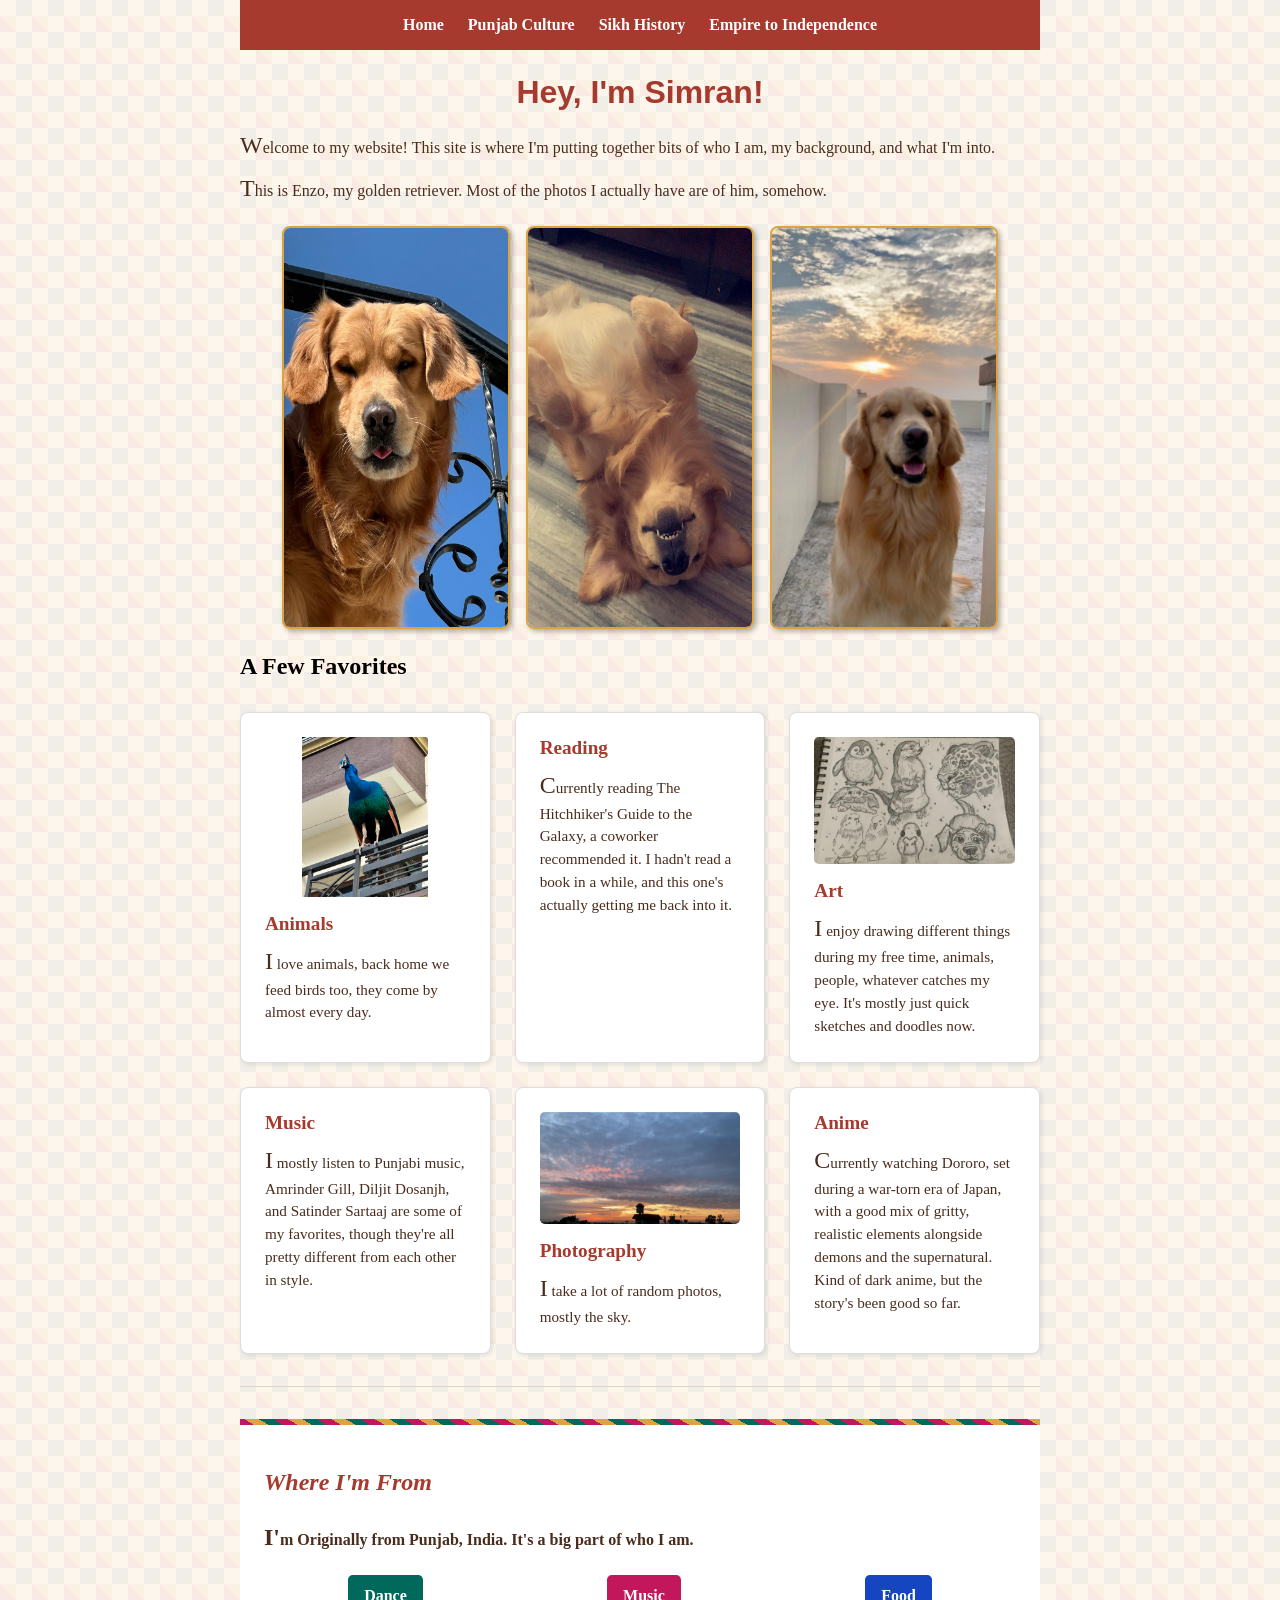
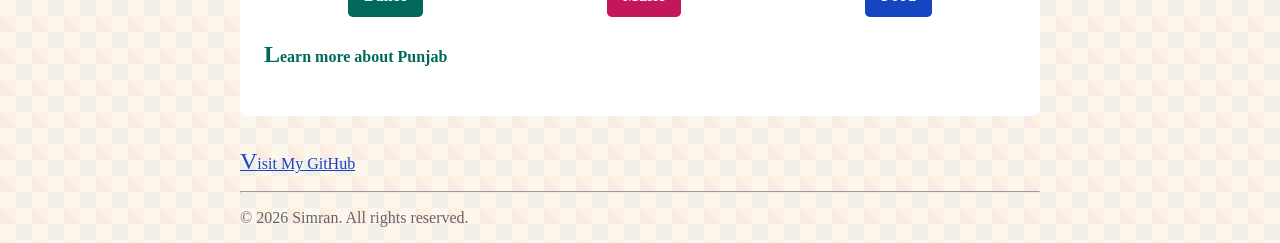
<file: index.html>
<!doctype html>
<html lang="en">
  <head>
    <meta charset="UTF-8" />
    <meta name="viewport" content="width=device-width, initial-scale=1.0" />
    <title>Simran's Website</title>
    <link rel="stylesheet" href="styles.css" />
    <link rel="preconnect" href="https://fonts.googleapis.com" />
    <link rel="preconnect" href="https://fonts.gstatic.com" crossorigin />
    <link
      href="https://fonts.googleapis.com/css2?family=Playfair+Display:wght@600;700&display=swap"
      rel="stylesheet"
    />
    <link
      rel="stylesheet"
      href="https://cdnjs.cloudflare.com/ajax/libs/font-awesome/6.5.1/css/all.min.css"
    />
    <link
      rel="apple-touch-icon"
      sizes="180x180"
      href="favicons/apple-touch-icon.png"
    />
    <link
      rel="icon"
      type="image/png"
      sizes="32x32"
      href="favicons/favicon-32x32.png"
    />
    <link
      rel="icon"
      type="image/png"
      sizes="16x16"
      href="favicons/favicon-16x16.png"
    />
    <link rel="manifest" href="favicons/site.webmanifest" />
  </head>

  <body>
    <nav class="site-nav">
      <a href="index.html">Home</a>
      <a href="culture.html">Punjab Culture</a>
      <a href="history.html">Sikh History</a>
      <a href="warriors.html">Empire to Independence</a>
    </nav>
    <!-- Page heading -->
    <h1>Hey, I'm Simran!</h1>

    <!-- Main content of the homepage -->
    <main>
      <p>
        Welcome to my website! This site is where I'm putting together bits of
        who I am, my background, and what I'm into.
      </p>

      <!--Photo of my dog-->
      <p>
        This is Enzo, my golden retriever. Most of the photos I actually have
        are of him, somehow.
      </p>
      <div class="dog-gallery">
        <img src="images/homepage/dog.jpeg" alt="My dog" class="dog-photo" />
        <img src="images/homepage/dog2.jpeg" alt="My dog" class="dog-photo" />
        <img src="images/homepage/dog3.jpeg" alt="My dog" class="dog-photo" />
      </div>

      <!-- Grid Layout Section -->
      <h2>A Few Favorites</h2>
      <div class="grid-layout-section">
        <div class="grid-card">
          <img
            src="images/homepage/peacock.jpeg"
            alt="A peacock on rooftop"
            class="grid-img"
          />
          <h3>Animals</h3>
          <p>
            I love animals, back home we feed birds too, they come by almost
            every day.
          </p>
        </div>
        <div class="grid-card">
          <h3>Reading</h3>
          <p>
            Currently reading The Hitchhiker's Guide to the Galaxy, a coworker
            recommended it. I hadn't read a book in a while, and this one's
            actually getting me back into it.
          </p>
        </div>
        <div class="grid-card">
          <img src="images/homepage/doodle.jpeg" alt="doodles I drew" class="grid-img" />
          <h3>Art</h3>
          <p>
            I enjoy drawing different things during my free time, animals,
            people, whatever catches my eye. It's mostly just quick sketches and
            doodles now.
          </p>
        </div>
        <div class="grid-card">
          <h3>Music</h3>
          <p>
            I mostly listen to Punjabi music, Amrinder Gill, Diljit Dosanjh, and
            Satinder Sartaaj are some of my favorites, though they're all pretty
            different from each other in style.
          </p>
        </div>
        <div class="grid-card">
          <img
            src="images/homepage/sky.jpeg"
            alt="A sky photo I took back home"
            class="grid-img"
          />
          <h3>Photography</h3>
          <p>I take a lot of random photos, mostly the sky.</p>
        </div>
        <div class="grid-card">
          <h3>Anime</h3>
          <p>
            Currently watching Dororo, set during a war-torn era of Japan, with
            a good mix of gritty, realistic elements alongside demons and the
            supernatural. Kind of dark anime, but the story's been good so far.
          </p>
        </div>
      </div>

      <!-- Backgroud -->
      <section class="roots-section">
        <h2>Where I'm From</h2>
        <p>I'm Originally from Punjab, India. It's a big part of who I am.</p>

        <div class="roots-list">
          <a href="https://www.youtube.com/@BhangraEmpire/featured">Dance</a>
          <a
            href="https://open.spotify.com/playlist/37i9dQZF1DWXVJK4aT7pmk?si=54df5633cfe44718"
            >Music</a
          >
          <a href="https://mehfilindiancuisineandbar.com/">Food</a>
        </div>

        <p>
          <a href="https://en.wikipedia.org/wiki/Punjab,_India"
            >Learn more about Punjab</a
          >
        </p>
      </section>

      <!--Link-->
      <p><a href="https://github.com/Kaurs1mran">Visit My GitHub</a></p>
    </main>
    <hr />

    <!--Footer-->
    <footer>
      <p id="copyright">&copy; 2026 Simran. All rights reserved.</p>
    </footer>
  </body>
</html>
</file>
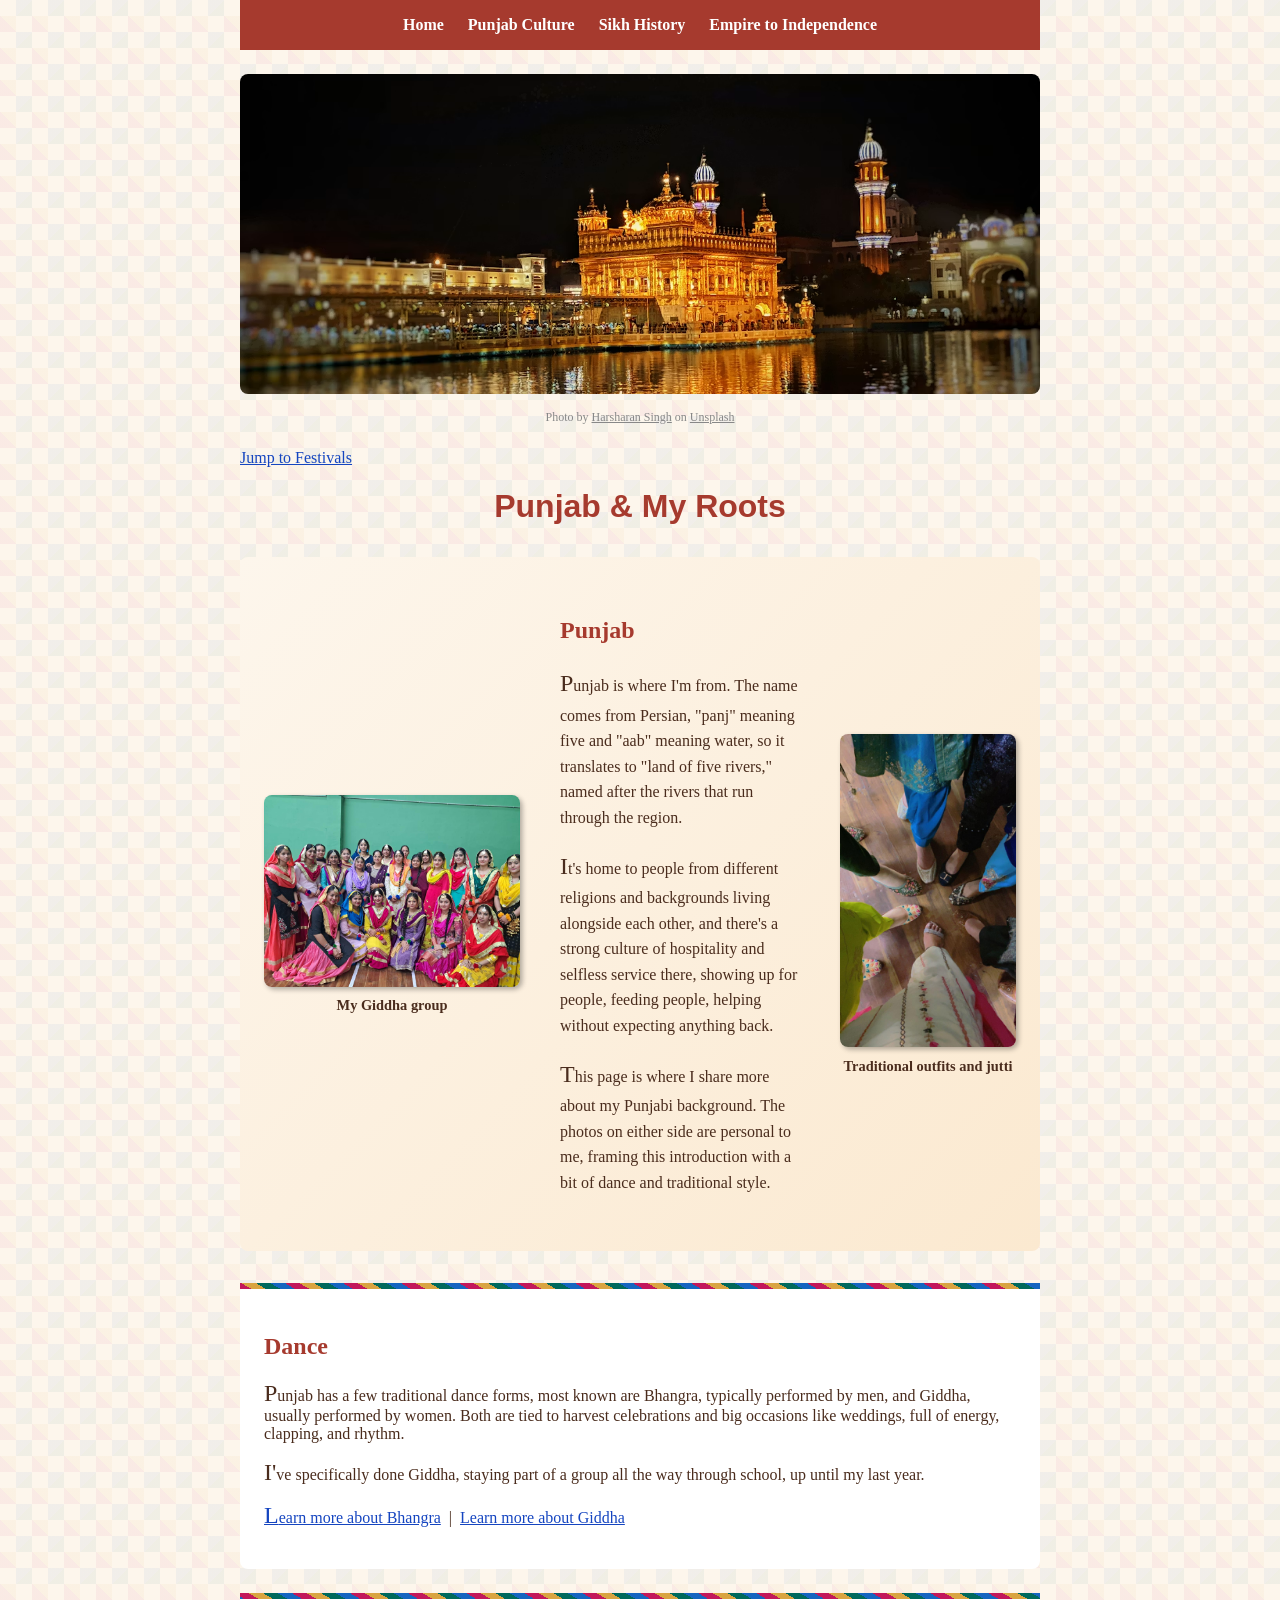
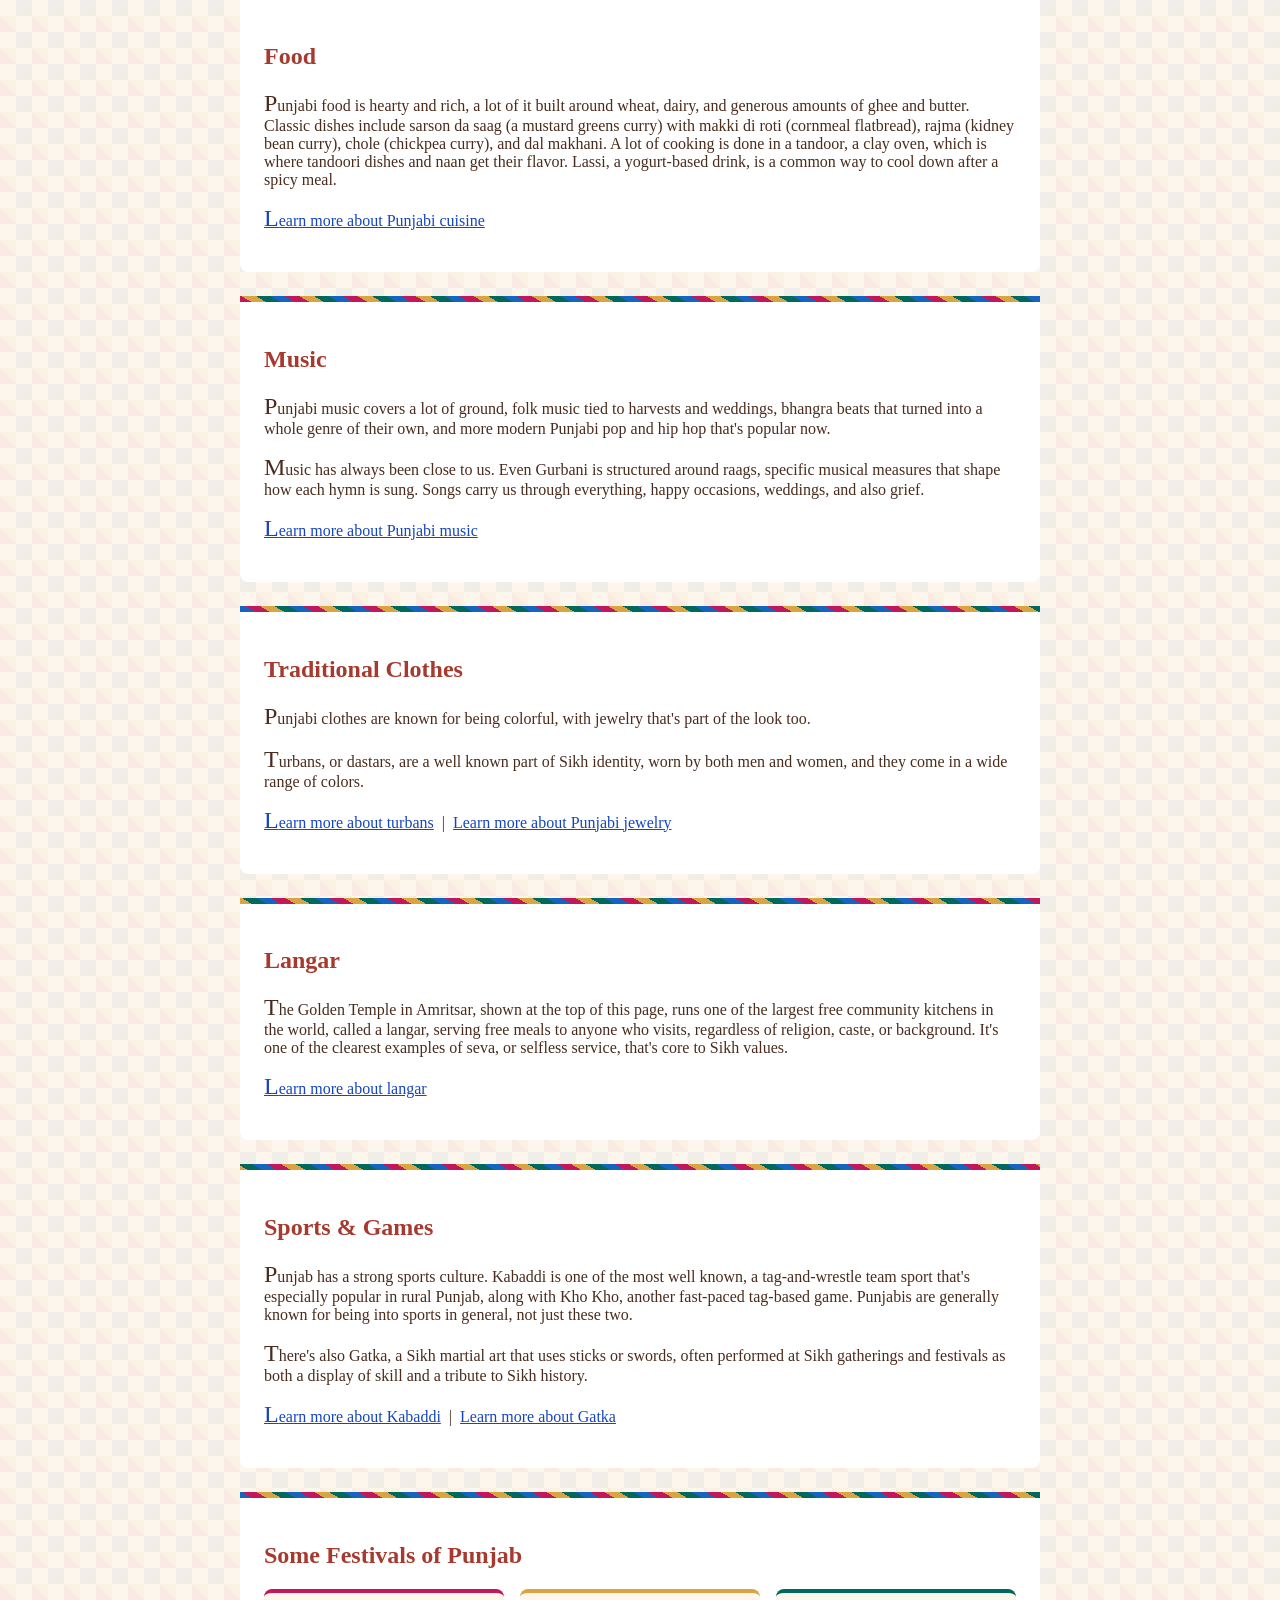
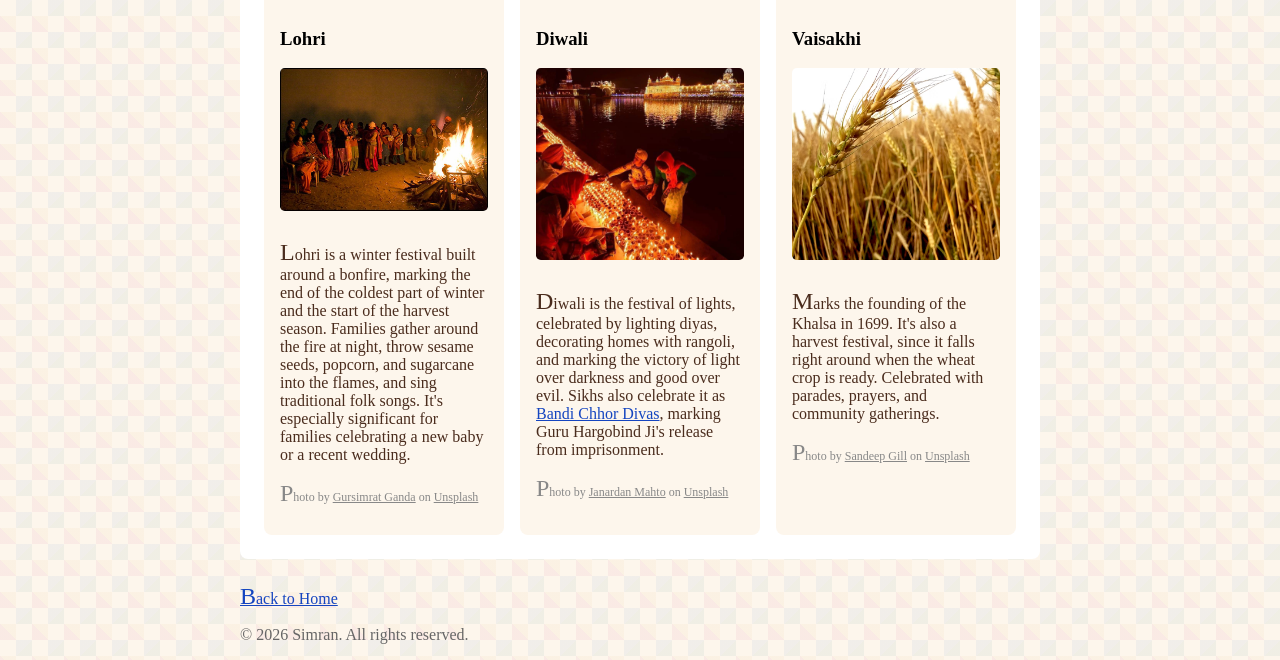
<file: culture.html>
<!doctype html>
<html lang="en">
  <head>
    <meta charset="UTF-8" />
    <meta name="viewport" content="width=device-width, initial-scale=1.0" />
    <title>Punjab Culture - Simran's Website</title>
    <link rel="stylesheet" href="styles.css" />
    <link rel="preconnect" href="https://fonts.googleapis.com" />
    <link rel="preconnect" href="https://fonts.gstatic.com" crossorigin />
    <link
      href="https://fonts.googleapis.com/css2?family=Playfair+Display:wght@600;700&display=swap"
      rel="stylesheet"
    />
    <link
      rel="stylesheet"
      href="https://cdnjs.cloudflare.com/ajax/libs/font-awesome/6.5.1/css/all.min.css"
    />
    <link
      rel="apple-touch-icon"
      sizes="180x180"
      href="favicons/apple-touch-icon.png"
    />
    <link
      rel="icon"
      type="image/png"
      sizes="32x32"
      href="favicons/favicon-32x32.png"
    />
    <link
      rel="icon"
      type="image/png"
      sizes="16x16"
      href="favicons/favicon-16x16.png"
    />
    <link rel="manifest" href="favicons/site.webmanifest" />
  </head>

  <body>
    <!-- Navigation menu - consistent across all pages -->
    <nav class="site-nav">
      <a href="index.html">Home</a>
      <a href="culture.html">Punjab Culture</a>
      <a href="history.html">Sikh History</a>
      <a href="warriors.html">Empire to Independence</a>
    </nav>

    <!-- Hero banner image -->
    <div class="hero-banner">
      <img
        src="images/culture/golden_temple.avif"
        alt="The Golden Temple in Amritsar"
      />
      <p class="photo-credit">
        Photo by
        <a href="https://unsplash.com/@harsharansingh20" target="_blank"
          >Harsharan Singh</a
        >
        on
        <a href="https://unsplash.com/@harsharansingh20" target="_blank"
          >Unsplash</a
        >
      </p>
    </div>

    <p><a href="#festivals">Jump to Festivals</a></p>

    <!-- Page heading -->
    <h1>Punjab & My Roots</h1>

    <main>
      <!-- Three-column layout: image, text, image -->
      <div class="page2-columns">
        <figure>
          <img
            src="images/culture/giddha.jpeg"
            alt="My Giddha group"
            class="big-photo"
          />
          <figcaption>My Giddha group</figcaption>
        </figure>

        <div class="page2-text">
          <h2>Punjab</h2>
          <p>
            Punjab is where I'm from. The name comes from Persian, "panj"
            meaning five and "aab" meaning water, so it translates to "land of
            five rivers," named after the rivers that run through the region.
          </p>
          <p>
            It's home to people from different religions and backgrounds living
            alongside each other, and there's a strong culture of hospitality
            and selfless service there, showing up for people, feeding people,
            helping without expecting anything back.
          </p>
          <p>
            This page is where I share more about my Punjabi background. The
            photos on either side are personal to me, framing this introduction
            with a bit of dance and traditional style.
          </p>
        </div>

        <figure>
          <img
            src="images/culture/jutti.jpeg"
            alt="Traditional Punjabi footwear and outfits"
            class="medium-photo"
          />
          <figcaption>Traditional outfits and jutti</figcaption>
        </figure>
      </div>

      <!-- Dance -->
      <section class="culture-section phulkari-accent">
        <h2>Dance</h2>
        <p>
          Punjab has a few traditional dance forms, most known are Bhangra,
          typically performed by men, and Giddha, usually performed by women.
          Both are tied to harvest celebrations and big occasions like weddings,
          full of energy, clapping, and rhythm.
        </p>
        <p>
          I've specifically done Giddha, staying part of a group all the way
          through school, up until my last year.
        </p>
        <p>
          <a
            href="https://en.wikipedia.org/wiki/Bhangra_(dance)"
            target="_blank"
            >Learn more about Bhangra</a
          >
          &nbsp;|&nbsp;
          <a href="https://en.wikipedia.org/wiki/Giddha" target="_blank"
            >Learn more about Giddha</a
          >
        </p>
      </section>

      <!-- Food -->
      <section class="culture-section phulkari-accent">
        <h2>Food</h2>
        <p>
          Punjabi food is hearty and rich, a lot of it built around wheat,
          dairy, and generous amounts of ghee and butter. Classic dishes include
          sarson da saag (a mustard greens curry) with makki di roti (cornmeal
          flatbread), rajma (kidney bean curry), chole (chickpea curry), and dal
          makhani. A lot of cooking is done in a tandoor, a clay oven, which is
          where tandoori dishes and naan get their flavor. Lassi, a yogurt-based
          drink, is a common way to cool down after a spicy meal.
        </p>
        <p>
          <a
            href="https://en.wikipedia.org/wiki/Punjabi_cuisine"
            target="_blank"
            >Learn more about Punjabi cuisine</a
          >
        </p>
      </section>

      <!-- Music -->
      <section class="culture-section phulkari-accent">
        <h2>Music</h2>
        <p>
          Punjabi music covers a lot of ground, folk music tied to harvests and
          weddings, bhangra beats that turned into a whole genre of their own,
          and more modern Punjabi pop and hip hop that's popular now.
        </p>
        <p>
          Music has always been close to us. Even Gurbani is structured around
          raags, specific musical measures that shape how each hymn is sung.
          Songs carry us through everything, happy occasions, weddings, and also
          grief.
        </p>
        <p>
          <a
            href="https://en.wikipedia.org/wiki/Music_of_Punjab"
            target="_blank"
            >Learn more about Punjabi music</a
          >
        </p>
      </section>

      <!-- Traditional Clothes -->
      <section class="culture-section phulkari-accent">
        <h2>Traditional Clothes</h2>
        <p>
          Punjabi clothes are known for being colorful, with jewelry that's part
          of the look too.
        </p>
        <p>
          Turbans, or dastars, are a well known part of Sikh identity, worn by
          both men and women, and they come in a wide range of colors.
        </p>
        <p>
          <a href="https://en.wikipedia.org/wiki/Sikh_turban" target="_blank"
            >Learn more about turbans</a
          >
          &nbsp;|&nbsp;
          <a
            href="https://www.allaboutsikhs.com/punjab-traditional-ornaments-of-punjab/"
            target="_blank"
            >Learn more about Punjabi jewelry</a
          >
        </p>
      </section>

      <!-- Langar -->
      <section class="culture-section phulkari-accent">
        <h2>Langar</h2>
        <p>
          The Golden Temple in Amritsar, shown at the top of this page, runs one
          of the largest free community kitchens in the world, called a langar,
          serving free meals to anyone who visits, regardless of religion,
          caste, or background. It's one of the clearest examples of seva, or
          selfless service, that's core to Sikh values.
        </p>
        <p>
          <a
            href="https://en.wikipedia.org/wiki/Langar_(Sikhism)"
            target="_blank"
            >Learn more about langar</a
          >
        </p>
      </section>

      <!-- Sports & Games -->
      <section class="culture-section phulkari-accent">
        <h2>Sports & Games</h2>
        <p>
          Punjab has a strong sports culture. Kabaddi is one of the most well
          known, a tag-and-wrestle team sport that's especially popular in rural
          Punjab, along with Kho Kho, another fast-paced tag-based game.
          Punjabis are generally known for being into sports in general, not
          just these two.
        </p>
        <p>
          There's also Gatka, a Sikh martial art that uses sticks or swords,
          often performed at Sikh gatherings and festivals as both a display of
          skill and a tribute to Sikh history.
        </p>
        <p>
          <a href="https://en.wikipedia.org/wiki/Kabaddi" target="_blank"
            >Learn more about Kabaddi</a
          >
          &nbsp;|&nbsp;
          <a href="https://en.wikipedia.org/wiki/Gatka" target="_blank"
            >Learn more about Gatka</a
          >
        </p>
      </section>

      <!-- Festivals -->
      <section class="culture-section phulkari-accent" id="festivals">
        <h2>Some Festivals of Punjab</h2>

        <div class="festival-grid">
          <div class="festival-card">
            <h3>Lohri</h3>
            <img
              src="images/culture/lohri.jpg"
              alt="A Lohri bonfire"
              class="festival-img"
            />
            <p>
              Lohri is a winter festival built around a bonfire, marking the end
              of the coldest part of winter and the start of the harvest season.
              Families gather around the fire at night, throw sesame seeds,
              popcorn, and sugarcane into the flames, and sing traditional folk
              songs. It's especially significant for families celebrating a new
              baby or a recent wedding.
            </p>
            <p class="photo-credit">
              Photo by
              <a href="https://unsplash.com/@gurysimrat" target="_blank"
                >Gursimrat Ganda</a
              >
              on
              <a
                href="https://unsplash.com/photos/burning-wood-on-brown-soil-iu7nL1bN3e0"
                target="_blank"
                >Unsplash</a
              >
            </p>
          </div>

          <div class="festival-card">
            <h3>Diwali</h3>
            <img
              src="images/culture/diwali.jpg"
              alt="A person holding a lit diya"
              class="festival-img"
            />
            <p>
              Diwali is the festival of lights, celebrated by lighting diyas,
              decorating homes with rangoli, and marking the victory of light
              over darkness and good over evil. Sikhs also celebrate it as
              <a
                href="https://en.wikipedia.org/wiki/Bandi_Chhor_Divas"
                target="_blank"
                >Bandi Chhor Divas</a
              >, marking Guru Hargobind Ji's release from imprisonment.
            </p>
            <p class="photo-credit">
              Photo by
              <a href="https://unsplash.com/@janardan_mahto" target="_blank"
                >Janardan Mahto</a
              >
              on
              <a href="https://unsplash.com/s/photos/diya" target="_blank"
                >Unsplash</a
              >
            </p>
          </div>

          <div class="festival-card">
            <h3>Vaisakhi</h3>
            <img
              src="images/culture/wheat.avif"
              alt="A wheat field in Punjab"
              class="festival-img"
            />
            <p>
              Marks the founding of the Khalsa in 1699. It's also a harvest
              festival, since it falls right around when the wheat crop is
              ready. Celebrated with parades, prayers, and community gatherings.
            </p>
            <p class="photo-credit">
              Photo by
              <a href="https://unsplash.com/@sandeepdelineates" target="_blank"
                >Sandeep Gill</a
              >
              on
              <a href="https://unsplash.com/@sandeepdelineates" target="_blank"
                >Unsplash</a
              >
            </p>
          </div>
        </div>
      </section>

      <!--Link back to homepage-->
      <p><a href="index.html">Back to Home</a></p>
    </main>

    <!--Footer-->
    <footer>
      <p id="copyright">&copy; 2026 Simran. All rights reserved.</p>
    </footer>
  </body>
</html>
</file>
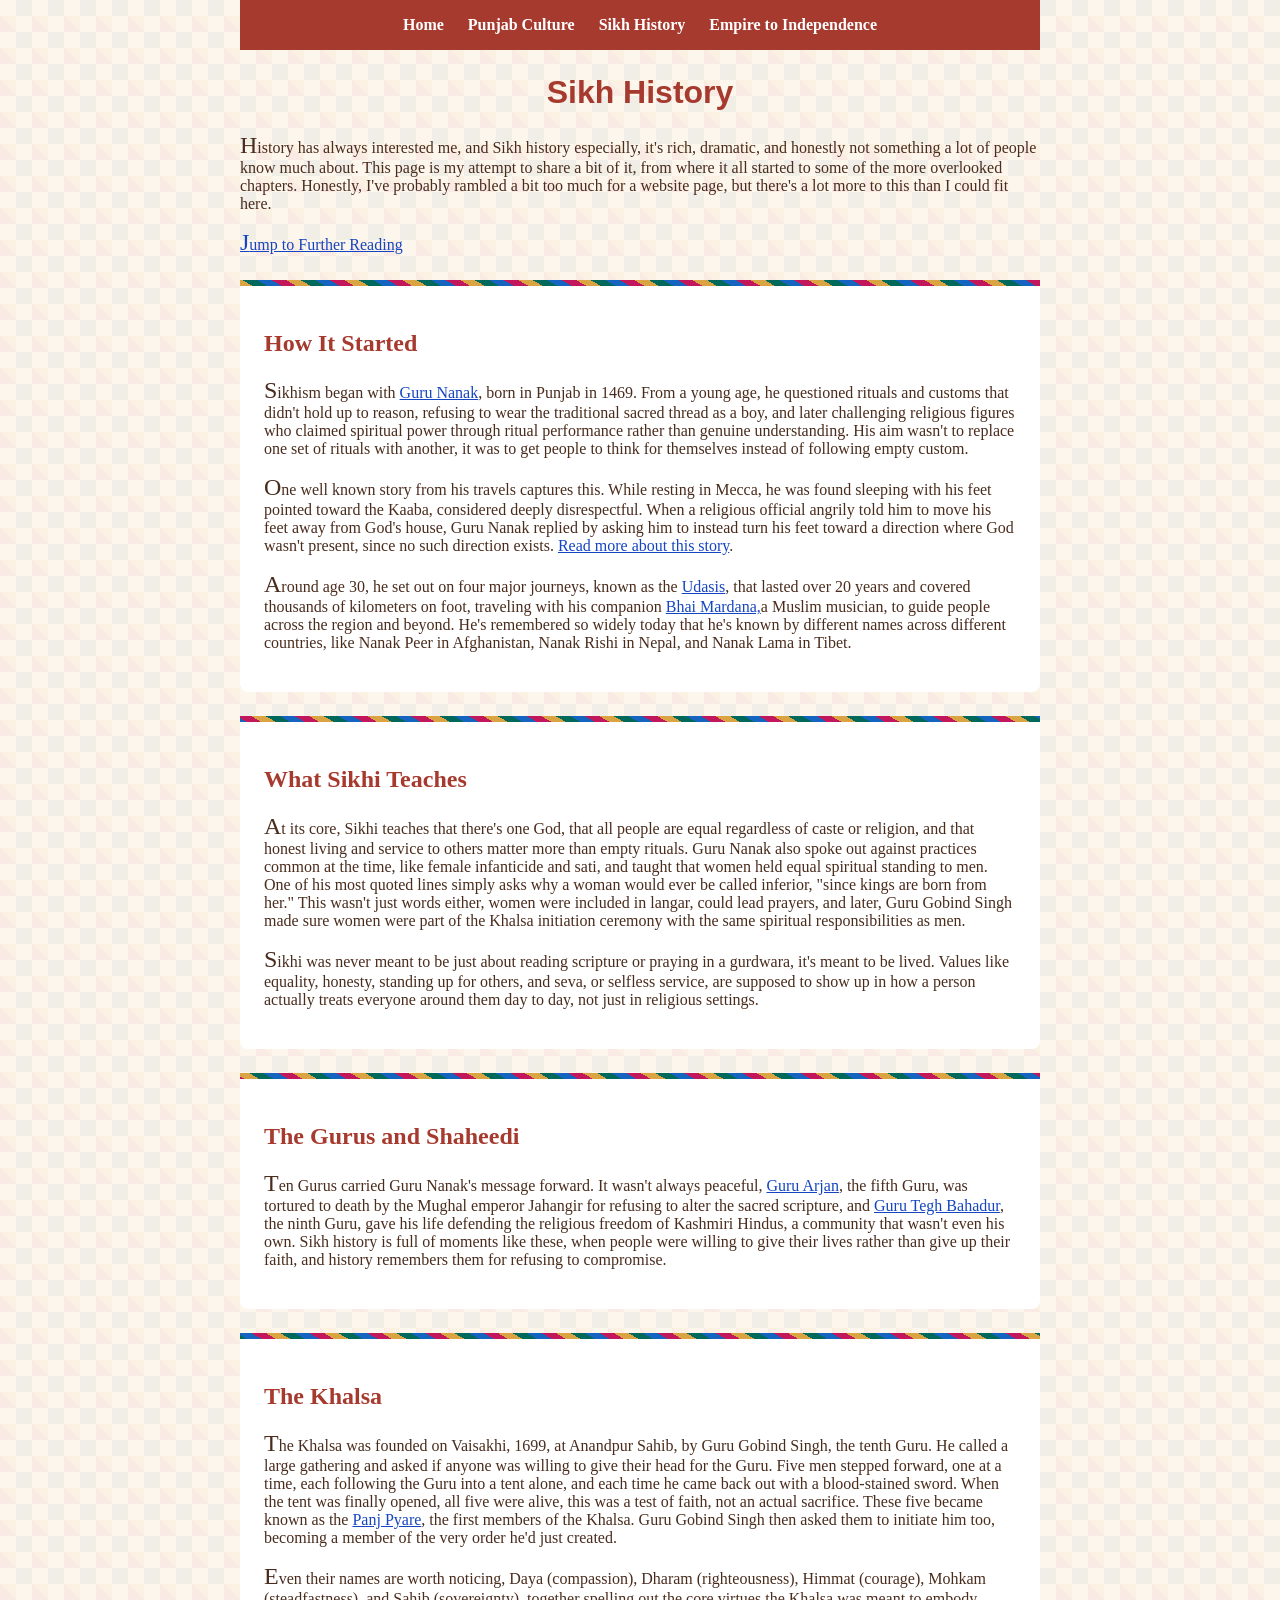
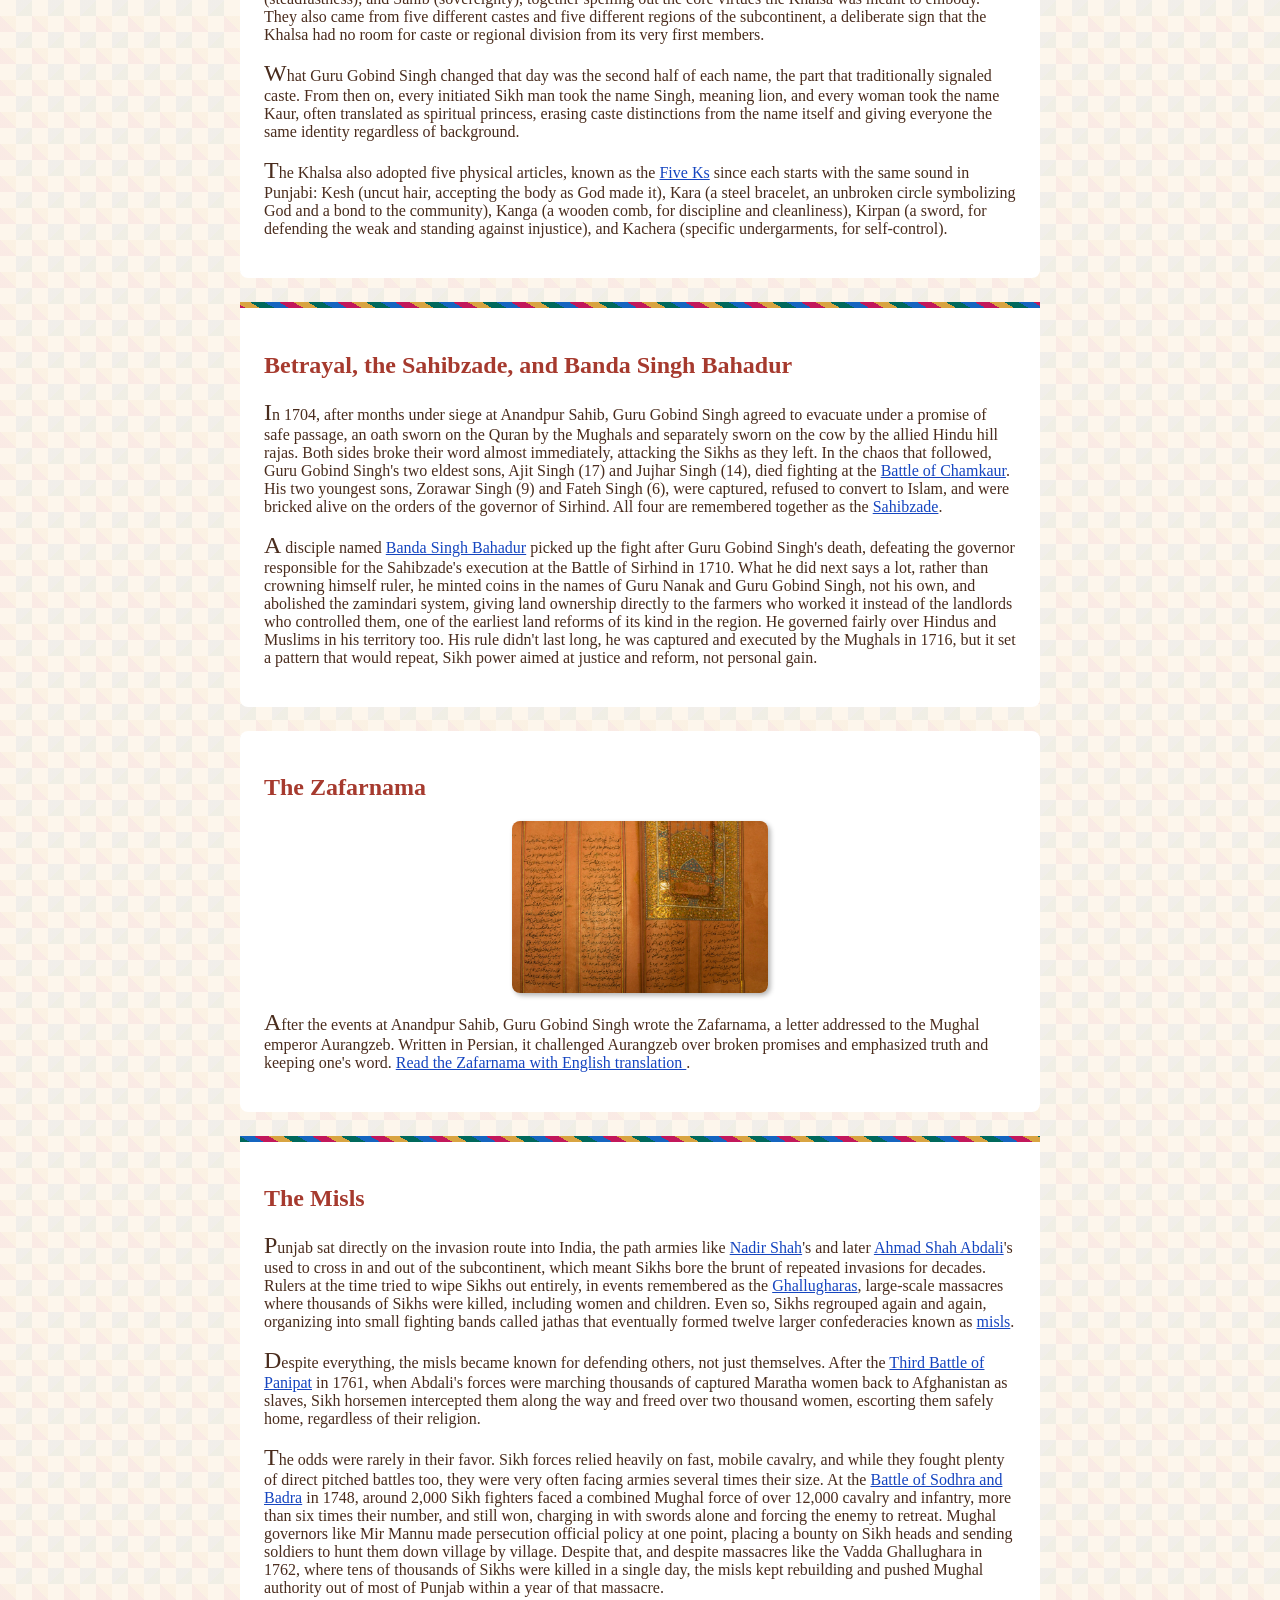
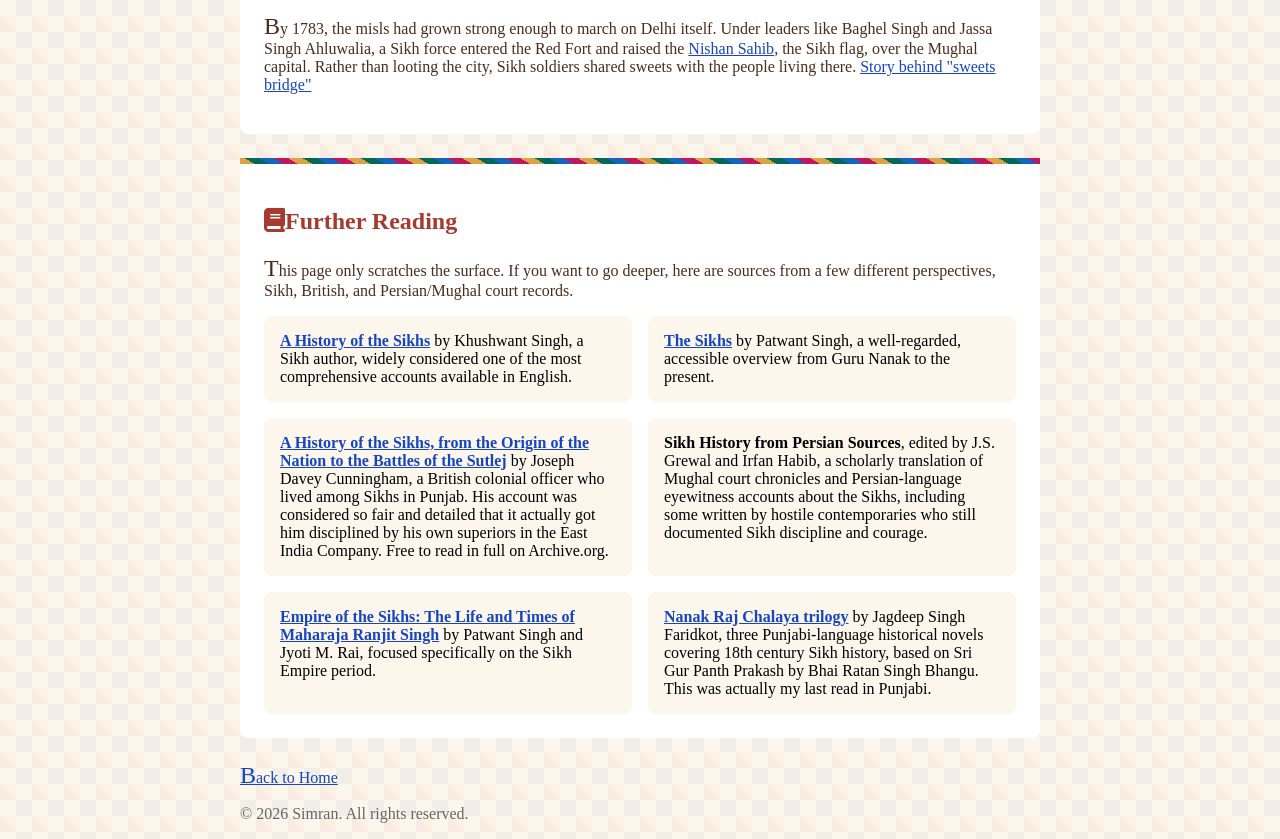
<file: history.html>
<!doctype html>
<html lang="en">
  <head>
    <meta charset="UTF-8" />
    <meta name="viewport" content="width=device-width, initial-scale=1.0" />
    <title>Sikh History - Simran's Website</title>
    <link rel="stylesheet" href="styles.css" />
    <link rel="preconnect" href="https://fonts.googleapis.com" />
    <link rel="preconnect" href="https://fonts.gstatic.com" crossorigin />
    <link
      href="https://fonts.googleapis.com/css2?family=Playfair+Display:wght@600;700&display=swap"
      rel="stylesheet"
    />
    <link
      rel="stylesheet"
      href="https://cdnjs.cloudflare.com/ajax/libs/font-awesome/6.5.1/css/all.min.css"
    />
    <link
      rel="apple-touch-icon"
      sizes="180x180"
      href="favicons/apple-touch-icon.png"
    />
    <link
      rel="icon"
      type="image/png"
      sizes="32x32"
      href="favicons/favicon-32x32.png"
    />
    <link
      rel="icon"
      type="image/png"
      sizes="16x16"
      href="favicons/favicon-16x16.png"
    />
    <link rel="manifest" href="favicons/site.webmanifest" />
  </head>

  <body>
    <!-- Navigation menu - consistent across all pages -->
    <nav class="site-nav">
      <a href="index.html">Home</a>
      <a href="culture.html">Punjab Culture</a>
      <a href="history.html">Sikh History</a>
      <a href="warriors.html">Empire to Independence</a>
    </nav>

    <!-- Page heading -->
    <h1>Sikh History</h1>

    <main>
      <!-- Intro: why this page exists -->
      <p>
        History has always interested me, and Sikh history especially, it's
        rich, dramatic, and honestly not something a lot of people know much
        about. This page is my attempt to share a bit of it, from where it all
        started to some of the more overlooked chapters. Honestly, I've probably
        rambled a bit too much for a website page, but there's a lot more to
        this than I could fit here.
      </p>

      <p><a href="#further-reading">Jump to Further Reading</a></p>

      <!-- How It Started -->
      <section class="culture-section phulkari-accent">
        <h2>How It Started</h2>
        <p>
          Sikhism began with
          <a href="https://en.wikipedia.org/wiki/Guru_Nanak" target="_blank"
            >Guru Nanak</a
          >, born in Punjab in 1469. From a young age, he questioned rituals and
          customs that didn't hold up to reason, refusing to wear the
          traditional sacred thread as a boy, and later challenging religious
          figures who claimed spiritual power through ritual performance rather
          than genuine understanding. His aim wasn't to replace one set of
          rituals with another, it was to get people to think for themselves
          instead of following empty custom.
        </p>
        <p>
          One well known story from his travels captures this. While resting in
          Mecca, he was found sleeping with his feet pointed toward the Kaaba,
          considered deeply disrespectful. When a religious official angrily
          told him to move his feet away from God's house, Guru Nanak replied by
          asking him to instead turn his feet toward a direction where God
          wasn't present, since no such direction exists.
          <a
            href="https://discoversikhism.com/sikh_gurus/guru_nanak_mecca.html"
            target="_blank"
            >Read more about this story</a
          >.
        </p>
        <p>
          Around age 30, he set out on four major journeys, known as the
          <a href="https://en.wikipedia.org/wiki/Udasi" target="_blank"
            >Udasis</a
          >, that lasted over 20 years and covered thousands of kilometers on
          foot, traveling with his companion
          <a href="https://en.wikipedia.org/wiki/Bhai_Mardana">Bhai Mardana,</a
          >a Muslim musician, to guide people across the region and beyond. He's
          remembered so widely today that he's known by different names across
          different countries, like Nanak Peer in Afghanistan, Nanak Rishi in
          Nepal, and Nanak Lama in Tibet.
        </p>
      </section>

      <!-- What Sikhi Teaches -->
      <section class="culture-section phulkari-accent">
        <h2>What Sikhi Teaches</h2>
        <p>
          At its core, Sikhi teaches that there's one God, that all people are
          equal regardless of caste or religion, and that honest living and
          service to others matter more than empty rituals. Guru Nanak also
          spoke out against practices common at the time, like female
          infanticide and sati, and taught that women held equal spiritual
          standing to men. One of his most quoted lines simply asks why a woman
          would ever be called inferior, "since kings are born from her." This
          wasn't just words either, women were included in langar, could lead
          prayers, and later, Guru Gobind Singh made sure women were part of the
          Khalsa initiation ceremony with the same spiritual responsibilities as
          men.
        </p>
        <p>
          Sikhi was never meant to be just about reading scripture or praying in
          a gurdwara, it's meant to be lived. Values like equality, honesty,
          standing up for others, and seva, or selfless service, are supposed to
          show up in how a person actually treats everyone around them day to
          day, not just in religious settings.
        </p>
      </section>

      <!-- The Gurus and Shaheedi -->
      <section class="culture-section phulkari-accent">
        <h2>The Gurus and Shaheedi</h2>
        <p>
          Ten Gurus carried Guru Nanak's message forward. It wasn't always
          peaceful,
          <a href="https://en.wikipedia.org/wiki/Guru_Arjan" target="_blank"
            >Guru Arjan</a
          >, the fifth Guru, was tortured to death by the Mughal emperor
          Jahangir for refusing to alter the sacred scripture, and
          <a
            href="https://en.wikipedia.org/wiki/Guru_Tegh_Bahadur"
            target="_blank"
            >Guru Tegh Bahadur</a
          >, the ninth Guru, gave his life defending the religious freedom of
          Kashmiri Hindus, a community that wasn't even his own. Sikh history is
          full of moments like these, when people were willing to give their
          lives rather than give up their faith, and history remembers them for
          refusing to compromise.
        </p>
      </section>

      <!-- The Khalsa -->
      <section class="culture-section phulkari-accent">
        <h2>The Khalsa</h2>
        <p>
          The Khalsa was founded on Vaisakhi, 1699, at Anandpur Sahib, by Guru
          Gobind Singh, the tenth Guru. He called a large gathering and asked if
          anyone was willing to give their head for the Guru. Five men stepped
          forward, one at a time, each following the Guru into a tent alone, and
          each time he came back out with a blood-stained sword. When the tent
          was finally opened, all five were alive, this was a test of faith, not
          an actual sacrifice. These five became known as the
          <a href="https://en.wikipedia.org/wiki/Panj_Pyare" target="_blank"
            >Panj Pyare</a
          >, the first members of the Khalsa. Guru Gobind Singh then asked them
          to initiate him too, becoming a member of the very order he'd just
          created.
        </p>
        <p>
          Even their names are worth noticing, Daya (compassion), Dharam
          (righteousness), Himmat (courage), Mohkam (steadfastness), and Sahib
          (sovereignty), together spelling out the core virtues the Khalsa was
          meant to embody. They also came from five different castes and five
          different regions of the subcontinent, a deliberate sign that the
          Khalsa had no room for caste or regional division from its very first
          members.
        </p>
        <p>
          What Guru Gobind Singh changed that day was the second half of each
          name, the part that traditionally signaled caste. From then on, every
          initiated Sikh man took the name Singh, meaning lion, and every woman
          took the name Kaur, often translated as spiritual princess, erasing
          caste distinctions from the name itself and giving everyone the same
          identity regardless of background.
        </p>
        <p>
          The Khalsa also adopted five physical articles, known as the
          <a href="https://en.wikipedia.org/wiki/Five_Ks" target="_blank"
            >Five Ks</a
          >
          since each starts with the same sound in Punjabi: Kesh (uncut hair,
          accepting the body as God made it), Kara (a steel bracelet, an
          unbroken circle symbolizing God and a bond to the community), Kanga (a
          wooden comb, for discipline and cleanliness), Kirpan (a sword, for
          defending the weak and standing against injustice), and Kachera
          (specific undergarments, for self-control).
        </p>
      </section>

      <!-- Betrayal, Sahibzade, Banda Singh Bahadur -->
      <section class="culture-section phulkari-accent">
        <h2>Betrayal, the Sahibzade, and Banda Singh Bahadur</h2>
        <p>
          In 1704, after months under siege at Anandpur Sahib, Guru Gobind Singh
          agreed to evacuate under a promise of safe passage, an oath sworn on
          the Quran by the Mughals and separately sworn on the cow by the allied
          Hindu hill rajas. Both sides broke their word almost immediately,
          attacking the Sikhs as they left. In the chaos that followed, Guru
          Gobind Singh's two eldest sons, Ajit Singh (17) and Jujhar Singh (14),
          died fighting at the
          <a
            href="https://en.wikipedia.org/wiki/Battle_of_Chamkaur"
            target="_blank"
            >Battle of Chamkaur</a
          >. His two youngest sons, Zorawar Singh (9) and Fateh Singh (6), were
          captured, refused to convert to Islam, and were bricked alive on the
          orders of the governor of Sirhind. All four are remembered together as
          the
          <a href="https://en.wikipedia.org/wiki/Char_Sahibzade" target="_blank"
            >Sahibzade</a
          >.
        </p>
        <p>
          A disciple named
          <a
            href="https://en.wikipedia.org/wiki/Banda_Singh_Bahadur"
            target="_blank"
            >Banda Singh Bahadur</a
          >
          picked up the fight after Guru Gobind Singh's death, defeating the
          governor responsible for the Sahibzade's execution at the Battle of
          Sirhind in 1710. What he did next says a lot, rather than crowning
          himself ruler, he minted coins in the names of Guru Nanak and Guru
          Gobind Singh, not his own, and abolished the zamindari system, giving
          land ownership directly to the farmers who worked it instead of the
          landlords who controlled them, one of the earliest land reforms of its
          kind in the region. He governed fairly over Hindus and Muslims in his
          territory too. His rule didn't last long, he was captured and executed
          by the Mughals in 1716, but it set a pattern that would repeat, Sikh
          power aimed at justice and reform, not personal gain.
        </p>
      </section>

      <!-- The Zafarnama -->
      <section class="culture-section">
        <h2>The Zafarnama</h2>

        <img
          class="zafarnama-img"
          src="images/history/Zafarnama.jpg"
          alt="Zafarnama manuscript"
        />

        <p>
          After the events at Anandpur Sahib, Guru Gobind Singh wrote the
          Zafarnama, a letter addressed to the Mughal emperor Aurangzeb. Written
          in Persian, it challenged Aurangzeb over broken promises and
          emphasized truth and keeping one's word.
          <a href="https://zafarnama.org/" target="_blank">
            Read the Zafarnama with English translation </a
          >.
        </p>
      </section>

      <!-- The Misls -->
      <section class="culture-section phulkari-accent">
        <h2>The Misls</h2>
        <p>
          Punjab sat directly on the invasion route into India, the path armies
          like
          <a href="https://en.wikipedia.org/wiki/Nader_Shah" target="_blank"
            >Nadir Shah</a
          >'s and later
          <a
            href="https://en.wikipedia.org/wiki/Ahmad_Shah_Durrani"
            target="_blank"
            >Ahmad Shah Abdali</a
          >'s used to cross in and out of the subcontinent, which meant Sikhs
          bore the brunt of repeated invasions for decades. Rulers at the time
          tried to wipe Sikhs out entirely, in events remembered as the
          <a
            href="https://en.wikipedia.org/wiki/Vadda_Ghalughara"
            target="_blank"
            >Ghallugharas</a
          >, large-scale massacres where thousands of Sikhs were killed,
          including women and children. Even so, Sikhs regrouped again and
          again, organizing into small fighting bands called jathas that
          eventually formed twelve larger confederacies known as
          <a
            href="https://en.wikipedia.org/wiki/Sikh_Confederacy"
            target="_blank"
            >misls</a
          >.
        </p>
        <p>
          Despite everything, the misls became known for defending others, not
          just themselves. After the
          <a
            href="https://en.wikipedia.org/wiki/Third_Battle_of_Panipat"
            target="_blank"
            >Third Battle of Panipat</a
          >
          in 1761, when Abdali's forces were marching thousands of captured
          Maratha women back to Afghanistan as slaves, Sikh horsemen intercepted
          them along the way and freed over two thousand women, escorting them
          safely home, regardless of their religion.
        </p>
        <p>
          The odds were rarely in their favor. Sikh forces relied heavily on
          fast, mobile cavalry, and while they fought plenty of direct pitched
          battles too, they were very often facing armies several times their
          size. At the
          <a
            href="https://en.wikipedia.org/wiki/Battle_of_Sodhra_and_Badra"
            target="_blank"
            >Battle of Sodhra and Badra</a
          >
          in 1748, around 2,000 Sikh fighters faced a combined Mughal force of
          over 12,000 cavalry and infantry, more than six times their number,
          and still won, charging in with swords alone and forcing the enemy to
          retreat. Mughal governors like Mir Mannu made persecution official
          policy at one point, placing a bounty on Sikh heads and sending
          soldiers to hunt them down village by village. Despite that, and
          despite massacres like the Vadda Ghallughara in 1762, where tens of
          thousands of Sikhs were killed in a single day, the misls kept
          rebuilding and pushed Mughal authority out of most of Punjab within a
          year of that massacre.
        </p>
        <p>
          By 1783, the misls had grown strong enough to march on Delhi itself.
          Under leaders like Baghel Singh and Jassa Singh Ahluwalia, a Sikh
          force entered the Red Fort and raised the
          <a href="https://en.wikipedia.org/wiki/Nishan_Sahib">Nishan Sahib</a>,
          the Sikh flag, over the Mughal capital. Rather than looting the city,
          Sikh soldiers shared sweets with the people living there.
          <a
            href="https://blog.barusahib.org/delhi-fateh-diwas-the-day-the-sikhs-won-delhi-from-the-mughals/"
            target="_blank"
            >Story behind "sweets bridge"</a
          >
        </p>
      </section>

      <!-- Further Reading, multiple perspectives -->
      <section id="further-reading" class="culture-section phulkari-accent">
        <h2><i class="fa-solid fa-book"></i>Further Reading</h2>
        <p>
          This page only scratches the surface. If you want to go deeper, here
          are sources from a few different perspectives, Sikh, British, and
          Persian/Mughal court records.
        </p>
        <ul class="reading-grid">
          <li>
            <strong>
              <a
                href="https://www.goodreads.com/book/show/332472"
                target="_blank"
                >A History of the Sikhs</a
              >
            </strong>
            by Khushwant Singh, a Sikh author, widely considered one of the most
            comprehensive accounts available in English.
          </li>
          <li>
            <strong>
              <a
                href="https://www.goodreads.com/book/show/1782693.The_Sikhs"
                target="_blank"
                >The Sikhs</a
              >
            </strong>
            by Patwant Singh, a well-regarded, accessible overview from Guru
            Nanak to the present.
          </li>
          <li>
            <strong>
              <a
                href="https://archive.org/stream/cunninghamshisto00cunnuoft/cunninghamshisto00cunnuoft_djvu.txt"
                target="_blank"
                >A History of the Sikhs, from the Origin of the Nation to the
                Battles of the Sutlej</a
              >
            </strong>
            by Joseph Davey Cunningham, a British colonial officer who lived
            among Sikhs in Punjab. His account was considered so fair and
            detailed that it actually got him disciplined by his own superiors
            in the East India Company. Free to read in full on Archive.org.
          </li>
          <li>
            <strong>Sikh History from Persian Sources</strong>, edited by J.S.
            Grewal and Irfan Habib, a scholarly translation of Mughal court
            chronicles and Persian-language eyewitness accounts about the Sikhs,
            including some written by hostile contemporaries who still
            documented Sikh discipline and courage.
          </li>
          <li>
            <strong>
              <a
                href="https://www.goodreads.com/book/show/2966734-empire-of-the-sikhs"
                target="_blank"
                >Empire of the Sikhs: The Life and Times of Maharaja Ranjit
                Singh</a
              >
            </strong>
            by Patwant Singh and Jyoti M. Rai, focused specifically on the Sikh
            Empire period.
          </li>
          <li>
            <strong>
              <a
                href="https://khalishouse.com/products/nanak-raj-chalaia-novel-series-by-jagdeep-singh-faridkot-3-book-bundle-pack"
                target="_blank"
                >Nanak Raj Chalaya trilogy</a
              >
            </strong>
            by Jagdeep Singh Faridkot, three Punjabi-language historical novels
            covering 18th century Sikh history, based on Sri Gur Panth Prakash
            by Bhai Ratan Singh Bhangu. This was actually my last read in
            Punjabi.
          </li>
        </ul>
      </section>

      <!--Link back to homepage-->
      <p><a href="index.html">Back to Home</a></p>
    </main>

    <!--Footer-->
    <footer>
      <p id="copyright">&copy; 2026 Simran. All rights reserved.</p>
    </footer>
  </body>
</html>
</file>
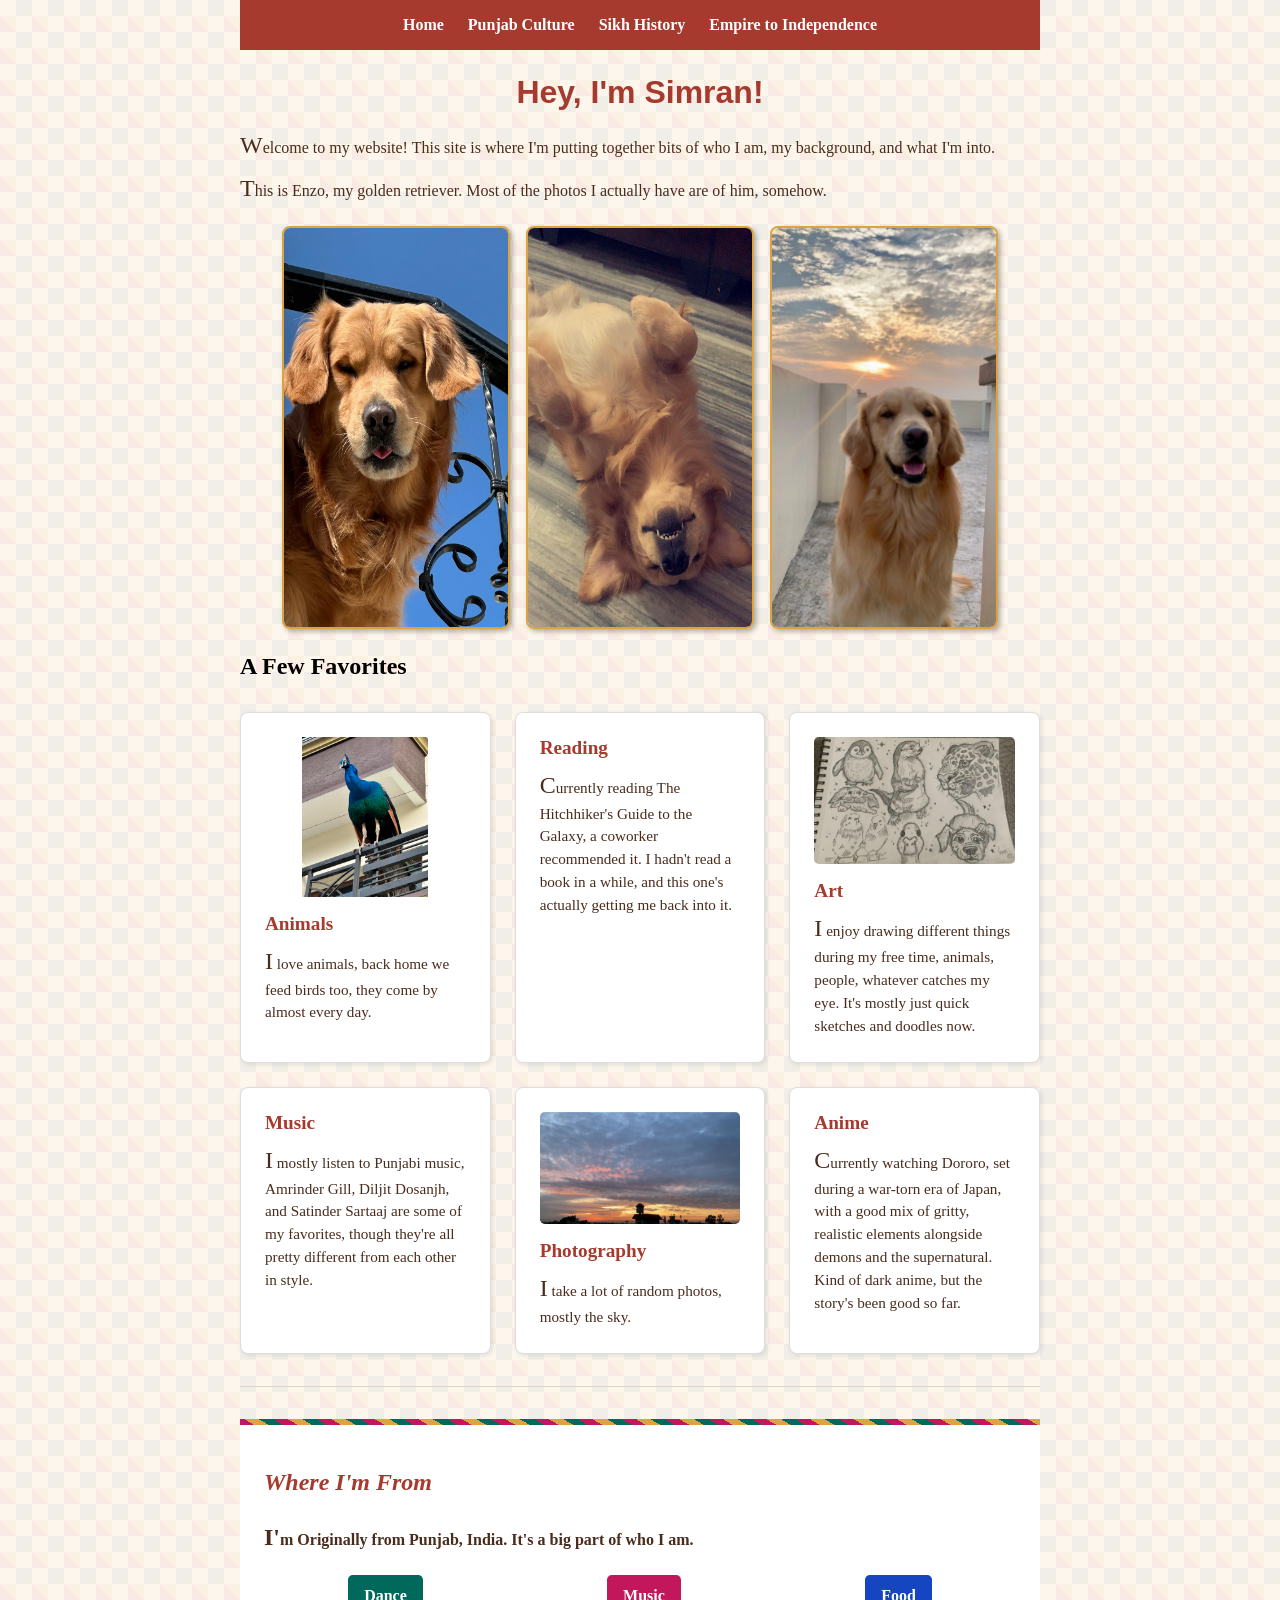
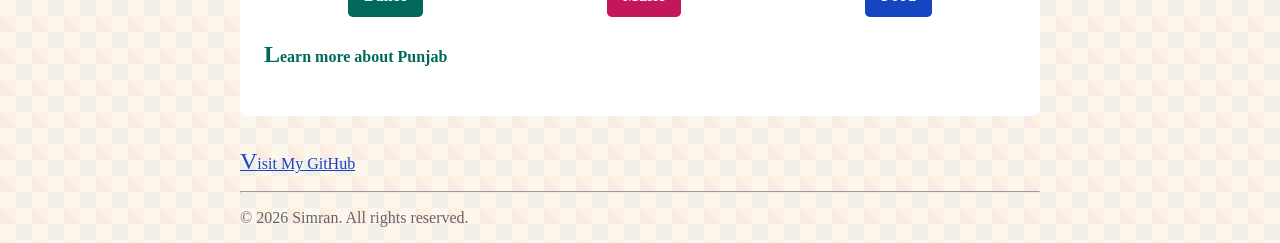
<file: homepage.html>
<!doctype html>
<html lang="en">
  <head>
    <meta charset="UTF-8" />
    <meta name="viewport" content="width=device-width, initial-scale=1.0" />
    <title>Simran's Website</title>
    <link rel="stylesheet" href="styles.css" />
    <link rel="preconnect" href="https://fonts.googleapis.com" />
    <link rel="preconnect" href="https://fonts.gstatic.com" crossorigin />
    <link
      href="https://fonts.googleapis.com/css2?family=Playfair+Display:wght@600;700&display=swap"
      rel="stylesheet"
    />
    <link
      rel="stylesheet"
      href="https://cdnjs.cloudflare.com/ajax/libs/font-awesome/6.5.1/css/all.min.css"
    />
    <link
      rel="apple-touch-icon"
      sizes="180x180"
      href="favicons/apple-touch-icon.png"
    />
    <link
      rel="icon"
      type="image/png"
      sizes="32x32"
      href="favicons/favicon-32x32.png"
    />
    <link
      rel="icon"
      type="image/png"
      sizes="16x16"
      href="favicons/favicon-16x16.png"
    />
    <link rel="manifest" href="favicons/site.webmanifest" />
  </head>

  <body>
    <nav class="site-nav">
      <a href="homepage.html">Home</a>
      <a href="culture.html">Punjab Culture</a>
      <a href="history.html">Sikh History</a>
      <a href="warriors.html">Empire to Independence</a>
    </nav>
    <!-- Page heading -->
    <h1>Hey, I'm Simran!</h1>

    <!-- Main content of the homepage -->
    <main>
      <p>
        Welcome to my website! This site is where I'm putting together bits of
        who I am, my background, and what I'm into.
      </p>

      <!--Photo of my dog-->
      <p>
        This is Enzo, my golden retriever. Most of the photos I actually have
        are of him, somehow.
      </p>
      <div class="dog-gallery">
        <img src="images/homepage/dog.jpeg" alt="My dog" class="dog-photo" />
        <img src="images/homepage/dog2.jpeg" alt="My dog" class="dog-photo" />
        <img src="images/homepage/dog3.jpeg" alt="My dog" class="dog-photo" />
      </div>

      <!-- Grid Layout Section -->
      <h2>A Few Favorites</h2>
      <div class="grid-layout-section">
        <div class="grid-card">
          <img
            src="images/homepage/peacock.jpeg"
            alt="A peacock on rooftop"
            class="grid-img"
          />
          <h3>Animals</h3>
          <p>
            I love animals, back home we feed birds too, they come by almost
            every day.
          </p>
        </div>
        <div class="grid-card">
          <h3>Reading</h3>
          <p>
            Currently reading The Hitchhiker's Guide to the Galaxy, a coworker
            recommended it. I hadn't read a book in a while, and this one's
            actually getting me back into it.
          </p>
        </div>
        <div class="grid-card">
          <img
            src="images/homepage/doodle.jpeg"
            alt="doodles I drew"
            class="grid-img"
          />
          <h3>Art</h3>
          <p>
            I enjoy drawing different things during my free time, animals,
            people, whatever catches my eye. It's mostly just quick sketches and
            doodles now.
          </p>
        </div>
        <div class="grid-card">
          <h3>Music</h3>
          <p>
            I mostly listen to Punjabi music, Amrinder Gill, Diljit Dosanjh, and
            Satinder Sartaaj are some of my favorites, though they're all pretty
            different from each other in style.
          </p>
        </div>
        <div class="grid-card">
          <img
            src="images/homepage/sky.jpeg"
            alt="A sky photo I took back home"
            class="grid-img"
          />
          <h3>Photography</h3>
          <p>I take a lot of random photos, mostly the sky.</p>
        </div>
        <div class="grid-card">
          <h3>Anime</h3>
          <p>
            Currently watching Dororo, set during a war-torn era of Japan, with
            a good mix of gritty, realistic elements alongside demons and the
            supernatural. Kind of dark anime, but the story's been good so far.
          </p>
        </div>
      </div>

      <!-- Backgroud -->
      <section class="roots-section">
        <h2>Where I'm From</h2>
        <p>I'm Originally from Punjab, India. It's a big part of who I am.</p>

        <div class="roots-list">
          <a href="https://www.youtube.com/@BhangraEmpire/featured">Dance</a>
          <a
            href="https://open.spotify.com/playlist/37i9dQZF1DWXVJK4aT7pmk?si=54df5633cfe44718"
            >Music</a
          >
          <a href="https://mehfilindiancuisineandbar.com/">Food</a>
        </div>

        <p>
          <a href="https://en.wikipedia.org/wiki/Punjab,_India"
            >Learn more about Punjab</a
          >
        </p>
      </section>

      <!--Link-->
      <p><a href="https://github.com/Kaurs1mran">Visit My GitHub</a></p>
    </main>
    <hr />

    <!--Footer-->
    <footer>
      <p id="copyright">&copy; 2026 Simran. All rights reserved.</p>
    </footer>
  </body>
</html>
</file>
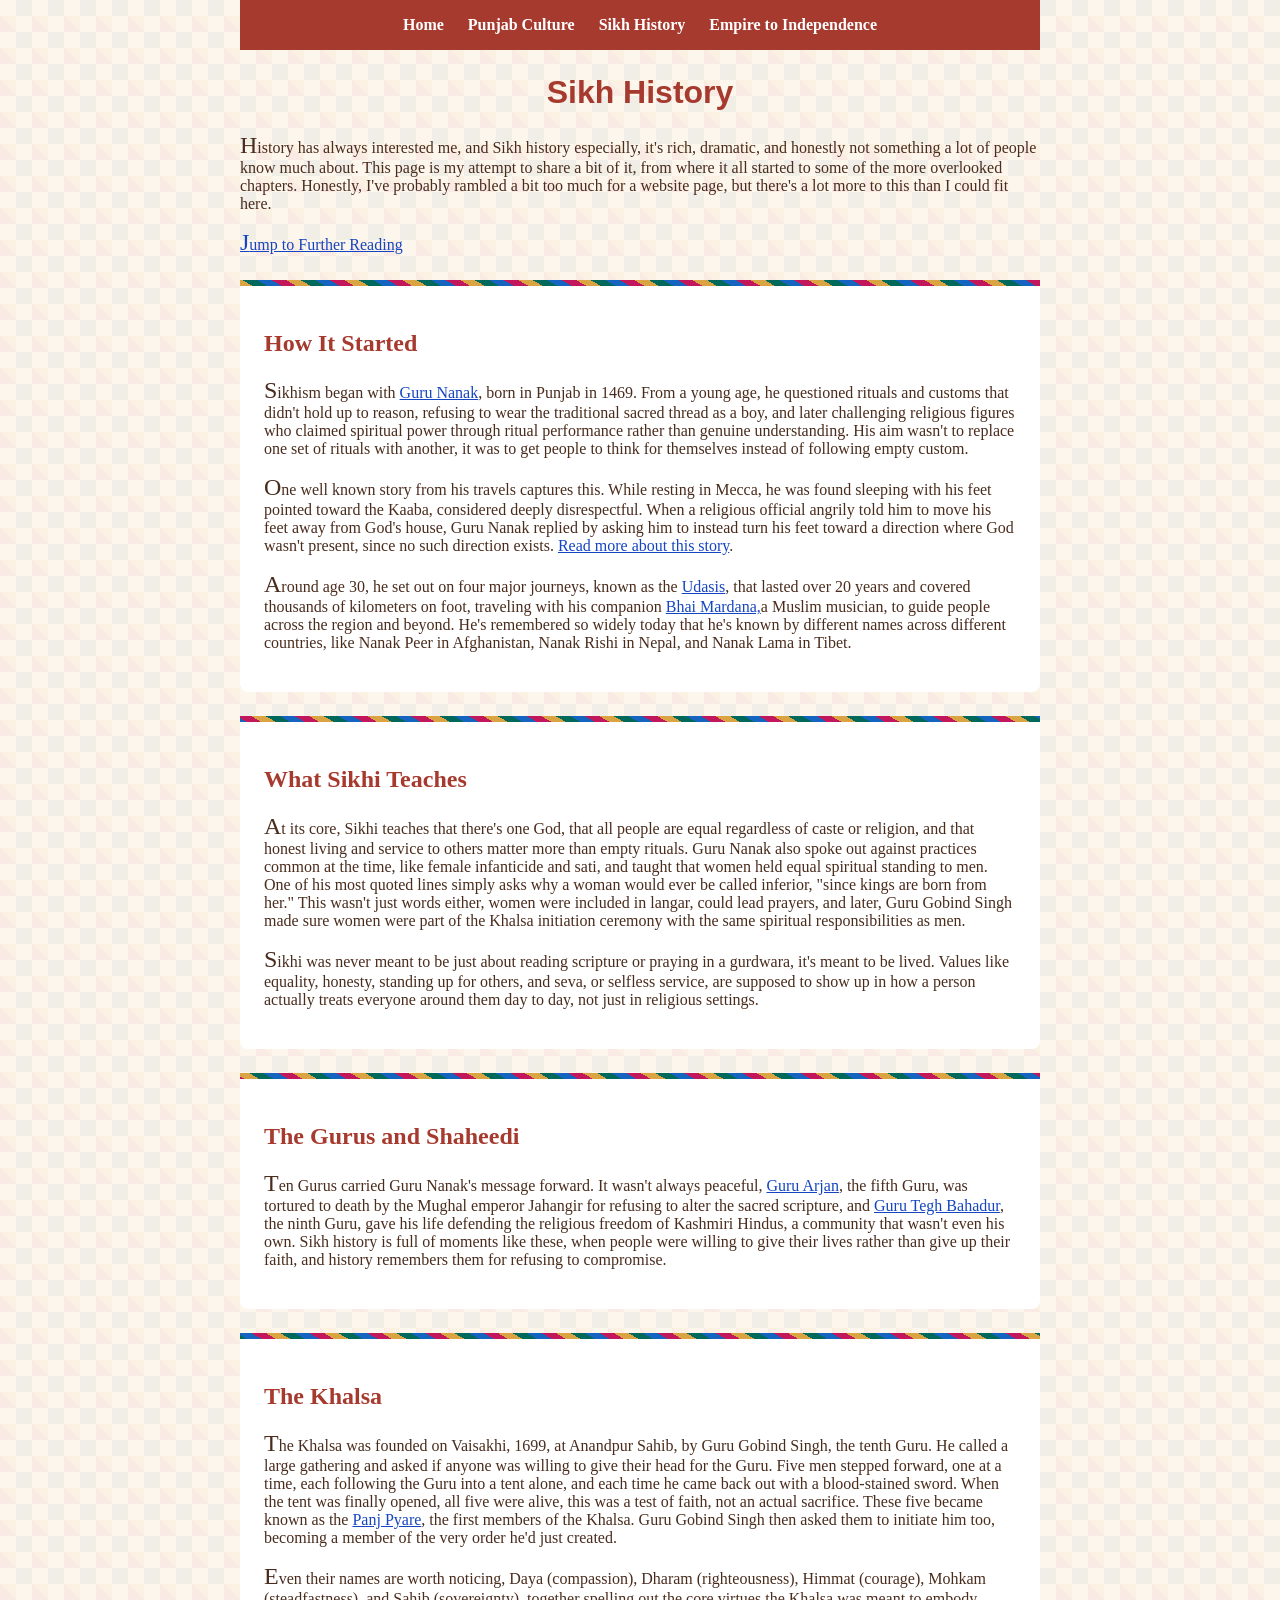
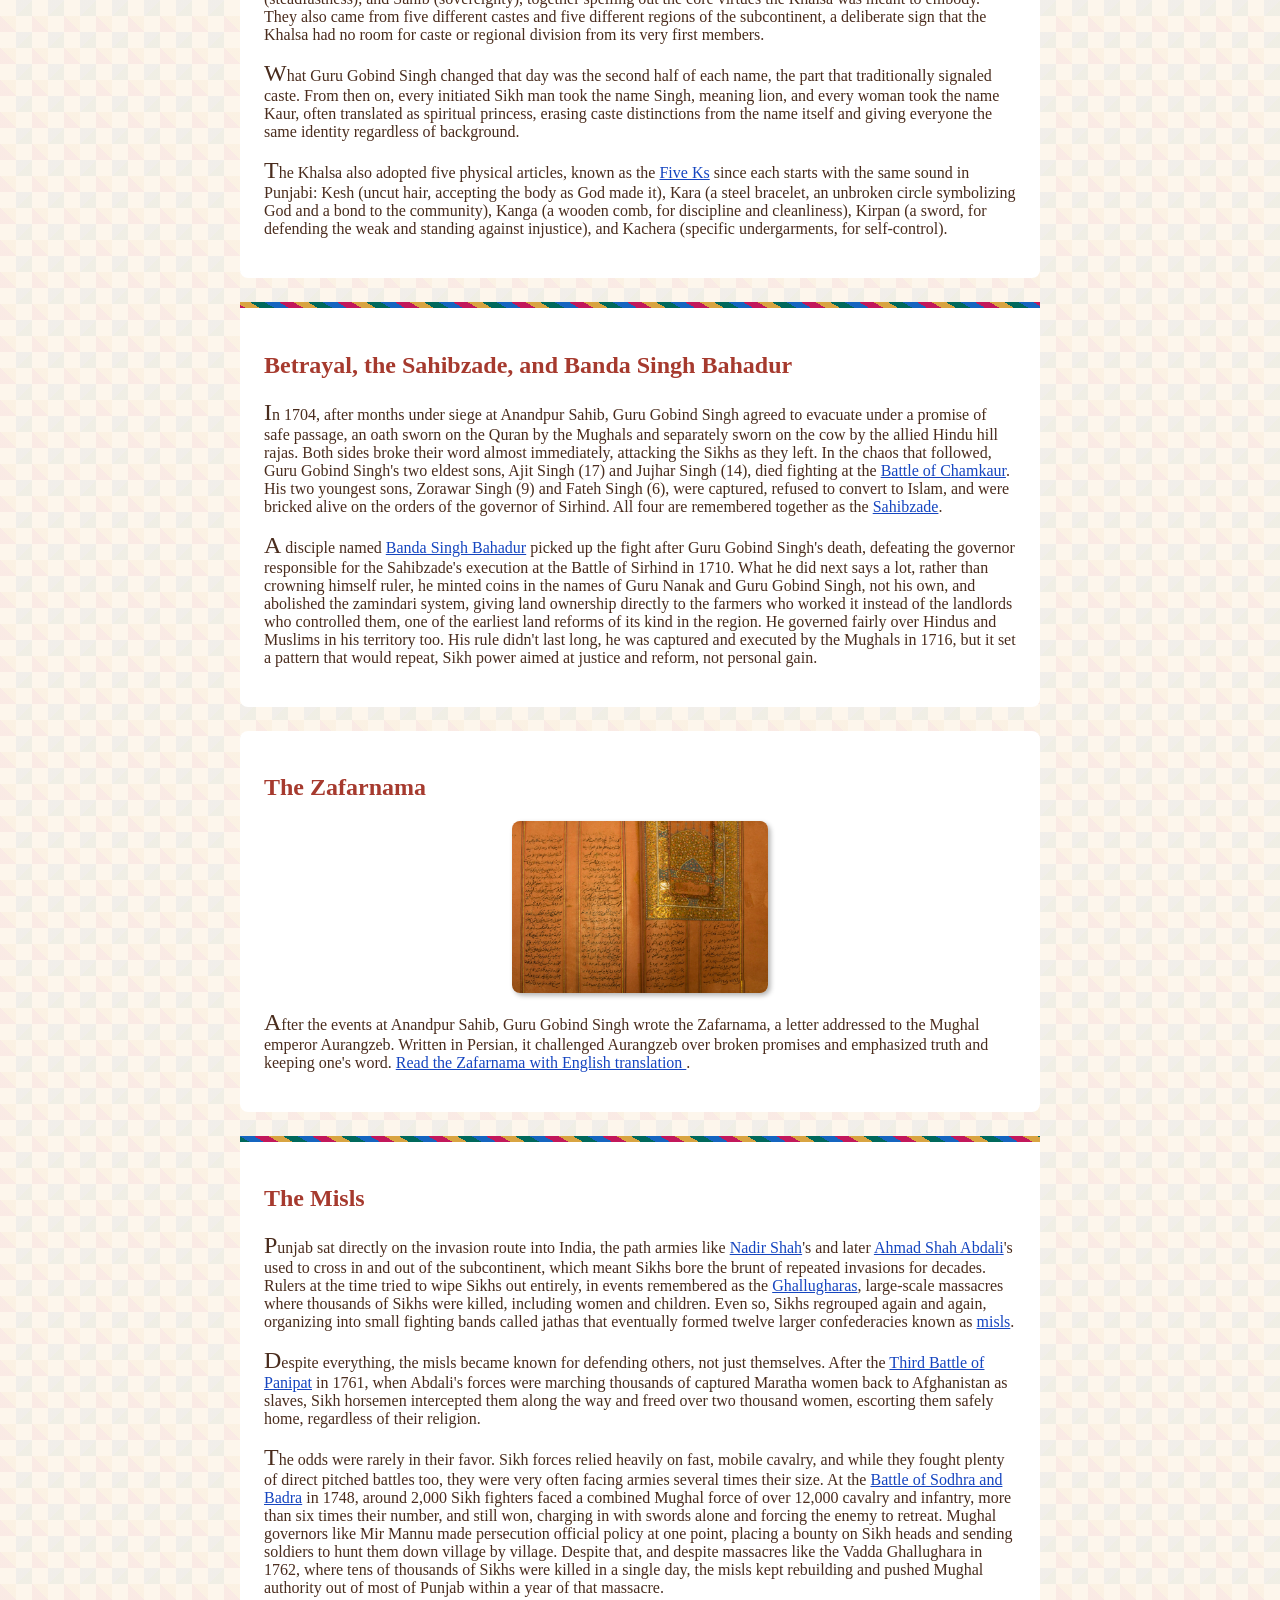
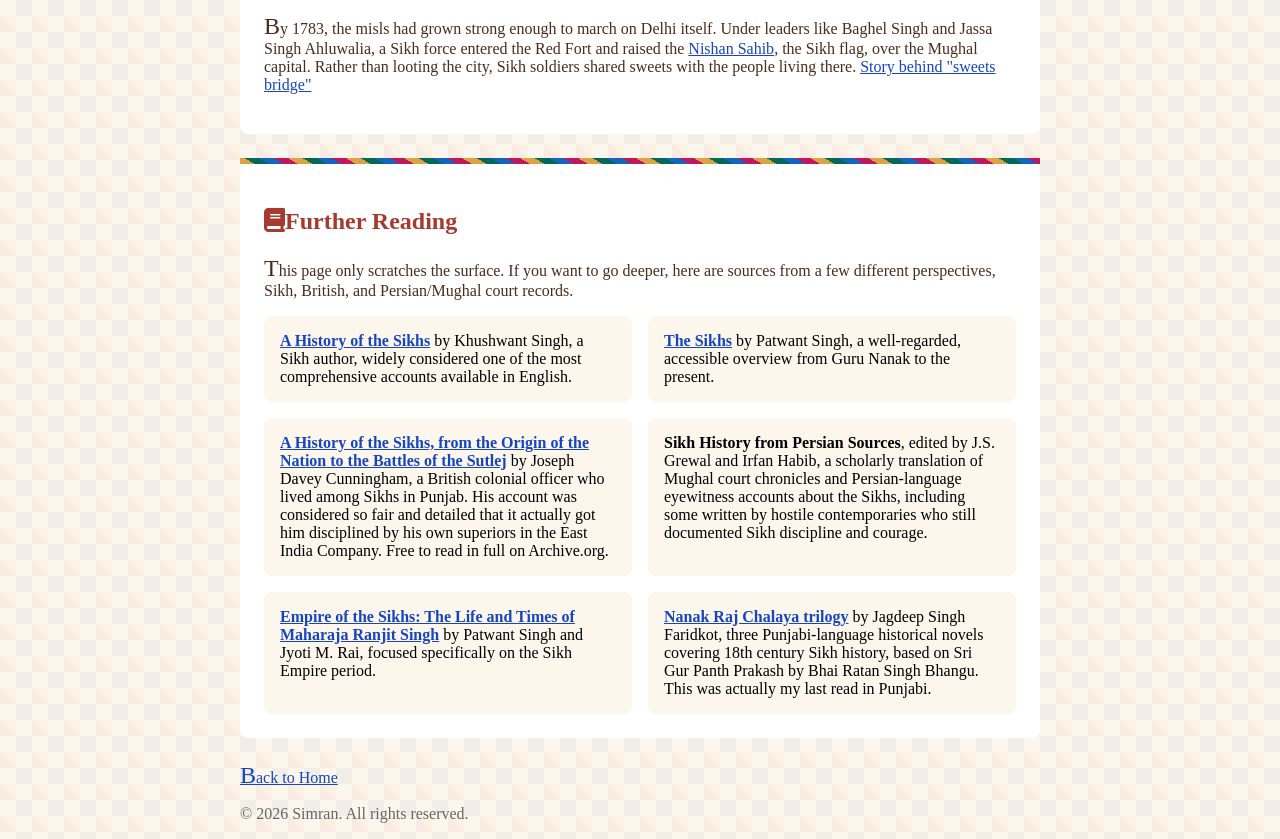
<file: page3.html>
<!doctype html>
<html lang="en">
  <head>
    <meta charset="UTF-8" />
    <meta name="viewport" content="width=device-width, initial-scale=1.0" />
    <title>Sikh History - Simran's Website</title>
    <link rel="stylesheet" href="styles.css" />
    <link rel="preconnect" href="https://fonts.googleapis.com">
    <link rel="preconnect" href="https://fonts.gstatic.com" crossorigin>
    <link href="https://fonts.googleapis.com/css2?family=Playfair+Display:wght@600;700&display=swap" rel="stylesheet">
    <link rel="stylesheet" href="https://cdnjs.cloudflare.com/ajax/libs/font-awesome/6.5.1/css/all.min.css"/>
    <link rel="apple-touch-icon" sizes="180x180" href="/apple-touch-icon.png">
<link rel="icon" type="image/png" sizes="32x32" href="/favicon-32x32.png">
<link rel="icon" type="image/png" sizes="16x16" href="/favicon-16x16.png">
<link rel="manifest" href="/site.webmanifest">
  </head>

  <body>
    <!-- Navigation menu - consistent across all pages -->
    <nav class="site-nav">
      <a href="index.html">Home</a>
      <a href="culture.html">Punjab Culture</a>
      <a href="page3.html">Sikh History</a>
      <a href="page4.html">Empire to Independence</a>
    </nav>

    <!-- Page heading -->
    <h1>Sikh History</h1>

    <main>
      <!-- Intro: why this page exists -->
      <p>
        History has always interested me, and Sikh history especially, it's
        rich, dramatic, and honestly not something a lot of people know much
        about. This page is my attempt to share a bit of it, from where it all
        started to some of the more overlooked chapters. Honestly, I've probably
        rambled a bit too much for a website page, but there's a lot more to
        this than I could fit here.
      </p>

      <p><a href="#further-reading">Jump to Further Reading</a></p>

      <!-- How It Started -->
      <section class="culture-section phulkari-accent">
        <h2>How It Started</h2>
        <p>
          Sikhism began with
          <a href="https://en.wikipedia.org/wiki/Guru_Nanak" target="_blank"
            >Guru Nanak</a
          >, born in Punjab in 1469. From a young age, he questioned rituals and
          customs that didn't hold up to reason, refusing to wear the
          traditional sacred thread as a boy, and later challenging religious
          figures who claimed spiritual power through ritual performance rather
          than genuine understanding. His aim wasn't to replace one set of
          rituals with another, it was to get people to think for themselves
          instead of following empty custom.
        </p>
        <p>
          One well known story from his travels captures this. While resting in
          Mecca, he was found sleeping with his feet pointed toward the Kaaba,
          considered deeply disrespectful. When a religious official angrily
          told him to move his feet away from God's house, Guru Nanak replied by
          asking him to instead turn his feet toward a direction where God
          wasn't present, since no such direction exists.
          <a
            href="https://discoversikhism.com/sikh_gurus/guru_nanak_mecca.html"
            target="_blank"
            >Read more about this story</a
          >.
        </p>
        <p>
          Around age 30, he set out on four major journeys, known as the
          <a href="https://en.wikipedia.org/wiki/Udasi" target="_blank"
            >Udasis</a
          >, that lasted over 20 years and covered thousands of kilometers on
          foot, traveling with his companion
          <a href="https://en.wikipedia.org/wiki/Bhai_Mardana">Bhai Mardana,</a
          >a Muslim musician, to guide people across the region and beyond. He's
          remembered so widely today that he's known by different names across
          different countries, like Nanak Peer in Afghanistan, Nanak Rishi in
          Nepal, and Nanak Lama in Tibet.
        </p>
      </section>

      <!-- What Sikhi Teaches -->
      <section class="culture-section phulkari-accent">
        <h2>What Sikhi Teaches</h2>
        <p>
          At its core, Sikhi teaches that there's one God, that all people are
          equal regardless of caste or religion, and that honest living and
          service to others matter more than empty rituals. Guru Nanak also
          spoke out against practices common at the time, like female
          infanticide and sati, and taught that women held equal spiritual
          standing to men. One of his most quoted lines simply asks why a woman
          would ever be called inferior, "since kings are born from her." This
          wasn't just words either, women were included in langar, could lead
          prayers, and later, Guru Gobind Singh made sure women were part of the
          Khalsa initiation ceremony with the same spiritual responsibilities as
          men.
        </p>
        <p>
          Sikhi was never meant to be just about reading scripture or praying in
          a gurdwara, it's meant to be lived. Values like equality, honesty,
          standing up for others, and seva, or selfless service, are supposed to
          show up in how a person actually treats everyone around them day to
          day, not just in religious settings.
        </p>
      </section>

      <!-- The Gurus and Shaheedi -->
      <section class="culture-section phulkari-accent">
        <h2>The Gurus and Shaheedi</h2>
        <p>
          Ten Gurus carried Guru Nanak's message forward. It wasn't always
          peaceful,
          <a href="https://en.wikipedia.org/wiki/Guru_Arjan" target="_blank"
            >Guru Arjan</a
          >, the fifth Guru, was tortured to death by the Mughal emperor
          Jahangir for refusing to alter the sacred scripture, and
          <a
            href="https://en.wikipedia.org/wiki/Guru_Tegh_Bahadur"
            target="_blank"
            >Guru Tegh Bahadur</a
          >, the ninth Guru, gave his life defending the religious freedom of
          Kashmiri Hindus, a community that wasn't even his own. Sikh history is
          full of moments like these, when people were willing to give their
          lives rather than give up their faith, and history remembers them for
          refusing to compromise.
        </p>
      </section>

      <!-- The Khalsa -->
      <section class="culture-section phulkari-accent">
        <h2>The Khalsa</h2>
        <p>
          The Khalsa was founded on Vaisakhi, 1699, at Anandpur Sahib, by Guru
          Gobind Singh, the tenth Guru. He called a large gathering and asked if
          anyone was willing to give their head for the Guru. Five men stepped
          forward, one at a time, each following the Guru into a tent alone, and
          each time he came back out with a blood-stained sword. When the tent
          was finally opened, all five were alive, this was a test of faith, not
          an actual sacrifice. These five became known as the
          <a href="https://en.wikipedia.org/wiki/Panj_Pyare" target="_blank"
            >Panj Pyare</a
          >, the first members of the Khalsa. Guru Gobind Singh then asked them
          to initiate him too, becoming a member of the very order he'd just
          created.
        </p>
        <p>
          Even their names are worth noticing, Daya (compassion), Dharam
          (righteousness), Himmat (courage), Mohkam (steadfastness), and Sahib
          (sovereignty), together spelling out the core virtues the Khalsa was
          meant to embody. They also came from five different castes and five
          different regions of the subcontinent, a deliberate sign that the
          Khalsa had no room for caste or regional division from its very first
          members.
        </p>
        <p>
          What Guru Gobind Singh changed that day was the second half of each
          name, the part that traditionally signaled caste. From then on, every
          initiated Sikh man took the name Singh, meaning lion, and every woman
          took the name Kaur, often translated as spiritual princess, erasing
          caste distinctions from the name itself and giving everyone the same
          identity regardless of background.
        </p>
        <p>
          The Khalsa also adopted five physical articles, known as the
          <a href="https://en.wikipedia.org/wiki/Five_Ks" target="_blank"
            >Five Ks</a
          >
          since each starts with the same sound in Punjabi: Kesh (uncut hair,
          accepting the body as God made it), Kara (a steel bracelet, an
          unbroken circle symbolizing God and a bond to the community), Kanga (a
          wooden comb, for discipline and cleanliness), Kirpan (a sword, for
          defending the weak and standing against injustice), and Kachera
          (specific undergarments, for self-control).
        </p>
      </section>

      <!-- Betrayal, Sahibzade, Banda Singh Bahadur -->
      <section class="culture-section phulkari-accent">
        <h2>Betrayal, the Sahibzade, and Banda Singh Bahadur</h2>
        <p>
          In 1704, after months under siege at Anandpur Sahib, Guru Gobind Singh
          agreed to evacuate under a promise of safe passage, an oath sworn on
          the Quran by the Mughals and separately sworn on the cow by the allied
          Hindu hill rajas. Both sides broke their word almost immediately,
          attacking the Sikhs as they left. In the chaos that followed, Guru
          Gobind Singh's two eldest sons, Ajit Singh (17) and Jujhar Singh (14),
          died fighting at the
          <a
            href="https://en.wikipedia.org/wiki/Battle_of_Chamkaur"
            target="_blank"
            >Battle of Chamkaur</a
          >. His two youngest sons, Zorawar Singh (9) and Fateh Singh (6), were
          captured, refused to convert to Islam, and were bricked alive on the
          orders of the governor of Sirhind. All four are remembered together as
          the
          <a href="https://en.wikipedia.org/wiki/Char_Sahibzade" target="_blank"
            >Sahibzade</a
          >.
        </p>
        <p>
          A disciple named
          <a
            href="https://en.wikipedia.org/wiki/Banda_Singh_Bahadur"
            target="_blank"
            >Banda Singh Bahadur</a
          >
          picked up the fight after Guru Gobind Singh's death, defeating the
          governor responsible for the Sahibzade's execution at the Battle of
          Sirhind in 1710. What he did next says a lot, rather than crowning
          himself ruler, he minted coins in the names of Guru Nanak and Guru
          Gobind Singh, not his own, and abolished the zamindari system, giving
          land ownership directly to the farmers who worked it instead of the
          landlords who controlled them, one of the earliest land reforms of its
          kind in the region. He governed fairly over Hindus and Muslims in his
          territory too. His rule didn't last long, he was captured and executed
          by the Mughals in 1716, but it set a pattern that would repeat, Sikh
          power aimed at justice and reform, not personal gain.
        </p>
      </section>

      <!-- The Zafarnama -->
      <section class="culture-section">
        <h2>The Zafarnama</h2>

        <img
          class="zafarnama-img"
          src="images/Zafarnama.jpg"
          alt="Zafarnama manuscript"
        />

        <p>
          After the events at Anandpur Sahib, Guru Gobind Singh wrote the
          Zafarnama, a letter addressed to the Mughal emperor Aurangzeb. Written
          in Persian, it challenged Aurangzeb over broken promises and
          emphasized truth and keeping one's word.
          <a href="https://zafarnama.org/" target="_blank">
            Read the Zafarnama with English translation </a
          >.
        </p>
      </section>

      <!-- The Misls -->
      <section class="culture-section phulkari-accent">
        <h2>The Misls</h2>
        <p>
          Punjab sat directly on the invasion route into India, the path armies
          like
          <a href="https://en.wikipedia.org/wiki/Nader_Shah" target="_blank"
            >Nadir Shah</a
          >'s and later
          <a
            href="https://en.wikipedia.org/wiki/Ahmad_Shah_Durrani"
            target="_blank"
            >Ahmad Shah Abdali</a
          >'s used to cross in and out of the subcontinent, which meant Sikhs
          bore the brunt of repeated invasions for decades. Rulers at the time
          tried to wipe Sikhs out entirely, in events remembered as the
          <a
            href="https://en.wikipedia.org/wiki/Vadda_Ghalughara"
            target="_blank"
            >Ghallugharas</a
          >, large-scale massacres where thousands of Sikhs were killed,
          including women and children. Even so, Sikhs regrouped again and
          again, organizing into small fighting bands called jathas that
          eventually formed twelve larger confederacies known as
          <a
            href="https://en.wikipedia.org/wiki/Sikh_Confederacy"
            target="_blank"
            >misls</a
          >.
        </p>
        <p>
          Despite everything, the misls became known for defending others, not
          just themselves. After the
          <a
            href="https://en.wikipedia.org/wiki/Third_Battle_of_Panipat"
            target="_blank"
            >Third Battle of Panipat</a
          >
          in 1761, when Abdali's forces were marching thousands of captured
          Maratha women back to Afghanistan as slaves, Sikh horsemen intercepted
          them along the way and freed over two thousand women, escorting them
          safely home, regardless of their religion.
        </p>
        <p>
          The odds were rarely in their favor. Sikh forces relied heavily on
          fast, mobile cavalry, and while they fought plenty of direct pitched
          battles too, they were very often facing armies several times their
          size. At the
          <a
            href="https://en.wikipedia.org/wiki/Battle_of_Sodhra_and_Badra"
            target="_blank"
            >Battle of Sodhra and Badra</a
          >
          in 1748, around 2,000 Sikh fighters faced a combined Mughal force of
          over 12,000 cavalry and infantry, more than six times their number,
          and still won, charging in with swords alone and forcing the enemy to
          retreat. Mughal governors like Mir Mannu made persecution official
          policy at one point, placing a bounty on Sikh heads and sending
          soldiers to hunt them down village by village. Despite that, and
          despite massacres like the Vadda Ghallughara in 1762, where tens of
          thousands of Sikhs were killed in a single day, the misls kept
          rebuilding and pushed Mughal authority out of most of Punjab within a
          year of that massacre.
        </p>
        <p>
          By 1783, the misls had grown strong enough to march on Delhi itself.
          Under leaders like Baghel Singh and Jassa Singh Ahluwalia, a Sikh
          force entered the Red Fort and raised the
          <a href="https://en.wikipedia.org/wiki/Nishan_Sahib">Nishan Sahib</a>,
          the Sikh flag, over the Mughal capital. Rather than looting the city,
          Sikh soldiers shared sweets with the people living there.
          <a
            href="https://blog.barusahib.org/delhi-fateh-diwas-the-day-the-sikhs-won-delhi-from-the-mughals/"
            target="_blank"
            >Story behind "sweets bridge"</a
          >
        </p>
      </section>

      <!-- Further Reading, multiple perspectives -->
      <section id="further-reading" class="culture-section phulkari-accent"> 
        <h2><i class="fa-solid fa-book"></i>Further Reading</h2>
        <p>
          This page only scratches the surface. If you want to go deeper, here
          are sources from a few different perspectives, Sikh, British, and
          Persian/Mughal court records.
        </p>
        <ul class="reading-grid">
          <li>
            <strong>
              <a
                href="https://www.goodreads.com/book/show/332472"
                target="_blank"
                >A History of the Sikhs</a
              >
            </strong>
            by Khushwant Singh, a Sikh author, widely considered one of the most
            comprehensive accounts available in English.
          </li>
          <li>
            <strong>
              <a
                href="https://www.goodreads.com/book/show/1782693.The_Sikhs"
                target="_blank"
                >The Sikhs</a
              >
            </strong>
            by Patwant Singh, a well-regarded, accessible overview from Guru
            Nanak to the present.
          </li>
          <li>
            <strong>
              <a
                href="https://archive.org/stream/cunninghamshisto00cunnuoft/cunninghamshisto00cunnuoft_djvu.txt"
                target="_blank"
                >A History of the Sikhs, from the Origin of the Nation to the
                Battles of the Sutlej</a
              >
            </strong>
            by Joseph Davey Cunningham, a British colonial officer who lived
            among Sikhs in Punjab. His account was considered so fair and
            detailed that it actually got him disciplined by his own superiors
            in the East India Company. Free to read in full on Archive.org.
          </li>
          <li>
            <strong>Sikh History from Persian Sources</strong>, edited by J.S.
            Grewal and Irfan Habib, a scholarly translation of Mughal court
            chronicles and Persian-language eyewitness accounts about the Sikhs,
            including some written by hostile contemporaries who still
            documented Sikh discipline and courage.
          </li>
          <li>
            <strong>
              <a
                href="https://www.goodreads.com/book/show/2966734-empire-of-the-sikhs"
                target="_blank"
                >Empire of the Sikhs: The Life and Times of Maharaja Ranjit
                Singh</a
              >
            </strong>
            by Patwant Singh and Jyoti M. Rai, focused specifically on the Sikh
            Empire period.
          </li>
          <li>
            <strong>
                <a href="https://khalishouse.com/products/nanak-raj-chalaia-novel-series-by-jagdeep-singh-faridkot-3-book-bundle-pack" target="_blank">Nanak Raj Chalaya trilogy</a>
  </strong>
  by Jagdeep Singh Faridkot, three Punjabi-language historical
  novels covering 18th century Sikh history, based on Sri Gur Panth
  Prakash by Bhai Ratan Singh Bhangu. This was actually my last read
  in Punjabi.
            </strong>
          </li>
        </ul>
      </section>

      <!--Link back to homepage-->
      <p><a href="index.html">Back to Home</a></p>
    </main>

    <!--Footer-->
    <footer>
      <p id="copyright">&copy; 2026 Simran. All rights reserved.</p>
    </footer>
  </body>
</html>
</file>
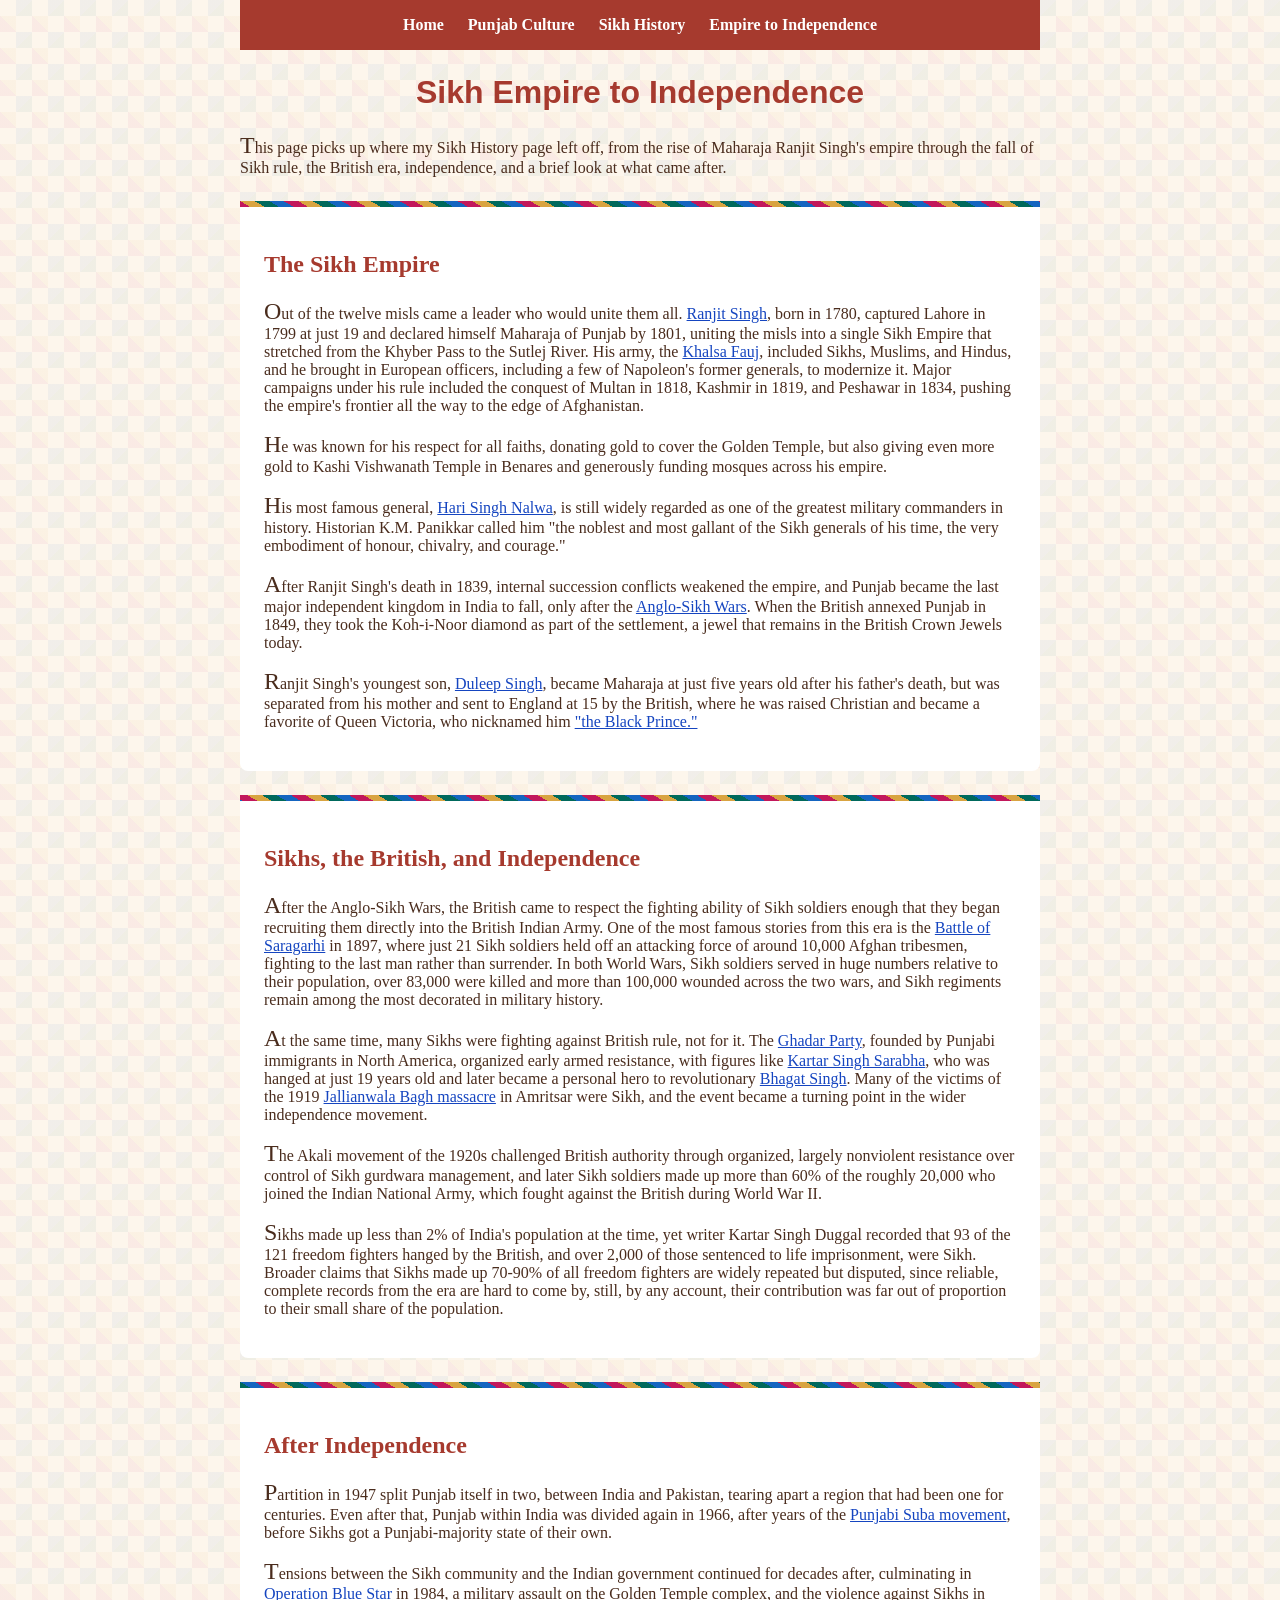
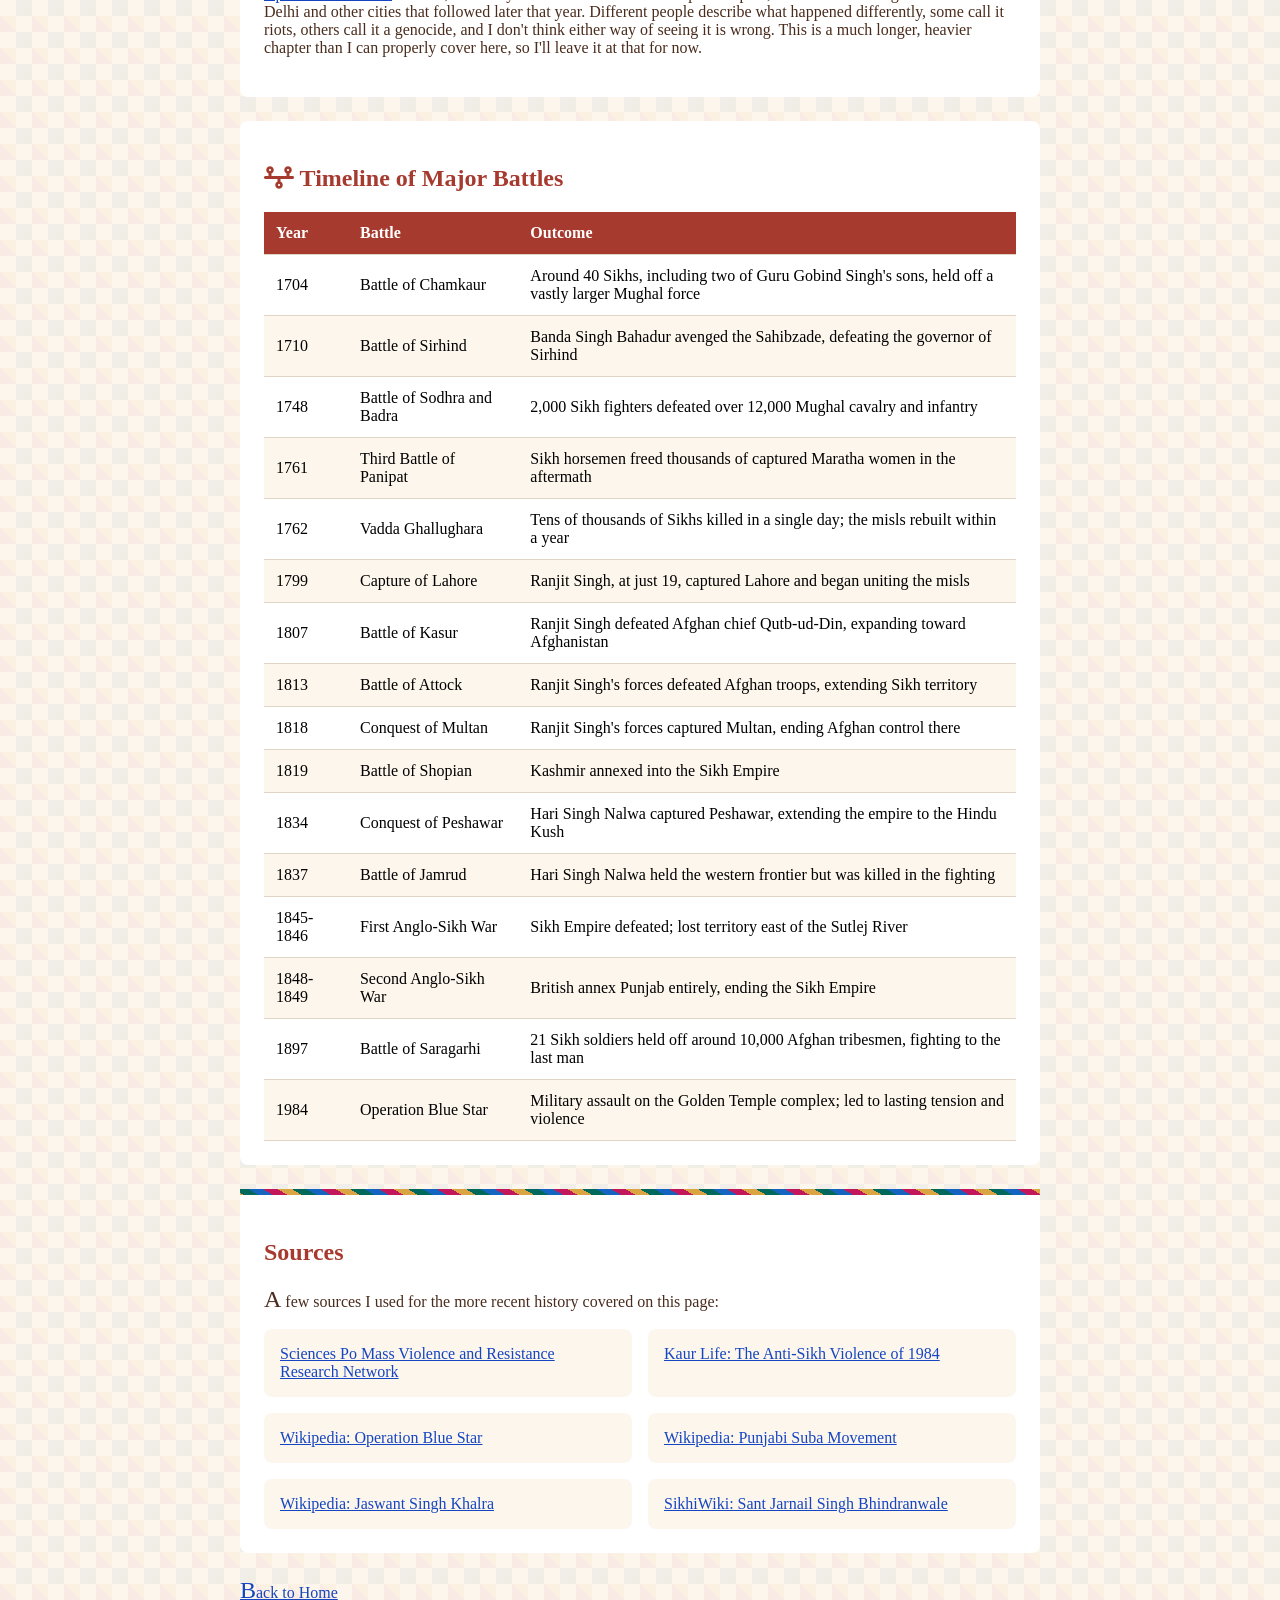
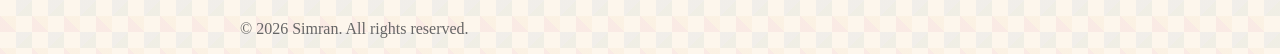
<file: page4.html>
<!doctype html>
<html lang="en">
  <head>
    <meta charset="UTF-8" />
    <meta name="viewport" content="width=device-width, initial-scale=1.0" />
    <title>Sikh Empire to Independence - Simran's Website</title>
    <link rel="stylesheet" href="styles.css" />
    <link rel="preconnect" href="https://fonts.googleapis.com" />
    <link rel="preconnect" href="https://fonts.gstatic.com" crossorigin />
    <link
      href="https://fonts.googleapis.com/css2?family=Playfair+Display:wght@600;700&display=swap"
      rel="stylesheet"
    />
    <link
      rel="stylesheet"
      href="https://cdnjs.cloudflare.com/ajax/libs/font-awesome/6.5.1/css/all.min.css"
    />
    <link rel="apple-touch-icon" sizes="180x180" href="/apple-touch-icon.png" />
    <link rel="icon" type="image/png" sizes="32x32" href="/favicon-32x32.png" />
    <link rel="icon" type="image/png" sizes="16x16" href="/favicon-16x16.png" />
    <link rel="manifest" href="/site.webmanifest" />
  </head>

  <body>
    <!-- Navigation menu - consistent across all pages -->
    <nav class="site-nav">
      <a href="index.html">Home</a>
      <a href="culture.html">Punjab Culture</a>
      <a href="page3.html">Sikh History</a>
      <a href="page4.html">Empire to Independence</a>
    </nav>

    <!-- Page heading -->
    <h1>Sikh Empire to Independence</h1>

    <main>
      <!-- Intro -->
      <p>
        This page picks up where my Sikh History page left off, from the rise of
        Maharaja Ranjit Singh's empire through the fall of Sikh rule, the
        British era, independence, and a brief look at what came after.
      </p>

      <!-- The Sikh Empire -->
      <section class="culture-section phulkari-accent">
        <h2>The Sikh Empire</h2>
        <p>
          Out of the twelve misls came a leader who would unite them all.
          <a href="https://en.wikipedia.org/wiki/Ranjit_Singh" target="_blank"
            >Ranjit Singh</a
          >, born in 1780, captured Lahore in 1799 at just 19 and declared
          himself Maharaja of Punjab by 1801, uniting the misls into a single
          Sikh Empire that stretched from the Khyber Pass to the Sutlej River.
          His army, the
          <a href="https://en.wikipedia.org/wiki/Fauj-i-Khas" target="_blank"
            >Khalsa Fauj</a
          >, included Sikhs, Muslims, and Hindus, and he brought in European
          officers, including a few of Napoleon's former generals, to modernize
          it. Major campaigns under his rule included the conquest of Multan in
          1818, Kashmir in 1819, and Peshawar in 1834, pushing the empire's
          frontier all the way to the edge of Afghanistan.
        </p>
        <p>
          He was known for his respect for all faiths, donating gold to cover
          the Golden Temple, but also giving even more gold to Kashi Vishwanath
          Temple in Benares and generously funding mosques across his empire.
        </p>
        <p>
          His most famous general,
          <a
            href="https://en.wikipedia.org/wiki/Hari_Singh_Nalwa"
            target="_blank"
            >Hari Singh Nalwa</a
          >, is still widely regarded as one of the greatest military commanders
          in history. Historian K.M. Panikkar called him "the noblest and most
          gallant of the Sikh generals of his time, the very embodiment of
          honour, chivalry, and courage."
        </p>
        <p>
          After Ranjit Singh's death in 1839, internal succession conflicts
          weakened the empire, and Punjab became the last major independent
          kingdom in India to fall, only after the
          <a
            href="https://en.wikipedia.org/wiki/Anglo-Sikh_wars"
            target="_blank"
            >Anglo-Sikh Wars</a
          >. When the British annexed Punjab in 1849, they took the Koh-i-Noor
          diamond as part of the settlement, a jewel that remains in the British
          Crown Jewels today.
        </p>
        <p>
          Ranjit Singh's youngest son,
          <a href="https://en.wikipedia.org/wiki/Duleep_Singh" target="_blank"
            >Duleep Singh</a
          >, became Maharaja at just five years old after his father's death,
          but was separated from his mother and sent to England at 15 by the
          British, where he was raised Christian and became a favorite of Queen
          Victoria, who nicknamed him
          <a href="https://theblackprince.net/" target="_blank"
            >"the Black Prince."</a
          >
        </p>
      </section>

      <!-- Sikhs, the British, and Independence -->
      <section class="culture-section phulkari-accent">
        <h2>Sikhs, the British, and Independence</h2>
        <p>
          After the Anglo-Sikh Wars, the British came to respect the fighting
          ability of Sikh soldiers enough that they began recruiting them
          directly into the British Indian Army. One of the most famous stories
          from this era is the
          <a
            href="https://en.wikipedia.org/wiki/Battle_of_Saragarhi"
            target="_blank"
            >Battle of Saragarhi</a
          >
          in 1897, where just 21 Sikh soldiers held off an attacking force of
          around 10,000 Afghan tribesmen, fighting to the last man rather than
          surrender. In both World Wars, Sikh soldiers served in huge numbers
          relative to their population, over 83,000 were killed and more than
          100,000 wounded across the two wars, and Sikh regiments remain among
          the most decorated in military history.
        </p>
        <p>
          At the same time, many Sikhs were fighting against British rule, not
          for it. The
          <a href="https://en.wikipedia.org/wiki/Ghadar_Party" target="_blank"
            >Ghadar Party</a
          >, founded by Punjabi immigrants in North America, organized early
          armed resistance, with figures like
          <a
            href="https://en.wikipedia.org/wiki/Kartar_Singh_Sarabha"
            target="_blank"
            >Kartar Singh Sarabha</a
          >, who was hanged at just 19 years old and later became a personal
          hero to revolutionary
          <a href="https://en.wikipedia.org/wiki/Bhagat_Singh" target="_blank"
            >Bhagat Singh</a
          >. Many of the victims of the 1919
          <a
            href="https://en.wikipedia.org/wiki/Jallianwala_Bagh_massacre"
            target="_blank"
            >Jallianwala Bagh massacre</a
          >
          in Amritsar were Sikh, and the event became a turning point in the
          wider independence movement.
        </p>
        <p>
          The Akali movement of the 1920s challenged British authority through
          organized, largely nonviolent resistance over control of Sikh gurdwara
          management, and later Sikh soldiers made up more than 60% of the
          roughly 20,000 who joined the Indian National Army, which fought
          against the British during World War II.
        </p>
        <p>
          Sikhs made up less than 2% of India's population at the time, yet
          writer Kartar Singh Duggal recorded that 93 of the 121 freedom
          fighters hanged by the British, and over 2,000 of those sentenced to
          life imprisonment, were Sikh. Broader claims that Sikhs made up 70-90%
          of all freedom fighters are widely repeated but disputed, since
          reliable, complete records from the era are hard to come by, still, by
          any account, their contribution was far out of proportion to their
          small share of the population.
        </p>
      </section>

      <!-- After Independence -->
      <section class="culture-section phulkari-accent">
        <h2>After Independence</h2>
        <p>
          Partition in 1947 split Punjab itself in two, between India and
          Pakistan, tearing apart a region that had been one for centuries. Even
          after that, Punjab within India was divided again in 1966, after years
          of the
          <a
            href="https://en.wikipedia.org/wiki/Punjabi_Suba_movement"
            target="_blank"
            >Punjabi Suba movement</a
          >, before Sikhs got a Punjabi-majority state of their own.
        </p>
        <p>
          Tensions between the Sikh community and the Indian government
          continued for decades after, culminating in
          <a
            href="https://en.wikipedia.org/wiki/Operation_Blue_Star"
            target="_blank"
            >Operation Blue Star</a
          >
          in 1984, a military assault on the Golden Temple complex, and the
          violence against Sikhs in Delhi and other cities that followed later
          that year. Different people describe what happened differently, some
          call it riots, others call it a genocide, and I don't think either way
          of seeing it is wrong. This is a much longer, heavier chapter than I
          can properly cover here, so I'll leave it at that for now.
        </p>
      </section>

      <!-- Timeline table of major battles/wars (extra credit) -->
      <section class="culture-section">
        <h2><i class="fa-solid fa-timeline"></i> Timeline of Major Battles</h2>
        <table class="timeline-table">
          <thead>
            <tr>
              <th>Year</th>
              <th>Battle</th>
              <th>Outcome</th>
            </tr>
          </thead>
          <tbody>
            <tr>
              <td>1704</td>
              <td>Battle of Chamkaur</td>
              <td>
                Around 40 Sikhs, including two of Guru Gobind Singh's sons, held
                off a vastly larger Mughal force
              </td>
            </tr>
            <tr>
              <td>1710</td>
              <td>Battle of Sirhind</td>
              <td>
                Banda Singh Bahadur avenged the Sahibzade, defeating the
                governor of Sirhind
              </td>
            </tr>
            <tr>
              <td>1748</td>
              <td>Battle of Sodhra and Badra</td>
              <td>
                2,000 Sikh fighters defeated over 12,000 Mughal cavalry and
                infantry
              </td>
            </tr>
            <tr>
              <td>1761</td>
              <td>Third Battle of Panipat</td>
              <td>
                Sikh horsemen freed thousands of captured Maratha women in the
                aftermath
              </td>
            </tr>
            <tr>
              <td>1762</td>
              <td>Vadda Ghallughara</td>
              <td>
                Tens of thousands of Sikhs killed in a single day; the misls
                rebuilt within a year
              </td>
            </tr>
            <tr>
              <td>1799</td>
              <td>Capture of Lahore</td>
              <td>
                Ranjit Singh, at just 19, captured Lahore and began uniting the
                misls
              </td>
            </tr>
            <tr>
              <td>1807</td>
              <td>Battle of Kasur</td>
              <td>
                Ranjit Singh defeated Afghan chief Qutb-ud-Din, expanding toward
                Afghanistan
              </td>
            </tr>
            <tr>
              <td>1813</td>
              <td>Battle of Attock</td>
              <td>
                Ranjit Singh's forces defeated Afghan troops, extending Sikh
                territory
              </td>
            </tr>
            <tr>
              <td>1818</td>
              <td>Conquest of Multan</td>
              <td>
                Ranjit Singh's forces captured Multan, ending Afghan control
                there
              </td>
            </tr>
            <tr>
              <td>1819</td>
              <td>Battle of Shopian</td>
              <td>Kashmir annexed into the Sikh Empire</td>
            </tr>
            <tr>
              <td>1834</td>
              <td>Conquest of Peshawar</td>
              <td>
                Hari Singh Nalwa captured Peshawar, extending the empire to the
                Hindu Kush
              </td>
            </tr>
            <tr>
              <td>1837</td>
              <td>Battle of Jamrud</td>
              <td>
                Hari Singh Nalwa held the western frontier but was killed in the
                fighting
              </td>
            </tr>
            <tr>
              <td>1845-1846</td>
              <td>First Anglo-Sikh War</td>
              <td>
                Sikh Empire defeated; lost territory east of the Sutlej River
              </td>
            </tr>
            <tr>
              <td>1848-1849</td>
              <td>Second Anglo-Sikh War</td>
              <td>British annex Punjab entirely, ending the Sikh Empire</td>
            </tr>
            <tr>
              <td>1897</td>
              <td>Battle of Saragarhi</td>
              <td>
                21 Sikh soldiers held off around 10,000 Afghan tribesmen,
                fighting to the last man
              </td>
            </tr>
            <tr>
              <td>1984</td>
              <td>Operation Blue Star</td>
              <td>
                Military assault on the Golden Temple complex; led to lasting
                tension and violence
              </td>
            </tr>
          </tbody>
        </table>
      </section>

      <!-- Sources -->
      <section class="culture-section phulkari-accent">
        <h2>Sources</h2>
        <p>
          A few sources I used for the more recent history covered on this page:
        </p>
        <ul class="reading-grid">
          <li>
            <a
              href="https://www.sciencespo.fr/mass-violence-war-massacre-resistance/en/document/anti-sikh-pogrom-october-31-november-4-1984-new-delhi.html"
              target="_blank"
              >Sciences Po Mass Violence and Resistance Research Network</a
            >
          </li>
          <li>
            <a
              href="https://kaurlife.org/2022/03/01/the-anti-sikh-violence-of-1984-part-1-the-background/"
              target="_blank"
              >Kaur Life: The Anti-Sikh Violence of 1984</a
            >
          </li>
          <li>
            <a
              href="https://en.wikipedia.org/wiki/Operation_Blue_Star"
              target="_blank"
              >Wikipedia: Operation Blue Star</a
            >
          </li>
          <li>
            <a
              href="https://en.wikipedia.org/wiki/Punjabi_Suba_movement"
              target="_blank"
              >Wikipedia: Punjabi Suba Movement</a
            >
          </li>
          <li>
            <a
              href="https://en.wikipedia.org/wiki/Jaswant_Singh_Khalra"
              target="_blank"
              >Wikipedia: Jaswant Singh Khalra</a
            >
          </li>
          <li>
            <a
              href="https://www.sikhiwiki.org/index.php/Sant_Jarnail_Singh_Bhindranwale"
              target="_blank"
              >SikhiWiki: Sant Jarnail Singh Bhindranwale</a
            >
          </li>
        </ul>
      </section>

      <!--Link back to homepage-->
      <p><a href="index.html">Back to Home</a></p>
    </main>

    <!--Footer-->
    <footer>
      <p id="copyright">&copy; 2026 Simran. All rights reserved.</p>
    </footer>
  </body>
</html>
</file>
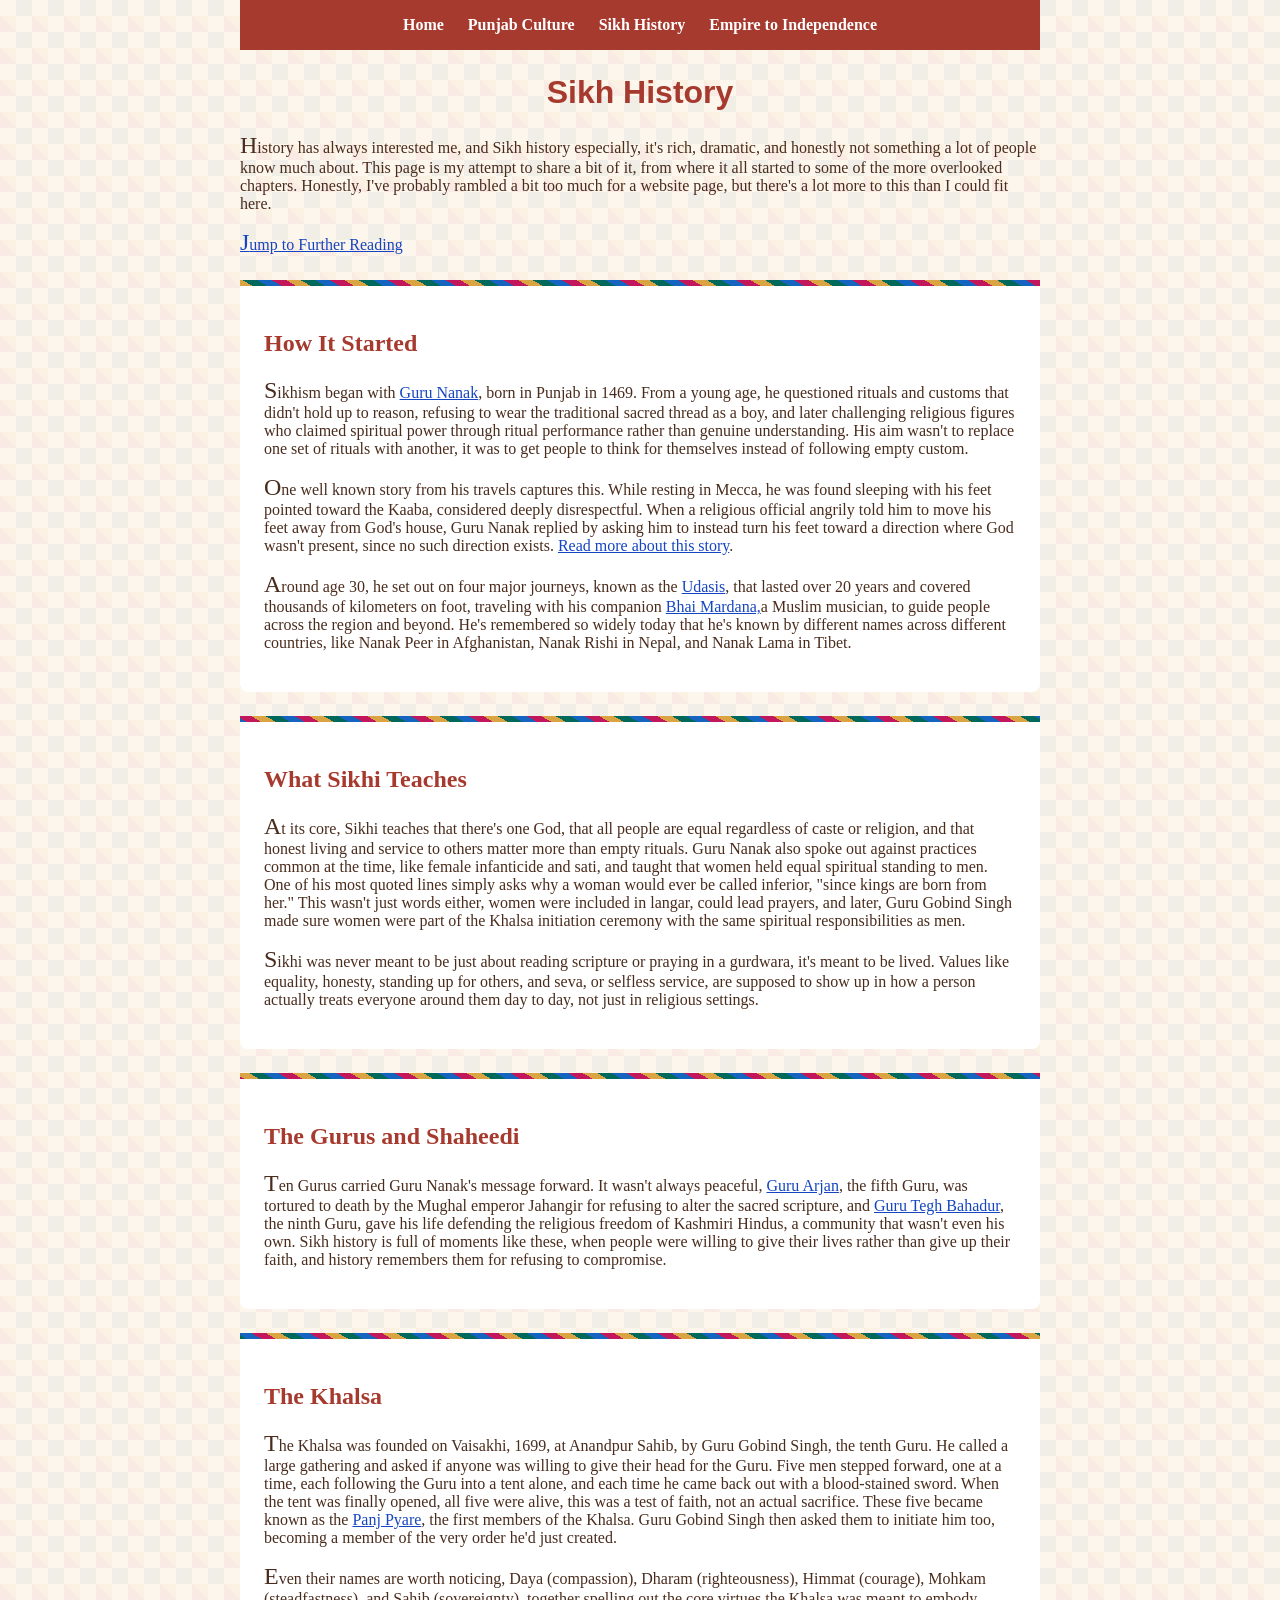
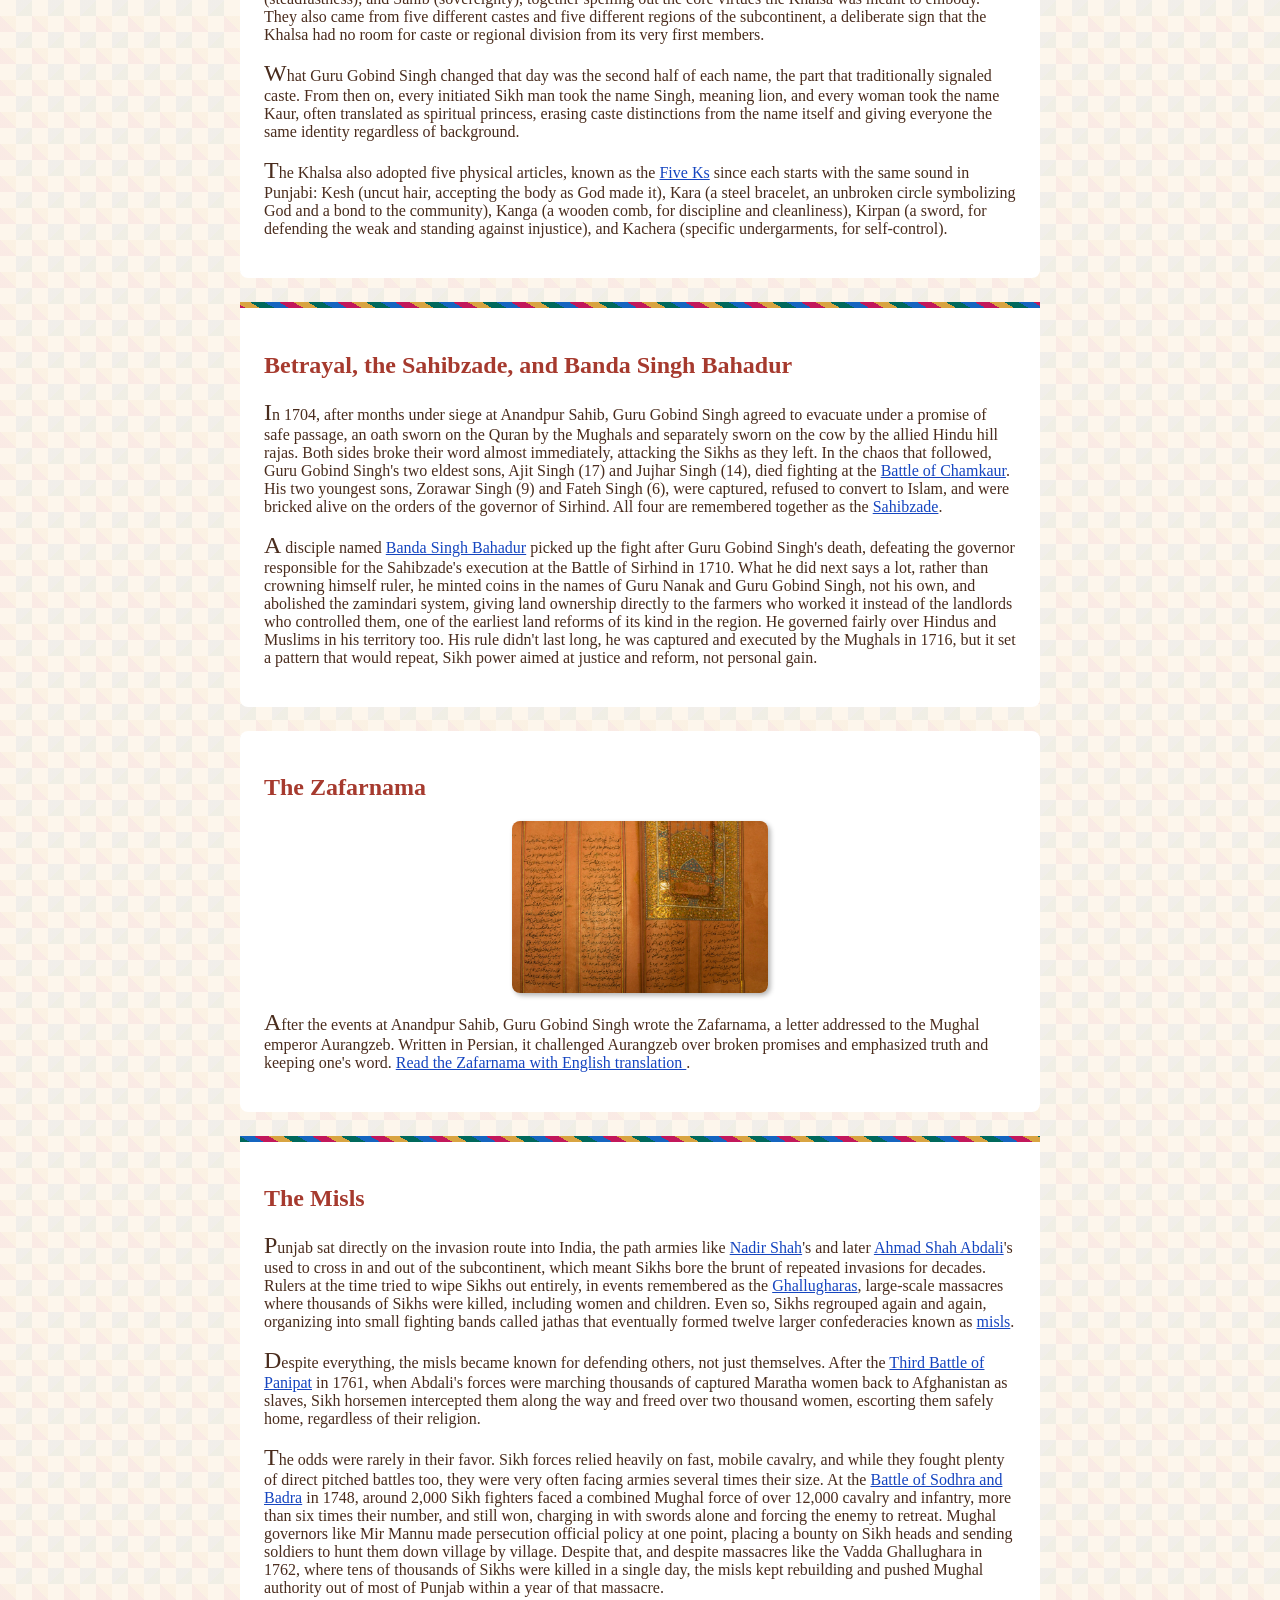
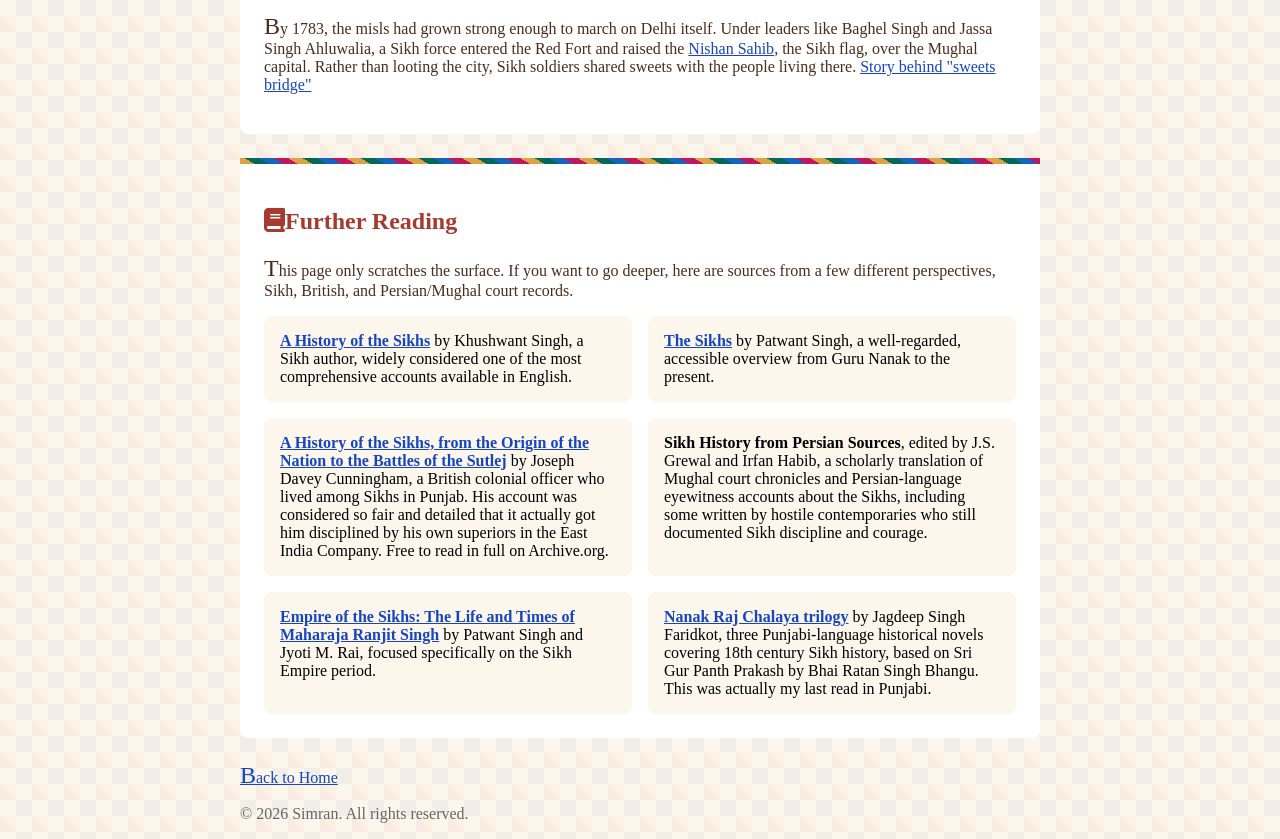
<file: sikh_history.html>
<!doctype html>
<html lang="en">
  <head>
    <meta charset="UTF-8" />
    <meta name="viewport" content="width=device-width, initial-scale=1.0" />
    <title>Sikh History - Simran's Website</title>
    <link rel="stylesheet" href="styles.css" />
    <link rel="preconnect" href="https://fonts.googleapis.com" />
    <link rel="preconnect" href="https://fonts.gstatic.com" crossorigin />
    <link
      href="https://fonts.googleapis.com/css2?family=Playfair+Display:wght@600;700&display=swap"
      rel="stylesheet"
    />
    <link
      rel="stylesheet"
      href="https://cdnjs.cloudflare.com/ajax/libs/font-awesome/6.5.1/css/all.min.css"
    />
    <link rel="apple-touch-icon" sizes="180x180" href="apple-touch-icon.png" />
    <link rel="icon" type="image/png" sizes="32x32" href="favicon-32x32.png" />
    <link rel="icon" type="image/png" sizes="16x16" href="favicon-16x16.png" />
    <link rel="manifest" href="site.webmanifest" />
  </head>

  <body>
    <!-- Navigation menu - consistent across all pages -->
    <nav class="site-nav">
      <a href="index.html">Home</a>
      <a href="culture.html">Punjab Culture</a>
      <a href="sikh_history.html">Sikh History</a>
      <a href="sikh_warriors.html">Empire to Independence</a>
    </nav>

    <!-- Page heading -->
    <h1>Sikh History</h1>

    <main>
      <!-- Intro: why this page exists -->
      <p>
        History has always interested me, and Sikh history especially, it's
        rich, dramatic, and honestly not something a lot of people know much
        about. This page is my attempt to share a bit of it, from where it all
        started to some of the more overlooked chapters. Honestly, I've probably
        rambled a bit too much for a website page, but there's a lot more to
        this than I could fit here.
      </p>

      <p><a href="#further-reading">Jump to Further Reading</a></p>

      <!-- How It Started -->
      <section class="culture-section phulkari-accent">
        <h2>How It Started</h2>
        <p>
          Sikhism began with
          <a href="https://en.wikipedia.org/wiki/Guru_Nanak" target="_blank"
            >Guru Nanak</a
          >, born in Punjab in 1469. From a young age, he questioned rituals and
          customs that didn't hold up to reason, refusing to wear the
          traditional sacred thread as a boy, and later challenging religious
          figures who claimed spiritual power through ritual performance rather
          than genuine understanding. His aim wasn't to replace one set of
          rituals with another, it was to get people to think for themselves
          instead of following empty custom.
        </p>
        <p>
          One well known story from his travels captures this. While resting in
          Mecca, he was found sleeping with his feet pointed toward the Kaaba,
          considered deeply disrespectful. When a religious official angrily
          told him to move his feet away from God's house, Guru Nanak replied by
          asking him to instead turn his feet toward a direction where God
          wasn't present, since no such direction exists.
          <a
            href="https://discoversikhism.com/sikh_gurus/guru_nanak_mecca.html"
            target="_blank"
            >Read more about this story</a
          >.
        </p>
        <p>
          Around age 30, he set out on four major journeys, known as the
          <a href="https://en.wikipedia.org/wiki/Udasi" target="_blank"
            >Udasis</a
          >, that lasted over 20 years and covered thousands of kilometers on
          foot, traveling with his companion
          <a href="https://en.wikipedia.org/wiki/Bhai_Mardana">Bhai Mardana,</a
          >a Muslim musician, to guide people across the region and beyond. He's
          remembered so widely today that he's known by different names across
          different countries, like Nanak Peer in Afghanistan, Nanak Rishi in
          Nepal, and Nanak Lama in Tibet.
        </p>
      </section>

      <!-- What Sikhi Teaches -->
      <section class="culture-section phulkari-accent">
        <h2>What Sikhi Teaches</h2>
        <p>
          At its core, Sikhi teaches that there's one God, that all people are
          equal regardless of caste or religion, and that honest living and
          service to others matter more than empty rituals. Guru Nanak also
          spoke out against practices common at the time, like female
          infanticide and sati, and taught that women held equal spiritual
          standing to men. One of his most quoted lines simply asks why a woman
          would ever be called inferior, "since kings are born from her." This
          wasn't just words either, women were included in langar, could lead
          prayers, and later, Guru Gobind Singh made sure women were part of the
          Khalsa initiation ceremony with the same spiritual responsibilities as
          men.
        </p>
        <p>
          Sikhi was never meant to be just about reading scripture or praying in
          a gurdwara, it's meant to be lived. Values like equality, honesty,
          standing up for others, and seva, or selfless service, are supposed to
          show up in how a person actually treats everyone around them day to
          day, not just in religious settings.
        </p>
      </section>

      <!-- The Gurus and Shaheedi -->
      <section class="culture-section phulkari-accent">
        <h2>The Gurus and Shaheedi</h2>
        <p>
          Ten Gurus carried Guru Nanak's message forward. It wasn't always
          peaceful,
          <a href="https://en.wikipedia.org/wiki/Guru_Arjan" target="_blank"
            >Guru Arjan</a
          >, the fifth Guru, was tortured to death by the Mughal emperor
          Jahangir for refusing to alter the sacred scripture, and
          <a
            href="https://en.wikipedia.org/wiki/Guru_Tegh_Bahadur"
            target="_blank"
            >Guru Tegh Bahadur</a
          >, the ninth Guru, gave his life defending the religious freedom of
          Kashmiri Hindus, a community that wasn't even his own. Sikh history is
          full of moments like these, when people were willing to give their
          lives rather than give up their faith, and history remembers them for
          refusing to compromise.
        </p>
      </section>

      <!-- The Khalsa -->
      <section class="culture-section phulkari-accent">
        <h2>The Khalsa</h2>
        <p>
          The Khalsa was founded on Vaisakhi, 1699, at Anandpur Sahib, by Guru
          Gobind Singh, the tenth Guru. He called a large gathering and asked if
          anyone was willing to give their head for the Guru. Five men stepped
          forward, one at a time, each following the Guru into a tent alone, and
          each time he came back out with a blood-stained sword. When the tent
          was finally opened, all five were alive, this was a test of faith, not
          an actual sacrifice. These five became known as the
          <a href="https://en.wikipedia.org/wiki/Panj_Pyare" target="_blank"
            >Panj Pyare</a
          >, the first members of the Khalsa. Guru Gobind Singh then asked them
          to initiate him too, becoming a member of the very order he'd just
          created.
        </p>
        <p>
          Even their names are worth noticing, Daya (compassion), Dharam
          (righteousness), Himmat (courage), Mohkam (steadfastness), and Sahib
          (sovereignty), together spelling out the core virtues the Khalsa was
          meant to embody. They also came from five different castes and five
          different regions of the subcontinent, a deliberate sign that the
          Khalsa had no room for caste or regional division from its very first
          members.
        </p>
        <p>
          What Guru Gobind Singh changed that day was the second half of each
          name, the part that traditionally signaled caste. From then on, every
          initiated Sikh man took the name Singh, meaning lion, and every woman
          took the name Kaur, often translated as spiritual princess, erasing
          caste distinctions from the name itself and giving everyone the same
          identity regardless of background.
        </p>
        <p>
          The Khalsa also adopted five physical articles, known as the
          <a href="https://en.wikipedia.org/wiki/Five_Ks" target="_blank"
            >Five Ks</a
          >
          since each starts with the same sound in Punjabi: Kesh (uncut hair,
          accepting the body as God made it), Kara (a steel bracelet, an
          unbroken circle symbolizing God and a bond to the community), Kanga (a
          wooden comb, for discipline and cleanliness), Kirpan (a sword, for
          defending the weak and standing against injustice), and Kachera
          (specific undergarments, for self-control).
        </p>
      </section>

      <!-- Betrayal, Sahibzade, Banda Singh Bahadur -->
      <section class="culture-section phulkari-accent">
        <h2>Betrayal, the Sahibzade, and Banda Singh Bahadur</h2>
        <p>
          In 1704, after months under siege at Anandpur Sahib, Guru Gobind Singh
          agreed to evacuate under a promise of safe passage, an oath sworn on
          the Quran by the Mughals and separately sworn on the cow by the allied
          Hindu hill rajas. Both sides broke their word almost immediately,
          attacking the Sikhs as they left. In the chaos that followed, Guru
          Gobind Singh's two eldest sons, Ajit Singh (17) and Jujhar Singh (14),
          died fighting at the
          <a
            href="https://en.wikipedia.org/wiki/Battle_of_Chamkaur"
            target="_blank"
            >Battle of Chamkaur</a
          >. His two youngest sons, Zorawar Singh (9) and Fateh Singh (6), were
          captured, refused to convert to Islam, and were bricked alive on the
          orders of the governor of Sirhind. All four are remembered together as
          the
          <a href="https://en.wikipedia.org/wiki/Char_Sahibzade" target="_blank"
            >Sahibzade</a
          >.
        </p>
        <p>
          A disciple named
          <a
            href="https://en.wikipedia.org/wiki/Banda_Singh_Bahadur"
            target="_blank"
            >Banda Singh Bahadur</a
          >
          picked up the fight after Guru Gobind Singh's death, defeating the
          governor responsible for the Sahibzade's execution at the Battle of
          Sirhind in 1710. What he did next says a lot, rather than crowning
          himself ruler, he minted coins in the names of Guru Nanak and Guru
          Gobind Singh, not his own, and abolished the zamindari system, giving
          land ownership directly to the farmers who worked it instead of the
          landlords who controlled them, one of the earliest land reforms of its
          kind in the region. He governed fairly over Hindus and Muslims in his
          territory too. His rule didn't last long, he was captured and executed
          by the Mughals in 1716, but it set a pattern that would repeat, Sikh
          power aimed at justice and reform, not personal gain.
        </p>
      </section>

      <!-- The Zafarnama -->
      <section class="culture-section">
        <h2>The Zafarnama</h2>

        <img
          class="zafarnama-img"
          src="images/Zafarnama.jpg"
          alt="Zafarnama manuscript"
        />

        <p>
          After the events at Anandpur Sahib, Guru Gobind Singh wrote the
          Zafarnama, a letter addressed to the Mughal emperor Aurangzeb. Written
          in Persian, it challenged Aurangzeb over broken promises and
          emphasized truth and keeping one's word.
          <a href="https://zafarnama.org/" target="_blank">
            Read the Zafarnama with English translation </a
          >.
        </p>
      </section>

      <!-- The Misls -->
      <section class="culture-section phulkari-accent">
        <h2>The Misls</h2>
        <p>
          Punjab sat directly on the invasion route into India, the path armies
          like
          <a href="https://en.wikipedia.org/wiki/Nader_Shah" target="_blank"
            >Nadir Shah</a
          >'s and later
          <a
            href="https://en.wikipedia.org/wiki/Ahmad_Shah_Durrani"
            target="_blank"
            >Ahmad Shah Abdali</a
          >'s used to cross in and out of the subcontinent, which meant Sikhs
          bore the brunt of repeated invasions for decades. Rulers at the time
          tried to wipe Sikhs out entirely, in events remembered as the
          <a
            href="https://en.wikipedia.org/wiki/Vadda_Ghalughara"
            target="_blank"
            >Ghallugharas</a
          >, large-scale massacres where thousands of Sikhs were killed,
          including women and children. Even so, Sikhs regrouped again and
          again, organizing into small fighting bands called jathas that
          eventually formed twelve larger confederacies known as
          <a
            href="https://en.wikipedia.org/wiki/Sikh_Confederacy"
            target="_blank"
            >misls</a
          >.
        </p>
        <p>
          Despite everything, the misls became known for defending others, not
          just themselves. After the
          <a
            href="https://en.wikipedia.org/wiki/Third_Battle_of_Panipat"
            target="_blank"
            >Third Battle of Panipat</a
          >
          in 1761, when Abdali's forces were marching thousands of captured
          Maratha women back to Afghanistan as slaves, Sikh horsemen intercepted
          them along the way and freed over two thousand women, escorting them
          safely home, regardless of their religion.
        </p>
        <p>
          The odds were rarely in their favor. Sikh forces relied heavily on
          fast, mobile cavalry, and while they fought plenty of direct pitched
          battles too, they were very often facing armies several times their
          size. At the
          <a
            href="https://en.wikipedia.org/wiki/Battle_of_Sodhra_and_Badra"
            target="_blank"
            >Battle of Sodhra and Badra</a
          >
          in 1748, around 2,000 Sikh fighters faced a combined Mughal force of
          over 12,000 cavalry and infantry, more than six times their number,
          and still won, charging in with swords alone and forcing the enemy to
          retreat. Mughal governors like Mir Mannu made persecution official
          policy at one point, placing a bounty on Sikh heads and sending
          soldiers to hunt them down village by village. Despite that, and
          despite massacres like the Vadda Ghallughara in 1762, where tens of
          thousands of Sikhs were killed in a single day, the misls kept
          rebuilding and pushed Mughal authority out of most of Punjab within a
          year of that massacre.
        </p>
        <p>
          By 1783, the misls had grown strong enough to march on Delhi itself.
          Under leaders like Baghel Singh and Jassa Singh Ahluwalia, a Sikh
          force entered the Red Fort and raised the
          <a href="https://en.wikipedia.org/wiki/Nishan_Sahib">Nishan Sahib</a>,
          the Sikh flag, over the Mughal capital. Rather than looting the city,
          Sikh soldiers shared sweets with the people living there.
          <a
            href="https://blog.barusahib.org/delhi-fateh-diwas-the-day-the-sikhs-won-delhi-from-the-mughals/"
            target="_blank"
            >Story behind "sweets bridge"</a
          >
        </p>
      </section>

      <!-- Further Reading, multiple perspectives -->
      <section id="further-reading" class="culture-section phulkari-accent">
        <h2><i class="fa-solid fa-book"></i>Further Reading</h2>
        <p>
          This page only scratches the surface. If you want to go deeper, here
          are sources from a few different perspectives, Sikh, British, and
          Persian/Mughal court records.
        </p>
        <ul class="reading-grid">
          <li>
            <strong>
              <a
                href="https://www.goodreads.com/book/show/332472"
                target="_blank"
                >A History of the Sikhs</a
              >
            </strong>
            by Khushwant Singh, a Sikh author, widely considered one of the most
            comprehensive accounts available in English.
          </li>
          <li>
            <strong>
              <a
                href="https://www.goodreads.com/book/show/1782693.The_Sikhs"
                target="_blank"
                >The Sikhs</a
              >
            </strong>
            by Patwant Singh, a well-regarded, accessible overview from Guru
            Nanak to the present.
          </li>
          <li>
            <strong>
              <a
                href="https://archive.org/stream/cunninghamshisto00cunnuoft/cunninghamshisto00cunnuoft_djvu.txt"
                target="_blank"
                >A History of the Sikhs, from the Origin of the Nation to the
                Battles of the Sutlej</a
              >
            </strong>
            by Joseph Davey Cunningham, a British colonial officer who lived
            among Sikhs in Punjab. His account was considered so fair and
            detailed that it actually got him disciplined by his own superiors
            in the East India Company. Free to read in full on Archive.org.
          </li>
          <li>
            <strong>Sikh History from Persian Sources</strong>, edited by J.S.
            Grewal and Irfan Habib, a scholarly translation of Mughal court
            chronicles and Persian-language eyewitness accounts about the Sikhs,
            including some written by hostile contemporaries who still
            documented Sikh discipline and courage.
          </li>
          <li>
            <strong>
              <a
                href="https://www.goodreads.com/book/show/2966734-empire-of-the-sikhs"
                target="_blank"
                >Empire of the Sikhs: The Life and Times of Maharaja Ranjit
                Singh</a
              >
            </strong>
            by Patwant Singh and Jyoti M. Rai, focused specifically on the Sikh
            Empire period.
          </li>
          <li>
            <strong>
              <a
                href="https://khalishouse.com/products/nanak-raj-chalaia-novel-series-by-jagdeep-singh-faridkot-3-book-bundle-pack"
                target="_blank"
                >Nanak Raj Chalaya trilogy</a
              >
            </strong>
            by Jagdeep Singh Faridkot, three Punjabi-language historical novels
            covering 18th century Sikh history, based on Sri Gur Panth Prakash
            by Bhai Ratan Singh Bhangu. This was actually my last read in
            Punjabi.
          </li>
        </ul>
      </section>

      <!--Link back to homepage-->
      <p><a href="index.html">Back to Home</a></p>
    </main>

    <!--Footer-->
    <footer>
      <p id="copyright">&copy; 2026 Simran. All rights reserved.</p>
    </footer>
  </body>
</html>
</file>
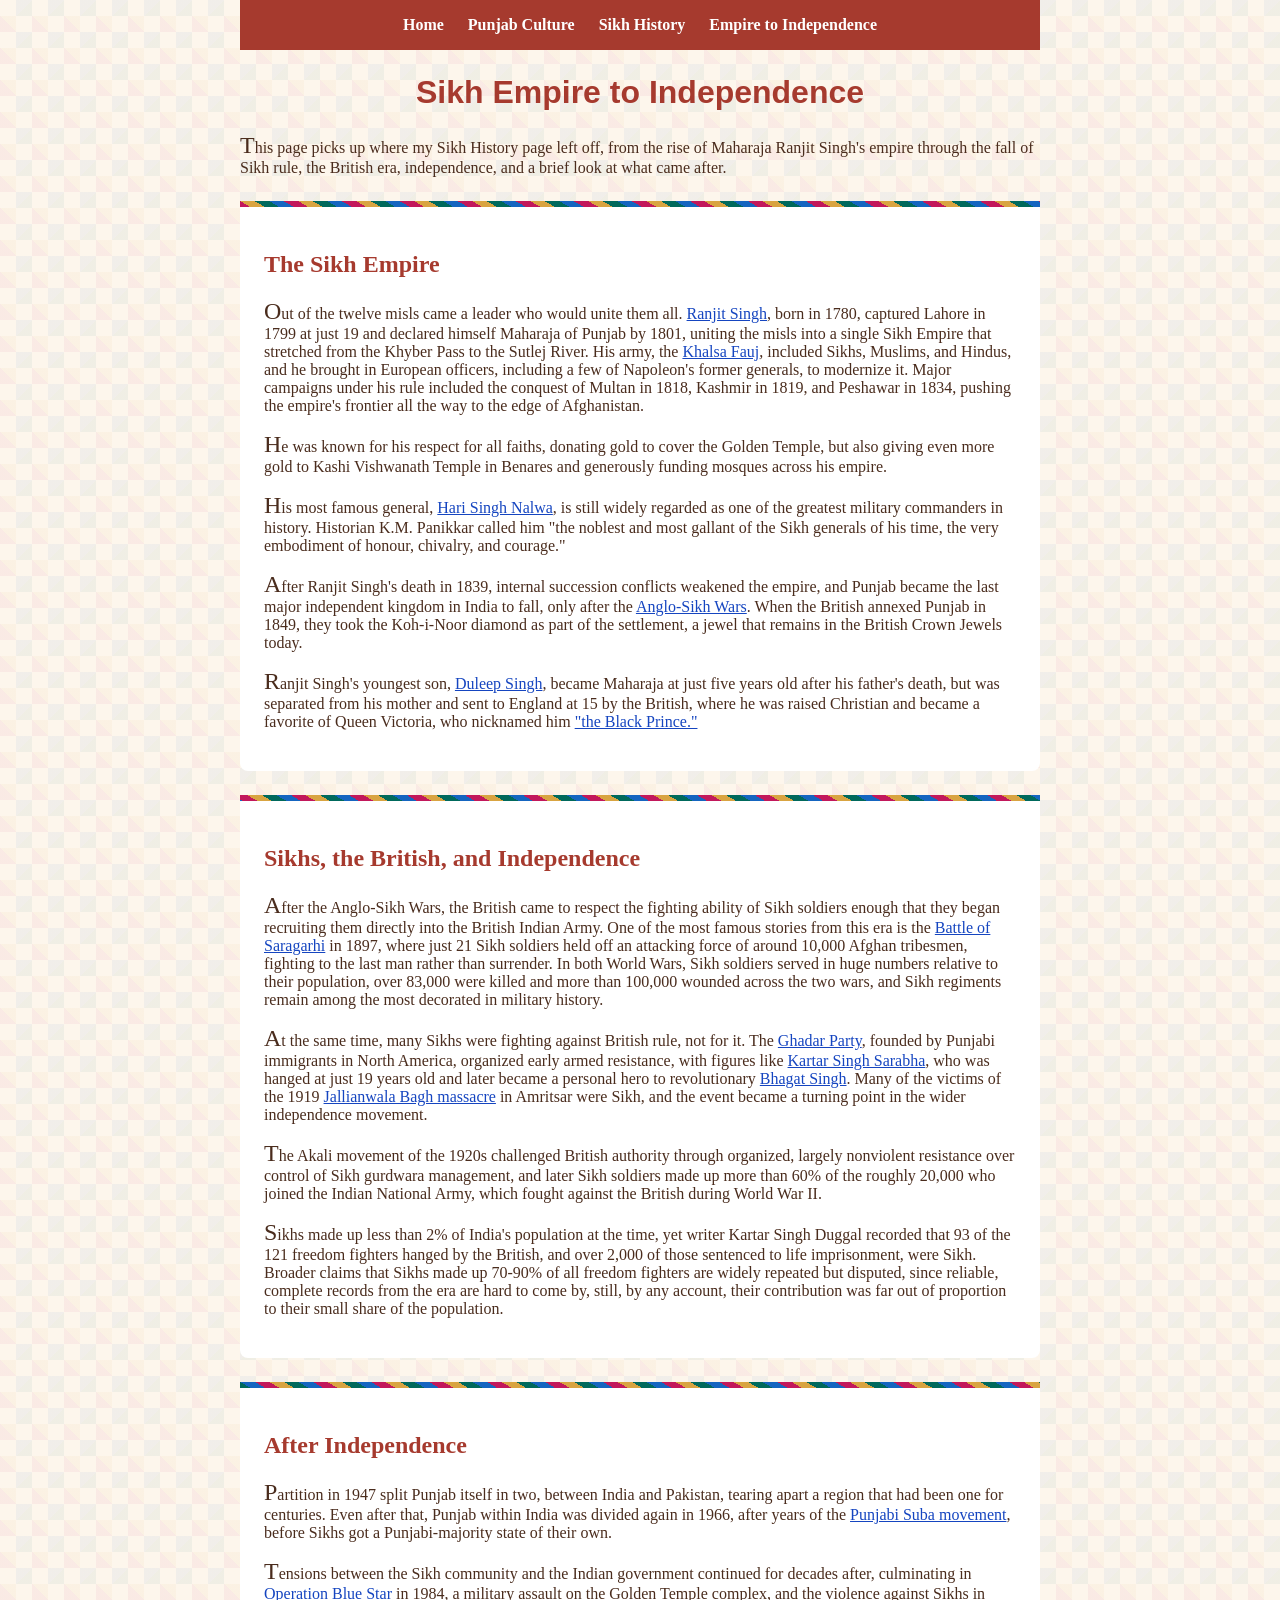
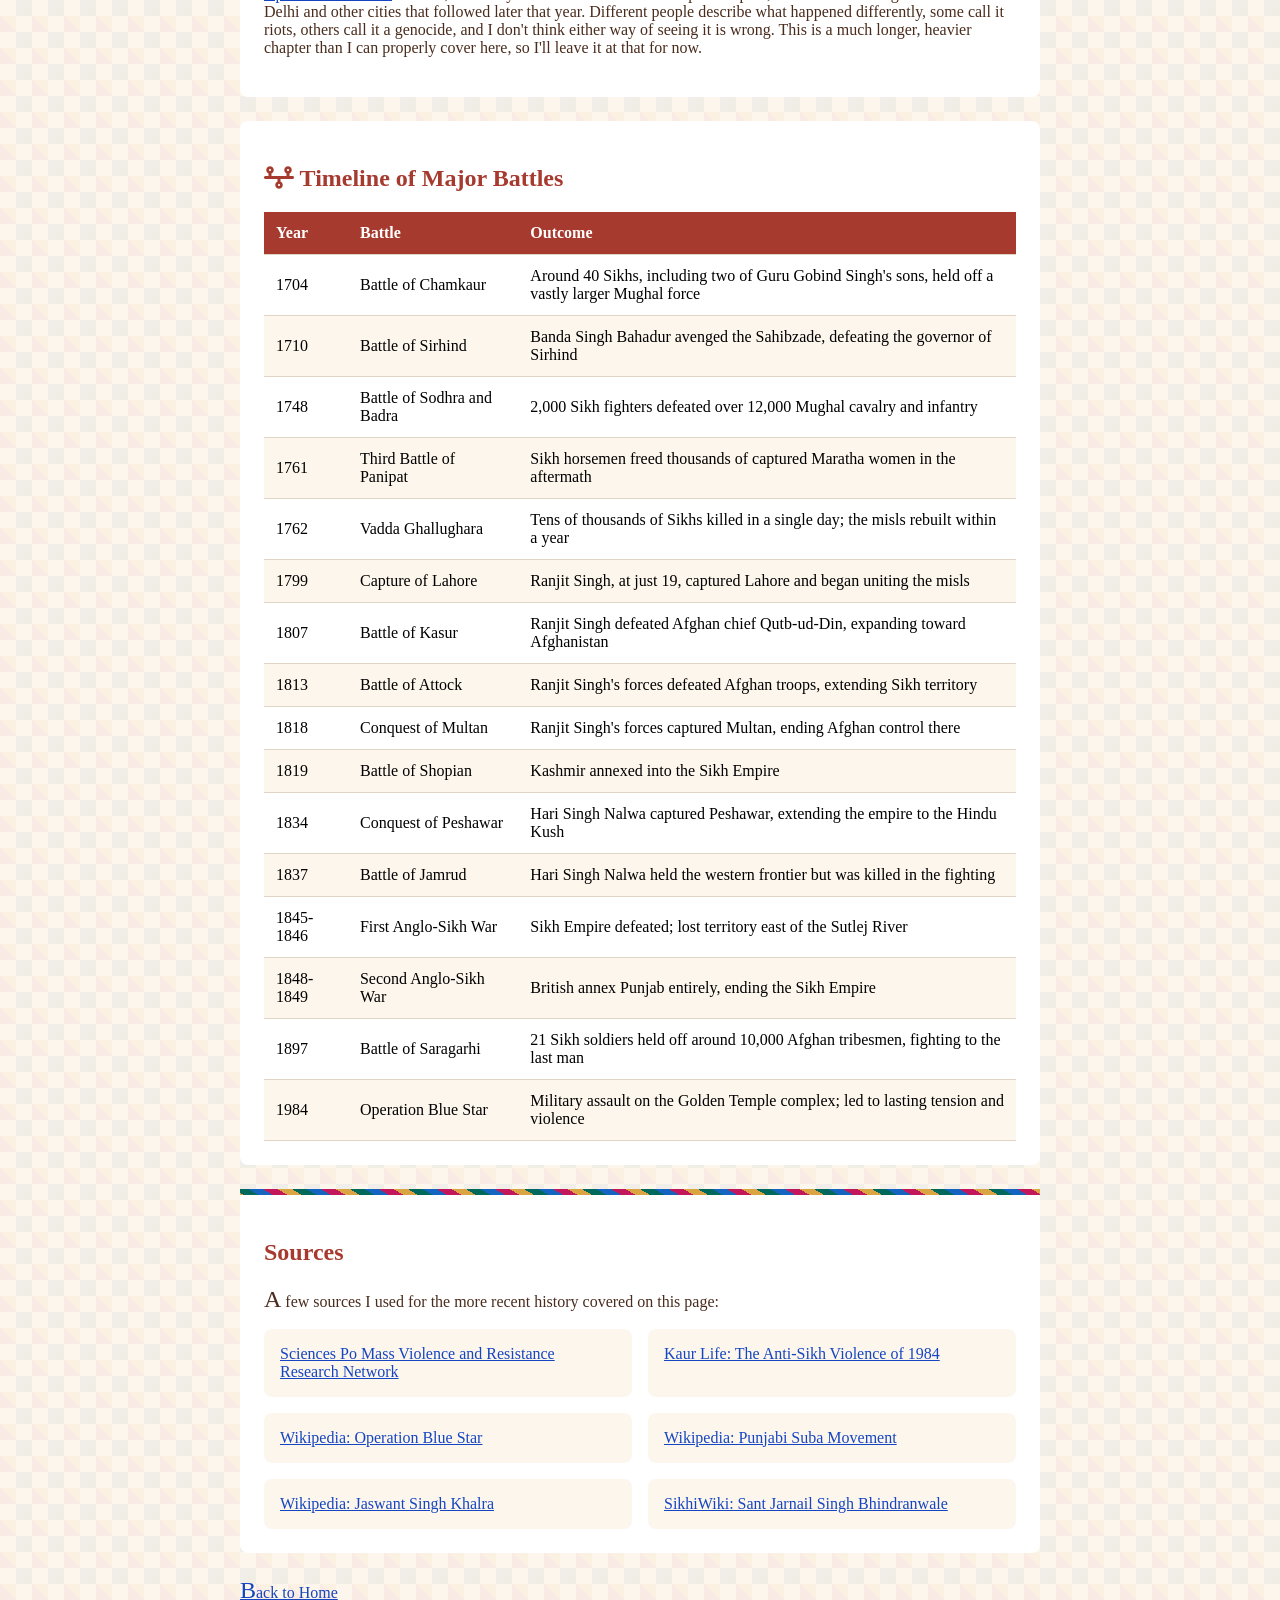
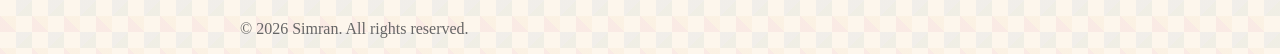
<file: sikh_warriors.html>
<!doctype html>
<html lang="en">
  <head>
    <meta charset="UTF-8" />
    <meta name="viewport" content="width=device-width, initial-scale=1.0" />
    <title>Sikh Empire to Independence - Simran's Website</title>
    <link rel="stylesheet" href="styles.css" />
    <link rel="preconnect" href="https://fonts.googleapis.com" />
    <link rel="preconnect" href="https://fonts.gstatic.com" crossorigin />
    <link
      href="https://fonts.googleapis.com/css2?family=Playfair+Display:wght@600;700&display=swap"
      rel="stylesheet"
    />
    <link
      rel="stylesheet"
      href="https://cdnjs.cloudflare.com/ajax/libs/font-awesome/6.5.1/css/all.min.css"
    />
    <link rel="apple-touch-icon" sizes="180x180" href="apple-touch-icon.png" />
    <link rel="icon" type="image/png" sizes="32x32" href="favicon-32x32.png" />
    <link rel="icon" type="image/png" sizes="16x16" href="favicon-16x16.png" />
    <link rel="manifest" href="site.webmanifest" />
  </head>

  <body>
    <!-- Navigation menu - consistent across all pages -->
    <nav class="site-nav">
      <a href="index.html">Home</a>
      <a href="culture.html">Punjab Culture</a>
      <a href="sikh_history.html">Sikh History</a>
      <a href="sikh_warriors.html">Empire to Independence</a>
    </nav>

    <!-- Page heading -->
    <h1>Sikh Empire to Independence</h1>

    <main>
      <!-- Intro -->
      <p>
        This page picks up where my Sikh History page left off, from the rise of
        Maharaja Ranjit Singh's empire through the fall of Sikh rule, the
        British era, independence, and a brief look at what came after.
      </p>

      <!-- The Sikh Empire -->
      <section class="culture-section phulkari-accent">
        <h2>The Sikh Empire</h2>
        <p>
          Out of the twelve misls came a leader who would unite them all.
          <a href="https://en.wikipedia.org/wiki/Ranjit_Singh" target="_blank"
            >Ranjit Singh</a
          >, born in 1780, captured Lahore in 1799 at just 19 and declared
          himself Maharaja of Punjab by 1801, uniting the misls into a single
          Sikh Empire that stretched from the Khyber Pass to the Sutlej River.
          His army, the
          <a href="https://en.wikipedia.org/wiki/Fauj-i-Khas" target="_blank"
            >Khalsa Fauj</a
          >, included Sikhs, Muslims, and Hindus, and he brought in European
          officers, including a few of Napoleon's former generals, to modernize
          it. Major campaigns under his rule included the conquest of Multan in
          1818, Kashmir in 1819, and Peshawar in 1834, pushing the empire's
          frontier all the way to the edge of Afghanistan.
        </p>
        <p>
          He was known for his respect for all faiths, donating gold to cover
          the Golden Temple, but also giving even more gold to Kashi Vishwanath
          Temple in Benares and generously funding mosques across his empire.
        </p>
        <p>
          His most famous general,
          <a
            href="https://en.wikipedia.org/wiki/Hari_Singh_Nalwa"
            target="_blank"
            >Hari Singh Nalwa</a
          >, is still widely regarded as one of the greatest military commanders
          in history. Historian K.M. Panikkar called him "the noblest and most
          gallant of the Sikh generals of his time, the very embodiment of
          honour, chivalry, and courage."
        </p>
        <p>
          After Ranjit Singh's death in 1839, internal succession conflicts
          weakened the empire, and Punjab became the last major independent
          kingdom in India to fall, only after the
          <a
            href="https://en.wikipedia.org/wiki/Anglo-Sikh_wars"
            target="_blank"
            >Anglo-Sikh Wars</a
          >. When the British annexed Punjab in 1849, they took the Koh-i-Noor
          diamond as part of the settlement, a jewel that remains in the British
          Crown Jewels today.
        </p>
        <p>
          Ranjit Singh's youngest son,
          <a href="https://en.wikipedia.org/wiki/Duleep_Singh" target="_blank"
            >Duleep Singh</a
          >, became Maharaja at just five years old after his father's death,
          but was separated from his mother and sent to England at 15 by the
          British, where he was raised Christian and became a favorite of Queen
          Victoria, who nicknamed him
          <a href="https://theblackprince.net/" target="_blank"
            >"the Black Prince."</a
          >
        </p>
      </section>

      <!-- Sikhs, the British, and Independence -->
      <section class="culture-section phulkari-accent">
        <h2>Sikhs, the British, and Independence</h2>
        <p>
          After the Anglo-Sikh Wars, the British came to respect the fighting
          ability of Sikh soldiers enough that they began recruiting them
          directly into the British Indian Army. One of the most famous stories
          from this era is the
          <a
            href="https://en.wikipedia.org/wiki/Battle_of_Saragarhi"
            target="_blank"
            >Battle of Saragarhi</a
          >
          in 1897, where just 21 Sikh soldiers held off an attacking force of
          around 10,000 Afghan tribesmen, fighting to the last man rather than
          surrender. In both World Wars, Sikh soldiers served in huge numbers
          relative to their population, over 83,000 were killed and more than
          100,000 wounded across the two wars, and Sikh regiments remain among
          the most decorated in military history.
        </p>
        <p>
          At the same time, many Sikhs were fighting against British rule, not
          for it. The
          <a href="https://en.wikipedia.org/wiki/Ghadar_Party" target="_blank"
            >Ghadar Party</a
          >, founded by Punjabi immigrants in North America, organized early
          armed resistance, with figures like
          <a
            href="https://en.wikipedia.org/wiki/Kartar_Singh_Sarabha"
            target="_blank"
            >Kartar Singh Sarabha</a
          >, who was hanged at just 19 years old and later became a personal
          hero to revolutionary
          <a href="https://en.wikipedia.org/wiki/Bhagat_Singh" target="_blank"
            >Bhagat Singh</a
          >. Many of the victims of the 1919
          <a
            href="https://en.wikipedia.org/wiki/Jallianwala_Bagh_massacre"
            target="_blank"
            >Jallianwala Bagh massacre</a
          >
          in Amritsar were Sikh, and the event became a turning point in the
          wider independence movement.
        </p>
        <p>
          The Akali movement of the 1920s challenged British authority through
          organized, largely nonviolent resistance over control of Sikh gurdwara
          management, and later Sikh soldiers made up more than 60% of the
          roughly 20,000 who joined the Indian National Army, which fought
          against the British during World War II.
        </p>
        <p>
          Sikhs made up less than 2% of India's population at the time, yet
          writer Kartar Singh Duggal recorded that 93 of the 121 freedom
          fighters hanged by the British, and over 2,000 of those sentenced to
          life imprisonment, were Sikh. Broader claims that Sikhs made up 70-90%
          of all freedom fighters are widely repeated but disputed, since
          reliable, complete records from the era are hard to come by, still, by
          any account, their contribution was far out of proportion to their
          small share of the population.
        </p>
      </section>

      <!-- After Independence -->
      <section class="culture-section phulkari-accent">
        <h2>After Independence</h2>
        <p>
          Partition in 1947 split Punjab itself in two, between India and
          Pakistan, tearing apart a region that had been one for centuries. Even
          after that, Punjab within India was divided again in 1966, after years
          of the
          <a
            href="https://en.wikipedia.org/wiki/Punjabi_Suba_movement"
            target="_blank"
            >Punjabi Suba movement</a
          >, before Sikhs got a Punjabi-majority state of their own.
        </p>
        <p>
          Tensions between the Sikh community and the Indian government
          continued for decades after, culminating in
          <a
            href="https://en.wikipedia.org/wiki/Operation_Blue_Star"
            target="_blank"
            >Operation Blue Star</a
          >
          in 1984, a military assault on the Golden Temple complex, and the
          violence against Sikhs in Delhi and other cities that followed later
          that year. Different people describe what happened differently, some
          call it riots, others call it a genocide, and I don't think either way
          of seeing it is wrong. This is a much longer, heavier chapter than I
          can properly cover here, so I'll leave it at that for now.
        </p>
      </section>

      <!-- Timeline table of major battles/wars (extra credit) -->
      <section class="culture-section">
        <h2><i class="fa-solid fa-timeline"></i> Timeline of Major Battles</h2>
        <table class="timeline-table">
          <thead>
            <tr>
              <th>Year</th>
              <th>Battle</th>
              <th>Outcome</th>
            </tr>
          </thead>
          <tbody>
            <tr>
              <td>1704</td>
              <td>Battle of Chamkaur</td>
              <td>
                Around 40 Sikhs, including two of Guru Gobind Singh's sons, held
                off a vastly larger Mughal force
              </td>
            </tr>
            <tr>
              <td>1710</td>
              <td>Battle of Sirhind</td>
              <td>
                Banda Singh Bahadur avenged the Sahibzade, defeating the
                governor of Sirhind
              </td>
            </tr>
            <tr>
              <td>1748</td>
              <td>Battle of Sodhra and Badra</td>
              <td>
                2,000 Sikh fighters defeated over 12,000 Mughal cavalry and
                infantry
              </td>
            </tr>
            <tr>
              <td>1761</td>
              <td>Third Battle of Panipat</td>
              <td>
                Sikh horsemen freed thousands of captured Maratha women in the
                aftermath
              </td>
            </tr>
            <tr>
              <td>1762</td>
              <td>Vadda Ghallughara</td>
              <td>
                Tens of thousands of Sikhs killed in a single day; the misls
                rebuilt within a year
              </td>
            </tr>
            <tr>
              <td>1799</td>
              <td>Capture of Lahore</td>
              <td>
                Ranjit Singh, at just 19, captured Lahore and began uniting the
                misls
              </td>
            </tr>
            <tr>
              <td>1807</td>
              <td>Battle of Kasur</td>
              <td>
                Ranjit Singh defeated Afghan chief Qutb-ud-Din, expanding toward
                Afghanistan
              </td>
            </tr>
            <tr>
              <td>1813</td>
              <td>Battle of Attock</td>
              <td>
                Ranjit Singh's forces defeated Afghan troops, extending Sikh
                territory
              </td>
            </tr>
            <tr>
              <td>1818</td>
              <td>Conquest of Multan</td>
              <td>
                Ranjit Singh's forces captured Multan, ending Afghan control
                there
              </td>
            </tr>
            <tr>
              <td>1819</td>
              <td>Battle of Shopian</td>
              <td>Kashmir annexed into the Sikh Empire</td>
            </tr>
            <tr>
              <td>1834</td>
              <td>Conquest of Peshawar</td>
              <td>
                Hari Singh Nalwa captured Peshawar, extending the empire to the
                Hindu Kush
              </td>
            </tr>
            <tr>
              <td>1837</td>
              <td>Battle of Jamrud</td>
              <td>
                Hari Singh Nalwa held the western frontier but was killed in the
                fighting
              </td>
            </tr>
            <tr>
              <td>1845-1846</td>
              <td>First Anglo-Sikh War</td>
              <td>
                Sikh Empire defeated; lost territory east of the Sutlej River
              </td>
            </tr>
            <tr>
              <td>1848-1849</td>
              <td>Second Anglo-Sikh War</td>
              <td>British annex Punjab entirely, ending the Sikh Empire</td>
            </tr>
            <tr>
              <td>1897</td>
              <td>Battle of Saragarhi</td>
              <td>
                21 Sikh soldiers held off around 10,000 Afghan tribesmen,
                fighting to the last man
              </td>
            </tr>
            <tr>
              <td>1984</td>
              <td>Operation Blue Star</td>
              <td>
                Military assault on the Golden Temple complex; led to lasting
                tension and violence
              </td>
            </tr>
          </tbody>
        </table>
      </section>

      <!-- Sources -->
      <section class="culture-section phulkari-accent">
        <h2>Sources</h2>
        <p>
          A few sources I used for the more recent history covered on this page:
        </p>
        <ul class="reading-grid">
          <li>
            <a
              href="https://www.sciencespo.fr/mass-violence-war-massacre-resistance/en/document/anti-sikh-pogrom-october-31-november-4-1984-new-delhi.html"
              target="_blank"
              >Sciences Po Mass Violence and Resistance Research Network</a
            >
          </li>
          <li>
            <a
              href="https://kaurlife.org/2022/03/01/the-anti-sikh-violence-of-1984-part-1-the-background/"
              target="_blank"
              >Kaur Life: The Anti-Sikh Violence of 1984</a
            >
          </li>
          <li>
            <a
              href="https://en.wikipedia.org/wiki/Operation_Blue_Star"
              target="_blank"
              >Wikipedia: Operation Blue Star</a
            >
          </li>
          <li>
            <a
              href="https://en.wikipedia.org/wiki/Punjabi_Suba_movement"
              target="_blank"
              >Wikipedia: Punjabi Suba Movement</a
            >
          </li>
          <li>
            <a
              href="https://en.wikipedia.org/wiki/Jaswant_Singh_Khalra"
              target="_blank"
              >Wikipedia: Jaswant Singh Khalra</a
            >
          </li>
          <li>
            <a
              href="https://www.sikhiwiki.org/index.php/Sant_Jarnail_Singh_Bhindranwale"
              target="_blank"
              >SikhiWiki: Sant Jarnail Singh Bhindranwale</a
            >
          </li>
        </ul>
      </section>

      <!--Link back to homepage-->
      <p><a href="index.html">Back to Home</a></p>
    </main>

    <!--Footer-->
    <footer>
      <p id="copyright">&copy; 2026 Simran. All rights reserved.</p>
    </footer>
  </body>
</html>
</file>
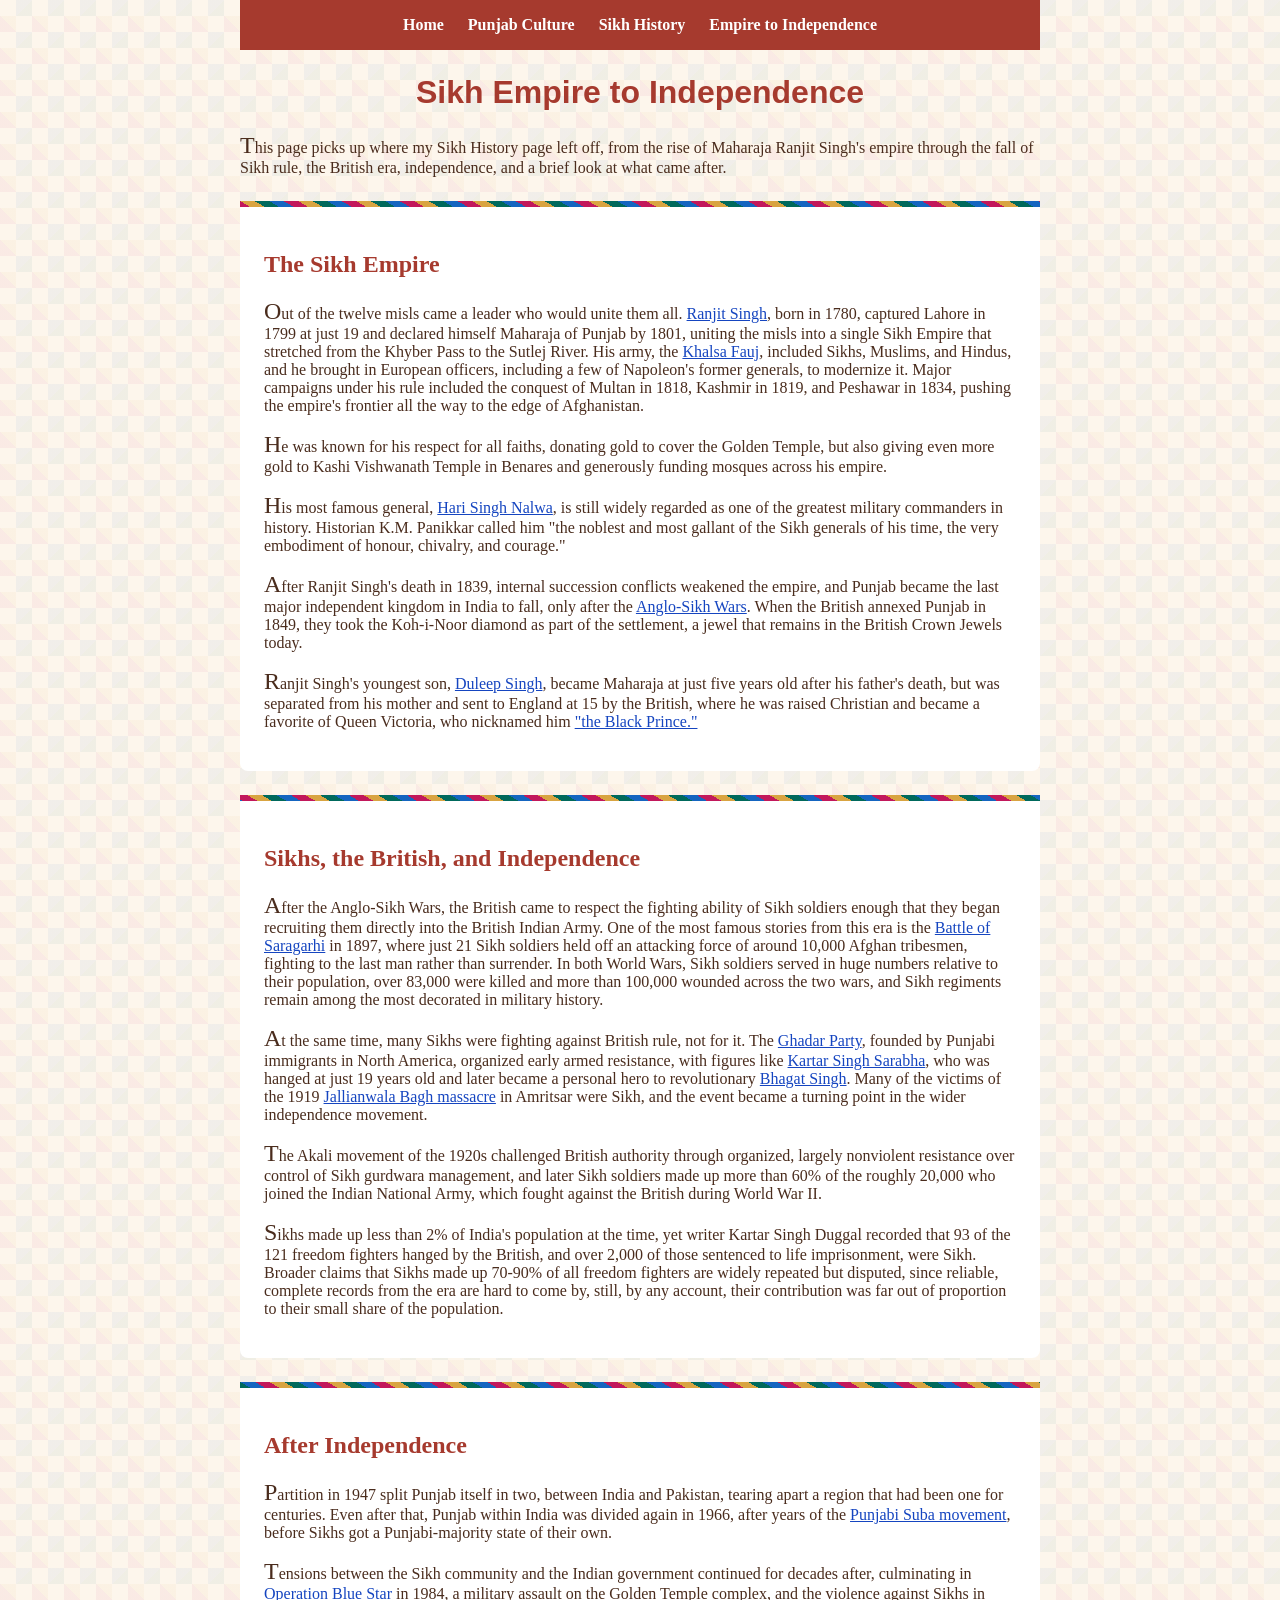
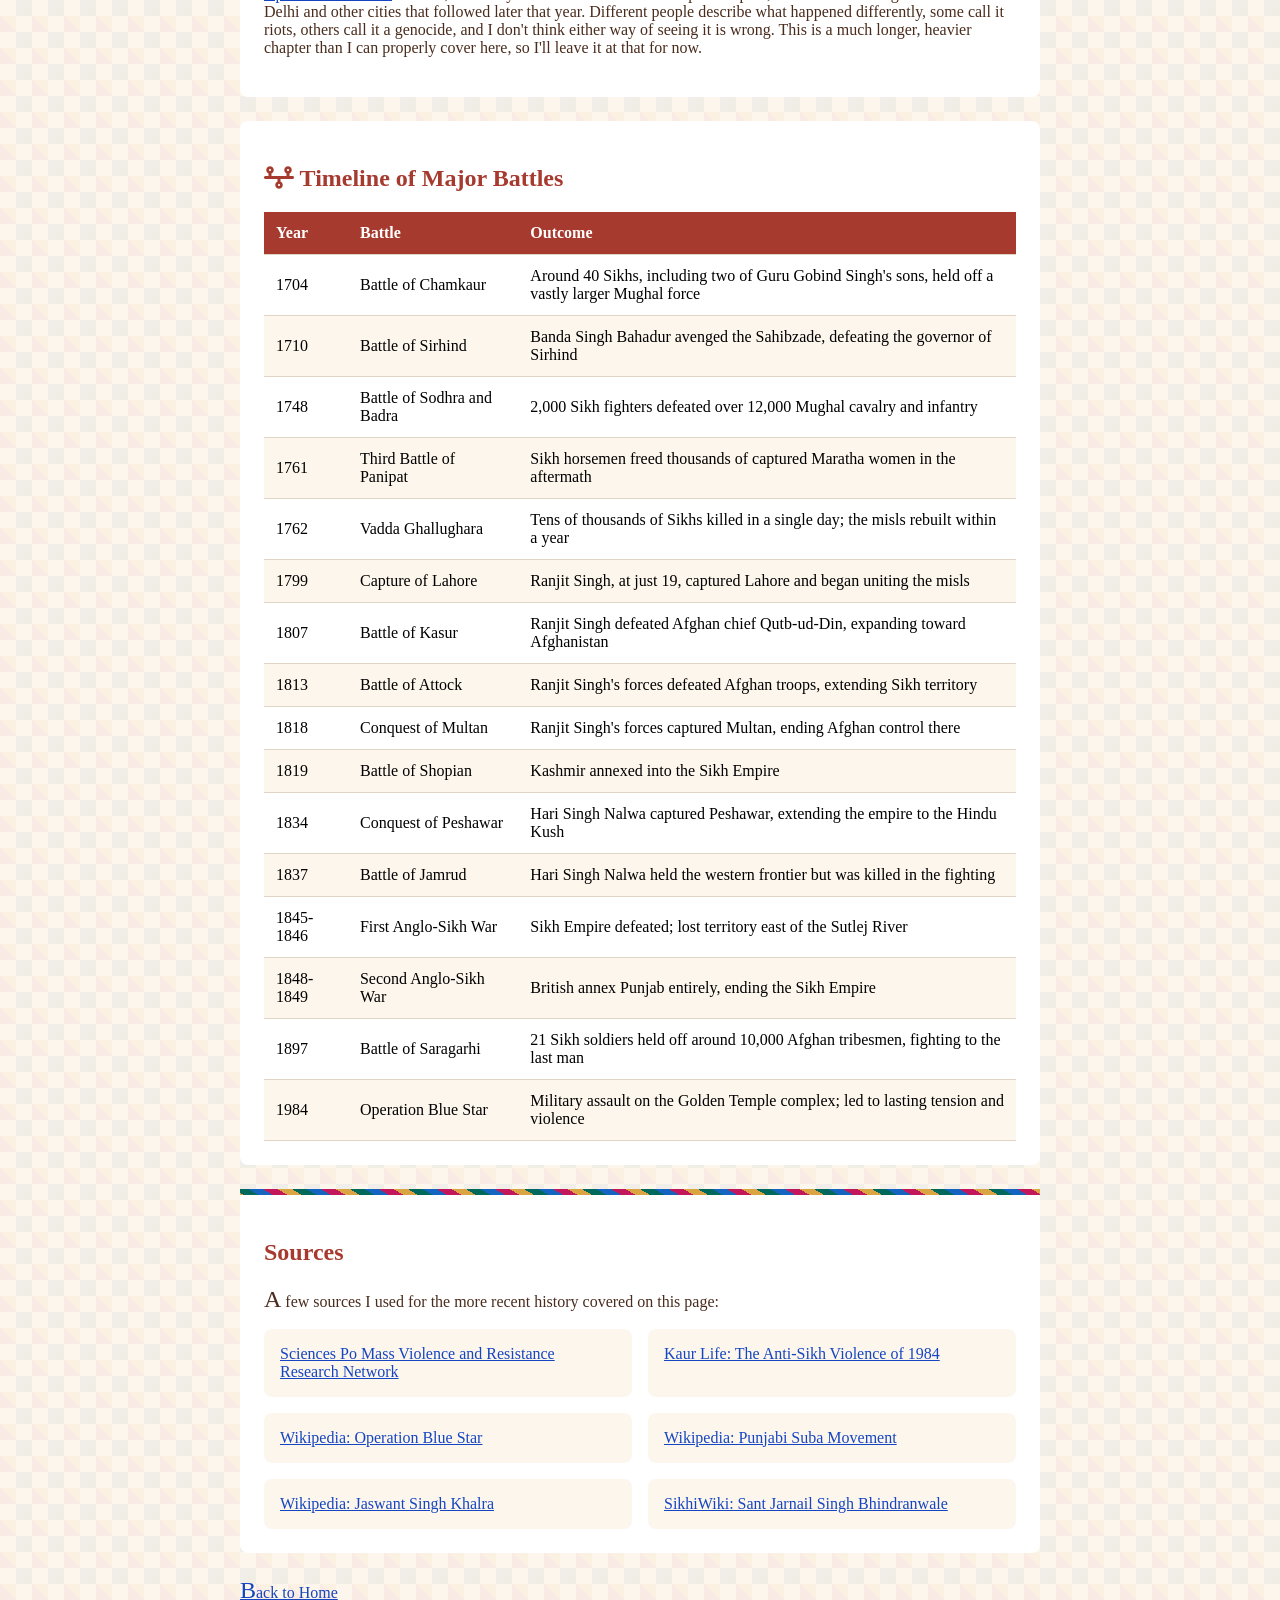
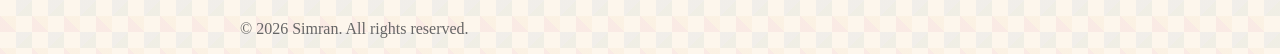
<file: warriors.html>
<!doctype html>
<html lang="en">
  <head>
    <meta charset="UTF-8" />
    <meta name="viewport" content="width=device-width, initial-scale=1.0" />
    <title>Sikh Empire to Independence - Simran's Website</title>
    <link rel="stylesheet" href="styles.css" />
    <link rel="preconnect" href="https://fonts.googleapis.com" />
    <link rel="preconnect" href="https://fonts.gstatic.com" crossorigin />
    <link
      href="https://fonts.googleapis.com/css2?family=Playfair+Display:wght@600;700&display=swap"
      rel="stylesheet"
    />
    <link
      rel="stylesheet"
      href="https://cdnjs.cloudflare.com/ajax/libs/font-awesome/6.5.1/css/all.min.css"
    />
    <link
      rel="apple-touch-icon"
      sizes="180x180"
      href="favicons/apple-touch-icon.png"
    />
    <link
      rel="icon"
      type="image/png"
      sizes="32x32"
      href="favicons/favicon-32x32.png"
    />
    <link
      rel="icon"
      type="image/png"
      sizes="16x16"
      href="favicons/favicon-16x16.png"
    />
    <link rel="manifest" href="favicons/site.webmanifest" />
  </head>

  <body>
    <!-- Navigation menu - consistent across all pages -->
    <nav class="site-nav">
      <a href="index.html">Home</a>
      <a href="culture.html">Punjab Culture</a>
      <a href="history.html">Sikh History</a>
      <a href="warriors.html">Empire to Independence</a>
    </nav>

    <!-- Page heading -->
    <h1>Sikh Empire to Independence</h1>

    <main>
      <!-- Intro -->
      <p>
        This page picks up where my Sikh History page left off, from the rise of
        Maharaja Ranjit Singh's empire through the fall of Sikh rule, the
        British era, independence, and a brief look at what came after.
      </p>

      <!-- The Sikh Empire -->
      <section class="culture-section phulkari-accent">
        <h2>The Sikh Empire</h2>
        <p>
          Out of the twelve misls came a leader who would unite them all.
          <a href="https://en.wikipedia.org/wiki/Ranjit_Singh" target="_blank"
            >Ranjit Singh</a
          >, born in 1780, captured Lahore in 1799 at just 19 and declared
          himself Maharaja of Punjab by 1801, uniting the misls into a single
          Sikh Empire that stretched from the Khyber Pass to the Sutlej River.
          His army, the
          <a href="https://en.wikipedia.org/wiki/Fauj-i-Khas" target="_blank"
            >Khalsa Fauj</a
          >, included Sikhs, Muslims, and Hindus, and he brought in European
          officers, including a few of Napoleon's former generals, to modernize
          it. Major campaigns under his rule included the conquest of Multan in
          1818, Kashmir in 1819, and Peshawar in 1834, pushing the empire's
          frontier all the way to the edge of Afghanistan.
        </p>
        <p>
          He was known for his respect for all faiths, donating gold to cover
          the Golden Temple, but also giving even more gold to Kashi Vishwanath
          Temple in Benares and generously funding mosques across his empire.
        </p>
        <p>
          His most famous general,
          <a
            href="https://en.wikipedia.org/wiki/Hari_Singh_Nalwa"
            target="_blank"
            >Hari Singh Nalwa</a
          >, is still widely regarded as one of the greatest military commanders
          in history. Historian K.M. Panikkar called him "the noblest and most
          gallant of the Sikh generals of his time, the very embodiment of
          honour, chivalry, and courage."
        </p>
        <p>
          After Ranjit Singh's death in 1839, internal succession conflicts
          weakened the empire, and Punjab became the last major independent
          kingdom in India to fall, only after the
          <a
            href="https://en.wikipedia.org/wiki/Anglo-Sikh_wars"
            target="_blank"
            >Anglo-Sikh Wars</a
          >. When the British annexed Punjab in 1849, they took the Koh-i-Noor
          diamond as part of the settlement, a jewel that remains in the British
          Crown Jewels today.
        </p>
        <p>
          Ranjit Singh's youngest son,
          <a href="https://en.wikipedia.org/wiki/Duleep_Singh" target="_blank"
            >Duleep Singh</a
          >, became Maharaja at just five years old after his father's death,
          but was separated from his mother and sent to England at 15 by the
          British, where he was raised Christian and became a favorite of Queen
          Victoria, who nicknamed him
          <a href="https://theblackprince.net/" target="_blank"
            >"the Black Prince."</a
          >
        </p>
      </section>

      <!-- Sikhs, the British, and Independence -->
      <section class="culture-section phulkari-accent">
        <h2>Sikhs, the British, and Independence</h2>
        <p>
          After the Anglo-Sikh Wars, the British came to respect the fighting
          ability of Sikh soldiers enough that they began recruiting them
          directly into the British Indian Army. One of the most famous stories
          from this era is the
          <a
            href="https://en.wikipedia.org/wiki/Battle_of_Saragarhi"
            target="_blank"
            >Battle of Saragarhi</a
          >
          in 1897, where just 21 Sikh soldiers held off an attacking force of
          around 10,000 Afghan tribesmen, fighting to the last man rather than
          surrender. In both World Wars, Sikh soldiers served in huge numbers
          relative to their population, over 83,000 were killed and more than
          100,000 wounded across the two wars, and Sikh regiments remain among
          the most decorated in military history.
        </p>
        <p>
          At the same time, many Sikhs were fighting against British rule, not
          for it. The
          <a href="https://en.wikipedia.org/wiki/Ghadar_Party" target="_blank"
            >Ghadar Party</a
          >, founded by Punjabi immigrants in North America, organized early
          armed resistance, with figures like
          <a
            href="https://en.wikipedia.org/wiki/Kartar_Singh_Sarabha"
            target="_blank"
            >Kartar Singh Sarabha</a
          >, who was hanged at just 19 years old and later became a personal
          hero to revolutionary
          <a href="https://en.wikipedia.org/wiki/Bhagat_Singh" target="_blank"
            >Bhagat Singh</a
          >. Many of the victims of the 1919
          <a
            href="https://en.wikipedia.org/wiki/Jallianwala_Bagh_massacre"
            target="_blank"
            >Jallianwala Bagh massacre</a
          >
          in Amritsar were Sikh, and the event became a turning point in the
          wider independence movement.
        </p>
        <p>
          The Akali movement of the 1920s challenged British authority through
          organized, largely nonviolent resistance over control of Sikh gurdwara
          management, and later Sikh soldiers made up more than 60% of the
          roughly 20,000 who joined the Indian National Army, which fought
          against the British during World War II.
        </p>
        <p>
          Sikhs made up less than 2% of India's population at the time, yet
          writer Kartar Singh Duggal recorded that 93 of the 121 freedom
          fighters hanged by the British, and over 2,000 of those sentenced to
          life imprisonment, were Sikh. Broader claims that Sikhs made up 70-90%
          of all freedom fighters are widely repeated but disputed, since
          reliable, complete records from the era are hard to come by, still, by
          any account, their contribution was far out of proportion to their
          small share of the population.
        </p>
      </section>

      <!-- After Independence -->
      <section class="culture-section phulkari-accent">
        <h2>After Independence</h2>
        <p>
          Partition in 1947 split Punjab itself in two, between India and
          Pakistan, tearing apart a region that had been one for centuries. Even
          after that, Punjab within India was divided again in 1966, after years
          of the
          <a
            href="https://en.wikipedia.org/wiki/Punjabi_Suba_movement"
            target="_blank"
            >Punjabi Suba movement</a
          >, before Sikhs got a Punjabi-majority state of their own.
        </p>
        <p>
          Tensions between the Sikh community and the Indian government
          continued for decades after, culminating in
          <a
            href="https://en.wikipedia.org/wiki/Operation_Blue_Star"
            target="_blank"
            >Operation Blue Star</a
          >
          in 1984, a military assault on the Golden Temple complex, and the
          violence against Sikhs in Delhi and other cities that followed later
          that year. Different people describe what happened differently, some
          call it riots, others call it a genocide, and I don't think either way
          of seeing it is wrong. This is a much longer, heavier chapter than I
          can properly cover here, so I'll leave it at that for now.
        </p>
      </section>

      <!-- Timeline table of major battles/wars (extra credit) -->
      <section class="culture-section">
        <h2><i class="fa-solid fa-timeline"></i> Timeline of Major Battles</h2>
        <table class="timeline-table">
          <thead>
            <tr>
              <th>Year</th>
              <th>Battle</th>
              <th>Outcome</th>
            </tr>
          </thead>
          <tbody>
            <tr>
              <td>1704</td>
              <td>Battle of Chamkaur</td>
              <td>
                Around 40 Sikhs, including two of Guru Gobind Singh's sons, held
                off a vastly larger Mughal force
              </td>
            </tr>
            <tr>
              <td>1710</td>
              <td>Battle of Sirhind</td>
              <td>
                Banda Singh Bahadur avenged the Sahibzade, defeating the
                governor of Sirhind
              </td>
            </tr>
            <tr>
              <td>1748</td>
              <td>Battle of Sodhra and Badra</td>
              <td>
                2,000 Sikh fighters defeated over 12,000 Mughal cavalry and
                infantry
              </td>
            </tr>
            <tr>
              <td>1761</td>
              <td>Third Battle of Panipat</td>
              <td>
                Sikh horsemen freed thousands of captured Maratha women in the
                aftermath
              </td>
            </tr>
            <tr>
              <td>1762</td>
              <td>Vadda Ghallughara</td>
              <td>
                Tens of thousands of Sikhs killed in a single day; the misls
                rebuilt within a year
              </td>
            </tr>
            <tr>
              <td>1799</td>
              <td>Capture of Lahore</td>
              <td>
                Ranjit Singh, at just 19, captured Lahore and began uniting the
                misls
              </td>
            </tr>
            <tr>
              <td>1807</td>
              <td>Battle of Kasur</td>
              <td>
                Ranjit Singh defeated Afghan chief Qutb-ud-Din, expanding toward
                Afghanistan
              </td>
            </tr>
            <tr>
              <td>1813</td>
              <td>Battle of Attock</td>
              <td>
                Ranjit Singh's forces defeated Afghan troops, extending Sikh
                territory
              </td>
            </tr>
            <tr>
              <td>1818</td>
              <td>Conquest of Multan</td>
              <td>
                Ranjit Singh's forces captured Multan, ending Afghan control
                there
              </td>
            </tr>
            <tr>
              <td>1819</td>
              <td>Battle of Shopian</td>
              <td>Kashmir annexed into the Sikh Empire</td>
            </tr>
            <tr>
              <td>1834</td>
              <td>Conquest of Peshawar</td>
              <td>
                Hari Singh Nalwa captured Peshawar, extending the empire to the
                Hindu Kush
              </td>
            </tr>
            <tr>
              <td>1837</td>
              <td>Battle of Jamrud</td>
              <td>
                Hari Singh Nalwa held the western frontier but was killed in the
                fighting
              </td>
            </tr>
            <tr>
              <td>1845-1846</td>
              <td>First Anglo-Sikh War</td>
              <td>
                Sikh Empire defeated; lost territory east of the Sutlej River
              </td>
            </tr>
            <tr>
              <td>1848-1849</td>
              <td>Second Anglo-Sikh War</td>
              <td>British annex Punjab entirely, ending the Sikh Empire</td>
            </tr>
            <tr>
              <td>1897</td>
              <td>Battle of Saragarhi</td>
              <td>
                21 Sikh soldiers held off around 10,000 Afghan tribesmen,
                fighting to the last man
              </td>
            </tr>
            <tr>
              <td>1984</td>
              <td>Operation Blue Star</td>
              <td>
                Military assault on the Golden Temple complex; led to lasting
                tension and violence
              </td>
            </tr>
          </tbody>
        </table>
      </section>

      <!-- Sources -->
      <section class="culture-section phulkari-accent">
        <h2>Sources</h2>
        <p>
          A few sources I used for the more recent history covered on this page:
        </p>
        <ul class="reading-grid">
          <li>
            <a
              href="https://www.sciencespo.fr/mass-violence-war-massacre-resistance/en/document/anti-sikh-pogrom-october-31-november-4-1984-new-delhi.html"
              target="_blank"
              >Sciences Po Mass Violence and Resistance Research Network</a
            >
          </li>
          <li>
            <a
              href="https://kaurlife.org/2022/03/01/the-anti-sikh-violence-of-1984-part-1-the-background/"
              target="_blank"
              >Kaur Life: The Anti-Sikh Violence of 1984</a
            >
          </li>
          <li>
            <a
              href="https://en.wikipedia.org/wiki/Operation_Blue_Star"
              target="_blank"
              >Wikipedia: Operation Blue Star</a
            >
          </li>
          <li>
            <a
              href="https://en.wikipedia.org/wiki/Punjabi_Suba_movement"
              target="_blank"
              >Wikipedia: Punjabi Suba Movement</a
            >
          </li>
          <li>
            <a
              href="https://en.wikipedia.org/wiki/Jaswant_Singh_Khalra"
              target="_blank"
              >Wikipedia: Jaswant Singh Khalra</a
            >
          </li>
          <li>
            <a
              href="https://www.sikhiwiki.org/index.php/Sant_Jarnail_Singh_Bhindranwale"
              target="_blank"
              >SikhiWiki: Sant Jarnail Singh Bhindranwale</a
            >
          </li>
        </ul>
      </section>

      <!--Link back to homepage-->
      <p><a href="index.html">Back to Home</a></p>
    </main>

    <!--Footer-->
    <footer>
      <p id="copyright">&copy; 2026 Simran. All rights reserved.</p>
    </footer>
  </body>
</html>
</file>
<file: styles.css>
:root {
    --phulkari-pink: #c2185b;
    --phulkari-teal: #00695c;
    --phulkari-blue: #1545c0;
    --phulkari-gold: #d9a441;
    --phulkari-green: #4b7f52;
    --phulkari-red: #a63a2e;
    --cream-bg: #fdf6ec;
    --text-dark: #4a2c1d;
}

/* Phulkari-inspired diamond pattern background */
body {
    max-width: 50rem;
    margin: 0 auto;
    padding: 0 1rem;
    background-color: var(--cream-bg);
    background-image:
        linear-gradient(45deg, rgba(194, 24, 91, 0.05) 25%, transparent 25%),
        linear-gradient(-45deg, rgba(0, 105, 92, 0.05) 25%, transparent 25%),
        linear-gradient(45deg, transparent 75%, rgba(217, 164, 65, 0.05) 75%),
        linear-gradient(-45deg, transparent 75%, rgba(21, 101, 192, 0.05) 75%);
    background-size: 2rem 2rem;
    background-position: 0 0, 0 1rem, 1rem -1rem, -1rem 0px;
}

/* Type selector */
h1 {
    font-family: Arial, sans-serif;
    font-size: 2rem;
    color: var(--phulkari-red);
    text-align: center;
}

/* ID selector */
#copyright {
    color: #666666;
}

/* Relational selector (descendant) */
main p {
    color: var(--text-dark);
}

/* Combination selector (grouping) */
ul,
ol {
    margin-left: 1.5rem;
}

/* Pseudo-class */
a:hover {
    color: var(--phulkari-teal);
}

/* Attribute selector */
a[href] {
    text-decoration: underline;
    color: var(--phulkari-blue);
}

/* Pseudo-element */
main p::first-letter {
    font-size: 1.5rem;
}

/* Navigation menu */
.site-nav {
    display: flex;
    justify-content: center;
    gap: 1.5rem;
    padding: 1rem;
    background-color: var(--phulkari-red);
    margin-bottom: 1.5rem;
}

.site-nav a {
    color: #ffffff;
    text-decoration: none;
    font-weight: bold;
}

.site-nav a:hover {
    color: var(--phulkari-gold);
}

/* Hero banner image */
.hero-banner {
    text-align: center;
    margin-bottom: 1.5rem;
}

.hero-banner img {
    width: 100%;
    max-width: 100%;
    max-height: 20rem;
    object-fit: cover;
    border-radius: 0.5rem;
}

/* Styling "Where I'm From" */
.roots-section {
    background-color: #ffffff;
    padding: 1.5rem;
    margin: 2rem 0;
    border-radius: 0.5rem;
    border-top: 0.4rem solid;
    border-image: repeating-linear-gradient(45deg,
            #c2185b 0px,
            #c2185b 10px,
            #d9a441 10px,
            #d9a441 20px,
            #00695c 20px,
            #00695c 30px) 10;
}

.roots-section h2 {
    color: var(--phulkari-red);
    font-style: italic;
}

.roots-section p {
    line-height: 1.8;
}

.roots-section>p {
    font-weight: bold;
}

.roots-section a {
    color: var(--phulkari-teal);
    font-weight: bold;
    text-decoration: none;
}

.roots-section a:hover {
    color: var(--phulkari-gold);
    text-decoration: underline;
}

img.dog-photo {
    border: 0.15rem solid var(--phulkari-gold);
}

/*dog photos*/
.dog-gallery {
    display: flex;
    justify-content: center;
    gap: 1rem;
    flex-wrap: wrap;
    margin: 1.5rem 0;
}

/* Flexbox layout for inside list part */
.roots-list {
    display: flex;
    flex-direction: row;
    justify-content: space-around;
    align-items: center;
    gap: 1rem;
    padding: 0;
}

.roots-list p,
.roots-list a {
    color: #ffffff;
    padding: 0.75rem 1rem;
    border-radius: 0.3rem;
    margin: 0;
    font-weight: bold;
    display: inline-block;
}

/* styling dog photo */
.dog-photo {
    max-width: 100%;
    width: 14rem;
    border-radius: 0.5rem;
    box-shadow: 0.15rem 0.15rem 0.3rem rgba(0, 0, 0, 0.3);
}

.dog-photo:hover {
    box-shadow: 0.3rem 0.3rem 0.5rem rgba(0, 0, 0, 0.4);
}

/* Pseudo-class nested inside a section- highlighting first item */
.roots-list p:first-child,
.roots-list a:first-child {
    background-color: var(--phulkari-teal);
}

.roots-list p:nth-child(2),
.roots-list a:nth-child(2) {
    background-color: var(--phulkari-pink);
}

.roots-list p:last-child,
.roots-list a:last-child {
    background-color: var(--phulkari-blue);
}

.interests-grid {
    display: flex;
    flex-wrap: wrap;
    gap: 1rem;
    margin: 1.5rem 0;
}

.interest-card {
    background-color: #ffffff;
    border: 0.1rem solid #dddddd;
    border-radius: 0.5rem;
    padding: 1rem;
    width: 9rem;
    text-align: center;
    box-shadow: 0.1rem 0.1rem 0.3rem rgba(0, 0, 0, 0.15);
}

.interest-card h3 {
    color: var(--text-dark);
    margin: 0;
    font-size: 1.1rem;
}

.interest-card:nth-child(1) {
    border-top: 0.3rem solid var(--phulkari-pink);
}

.interest-card:nth-child(2) {
    border-top: 0.3rem solid var(--phulkari-teal);
}

.interest-card:nth-child(3) {
    border-top: 0.3rem solid var(--phulkari-blue);
}

.interest-card:nth-child(4) {
    border-top: 0.3rem solid var(--phulkari-gold);
}

/* Three-column layout for top section */
.page2-columns {
    display: flex;
    flex-direction: row;
    align-items: center;
    justify-content: center;
    flex-wrap: wrap;
    gap: 1.5rem;
    margin: 2rem 0;
    padding: 1.5rem;
    border-radius: 0.5rem;
    background: linear-gradient(135deg, #fdf6ec, #fbe9d0);
}

.page2-columns figure {
    margin: 0;
    text-align: center;
}

.page2-columns figcaption {
    font-size: 0.9rem;
    font-weight: bold;
    color: var(--text-dark);
    margin-top: 0.4rem;
}

.page2-text {
    flex: 1;
    min-width: 15rem;
    max-width: 25rem;
    padding: 1rem;
}

.page2-text h2 {
    color: var(--phulkari-red);
}

.page2-text p {
    line-height: 1.6;
    margin-bottom: 1rem;
}

.big-photo {
    width: 16rem;
    max-width: 100%;
    border-radius: 0.5rem;
    box-shadow: 0.15rem 0.15rem 0.3rem rgba(0, 0, 0, 0.3);
}

/* Culture page sections */
.culture-section {
    background-color: #ffffff;
    padding: 1.5rem;
    margin: 1.5rem 0;
    border-radius: 0.5rem;
}

.culture-section h2 {
    color: var(--phulkari-red);
}

.phulkari-accent {
    border-top: 0.4rem solid;
    border-image: repeating-linear-gradient(45deg,
            #c2185b 0px,
            #c2185b 10px,
            #d9a441 10px,
            #d9a441 20px,
            #00695c 20px,
            #00695c 30px,
            #1565c0 30px,
            #1565c0 40px) 10;
}

/* Festival card grid */
.festival-grid {
    display: flex;
    flex-wrap: wrap;
    gap: 1rem;
    margin-top: 1rem;
}

.festival-card {
    flex: 1;
    min-width: 12rem;
    background-color: var(--cream-bg);
    border-radius: 0.5rem;
    padding: 1rem;
}

.festival-card:nth-child(1) {
    border-top: 0.3rem solid var(--phulkari-pink);
}

.festival-card:nth-child(2) {
    border-top: 0.3rem solid var(--phulkari-gold);
}

.festival-card:nth-child(3) {
    border-top: 0.3rem solid var(--phulkari-teal);
}

.festival-img {
    width: 100%;
    max-height: 12rem;
    object-fit: cover;
    border-radius: 0.3rem;
    margin-bottom: 0.5rem;
}

.photo-credit {
    font-size: 0.75rem;
    color: #888888;
}

.photo-credit a {
    color: #888888;
}

.medium-photo {
    width: 11rem;
    max-width: 100%;
    border-radius: 0.5rem;
    box-shadow: 0.15rem 0.15rem 0.3rem rgba(0, 0, 0, 0.3);
}

/* Media query 1: tablets and smaller - stack the 3-column layout */
@media (max-width: 45rem) {
    .page2-columns {
        flex-direction: column;
    }

    .big-photo,
    .medium-photo {
        width: 10rem;
    }
}

/* Media query 2: phones - reduce nav spacing and heading size */
@media (max-width: 30rem) {
    .site-nav {
        gap: 0.75rem;
        padding: 0.75rem;
    }

    h1 {
        font-size: 1.5rem;
    }

    .festival-grid {
        flex-direction: column;
    }
}

.zafarnama-img {
    width: 16rem;
    max-width: 100%;
    display: block;
    margin: 0 auto;
    border-radius: 0.5rem;
    box-shadow: 0.15rem 0.15rem 0.3rem rgba(0, 0, 0, 0.3);
}


/* Grid Layout for further reading section*/

.reading-grid {
    display: grid;
    grid-template-columns: repeat(2, 1fr);
    gap: 1rem;
    list-style: none;
    margin: 1rem 0 0 0;
    padding: 0;
}

.reading-grid li {
    background-color: var(--cream-bg);
    padding: 1rem;
    border-radius: 0.5rem;
}

/* Grid Layout Section */
.grid-layout-section {
    display: grid;
    grid-template-columns: repeat(3, 1fr);
    gap: 1.5rem;
    margin: 2rem 0;
    padding-bottom: 2rem;
    border-bottom: 0.1rem solid #e0d5c5;
}

.grid-card {
    background-color: #ffffff;
    padding: 1.5rem;
    border-radius: 0.5rem;
    border: 0.1rem solid #dddddd;
    box-shadow: 0.1rem 0.1rem 0.3rem rgba(0, 0, 0, 0.1);
}

.grid-img {
    width: 100%;
    max-height: 10rem;
    object-fit: contain;
    border-radius: 0.3rem;
    margin-bottom: 0.75rem;
}

.grid-card h3 {
    color: var(--phulkari-red);
    margin: 0 0 0.5rem 0;
    font-size: 1.2rem;
}

.grid-card p {
    margin: 0;
    line-height: 1.5;
    font-size: 0.95rem;
}

/* Grid section responsive behavior */

/* Tablet (landscape and portrait, up to 1024px) - 2 columns */
@media (max-width: 64rem) {
    .grid-layout-section {
        grid-template-columns: repeat(2, 1fr);
    }
}

/* Tablet portrait (up to 767px) - slightly tighter gap */
@media (max-width: 47.9375rem) {
    .grid-layout-section {
        gap: 1rem;
    }
}

/* Mobile (under 480px) - 1 column */
@media (max-width: 30rem) {
    .grid-layout-section {
        grid-template-columns: 1fr;
    }
}

/* Timeline table styling */
.timeline-table {
    width: 100%;
    border-collapse: collapse;
    margin-top: 1rem;
}

.timeline-table th,
.timeline-table td {
    text-align: left;
    padding: 0.75rem;
    border-bottom: 0.1rem solid #e0d5c5;
}

.timeline-table th {
    background-color: var(--phulkari-red);
    color: #ffffff;
}

.timeline-table tr:nth-child(even) {
    background-color: var(--cream-bg);
}
</file>
